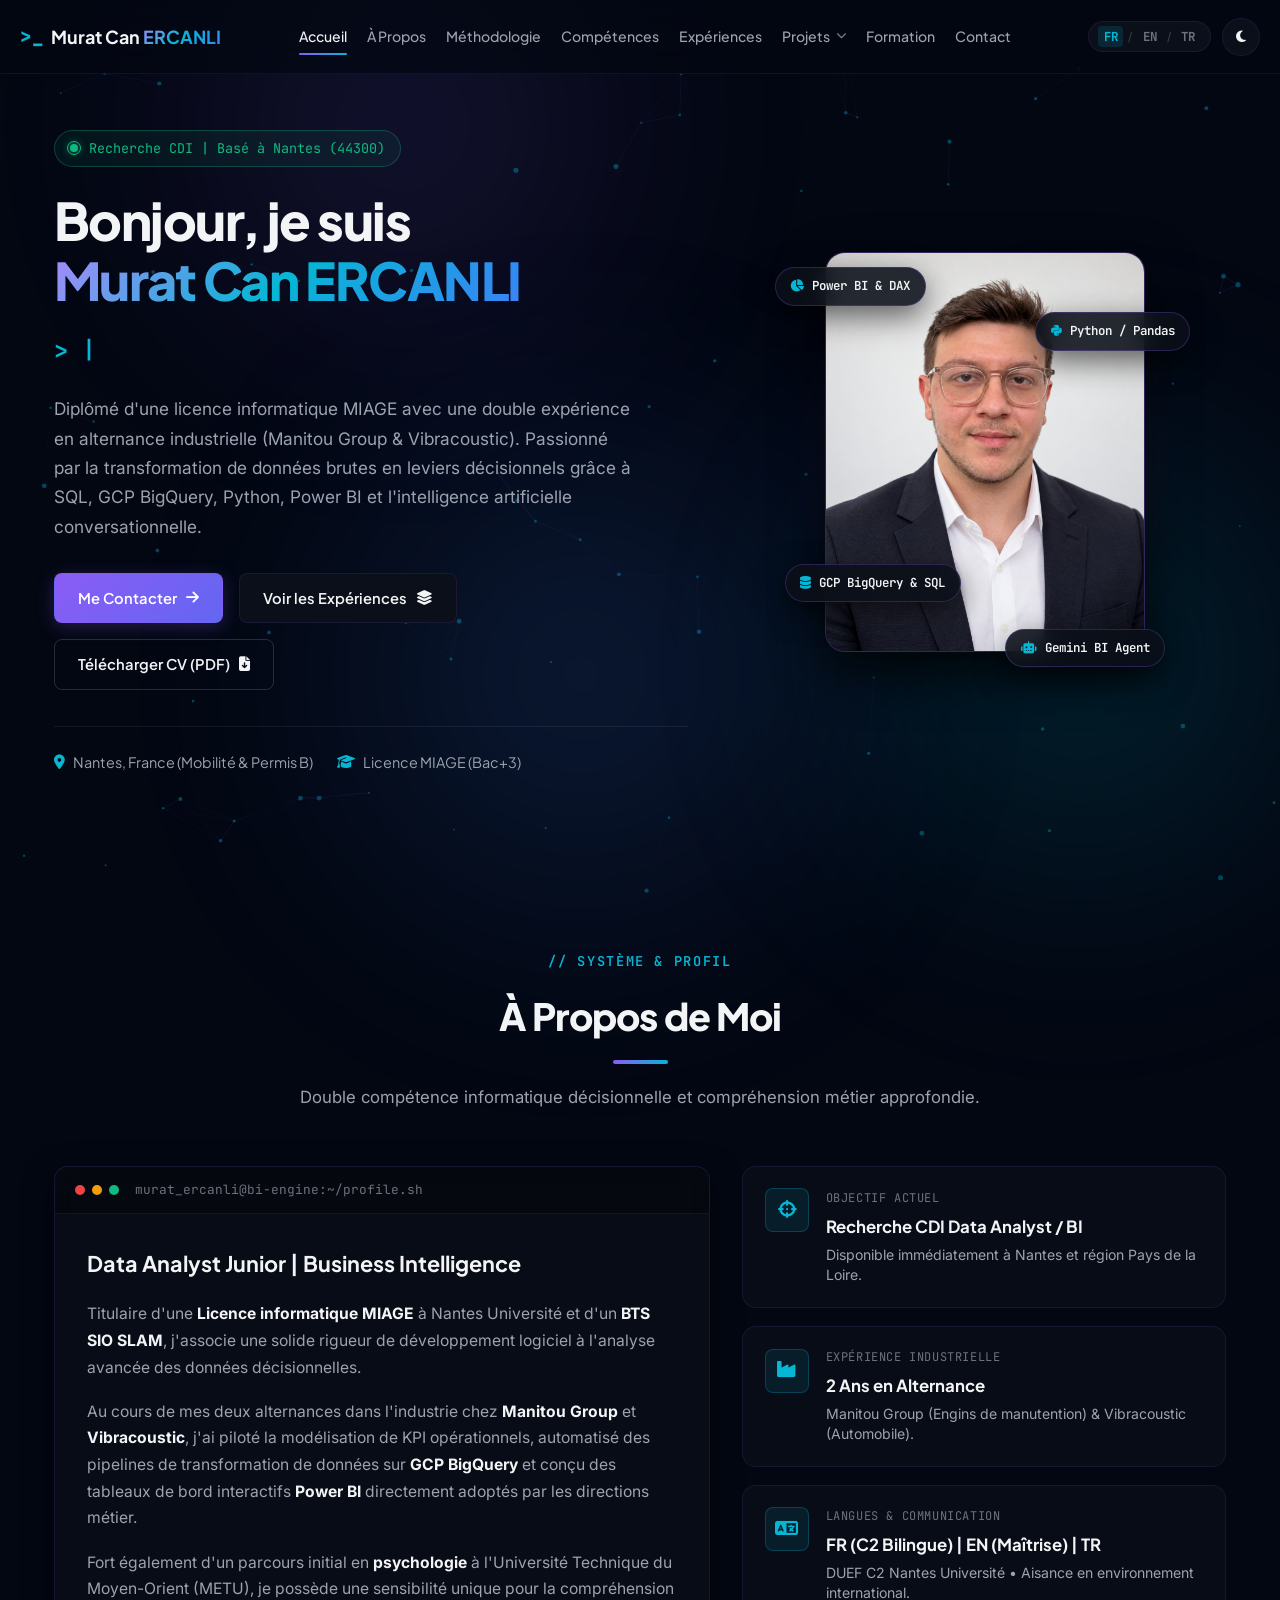
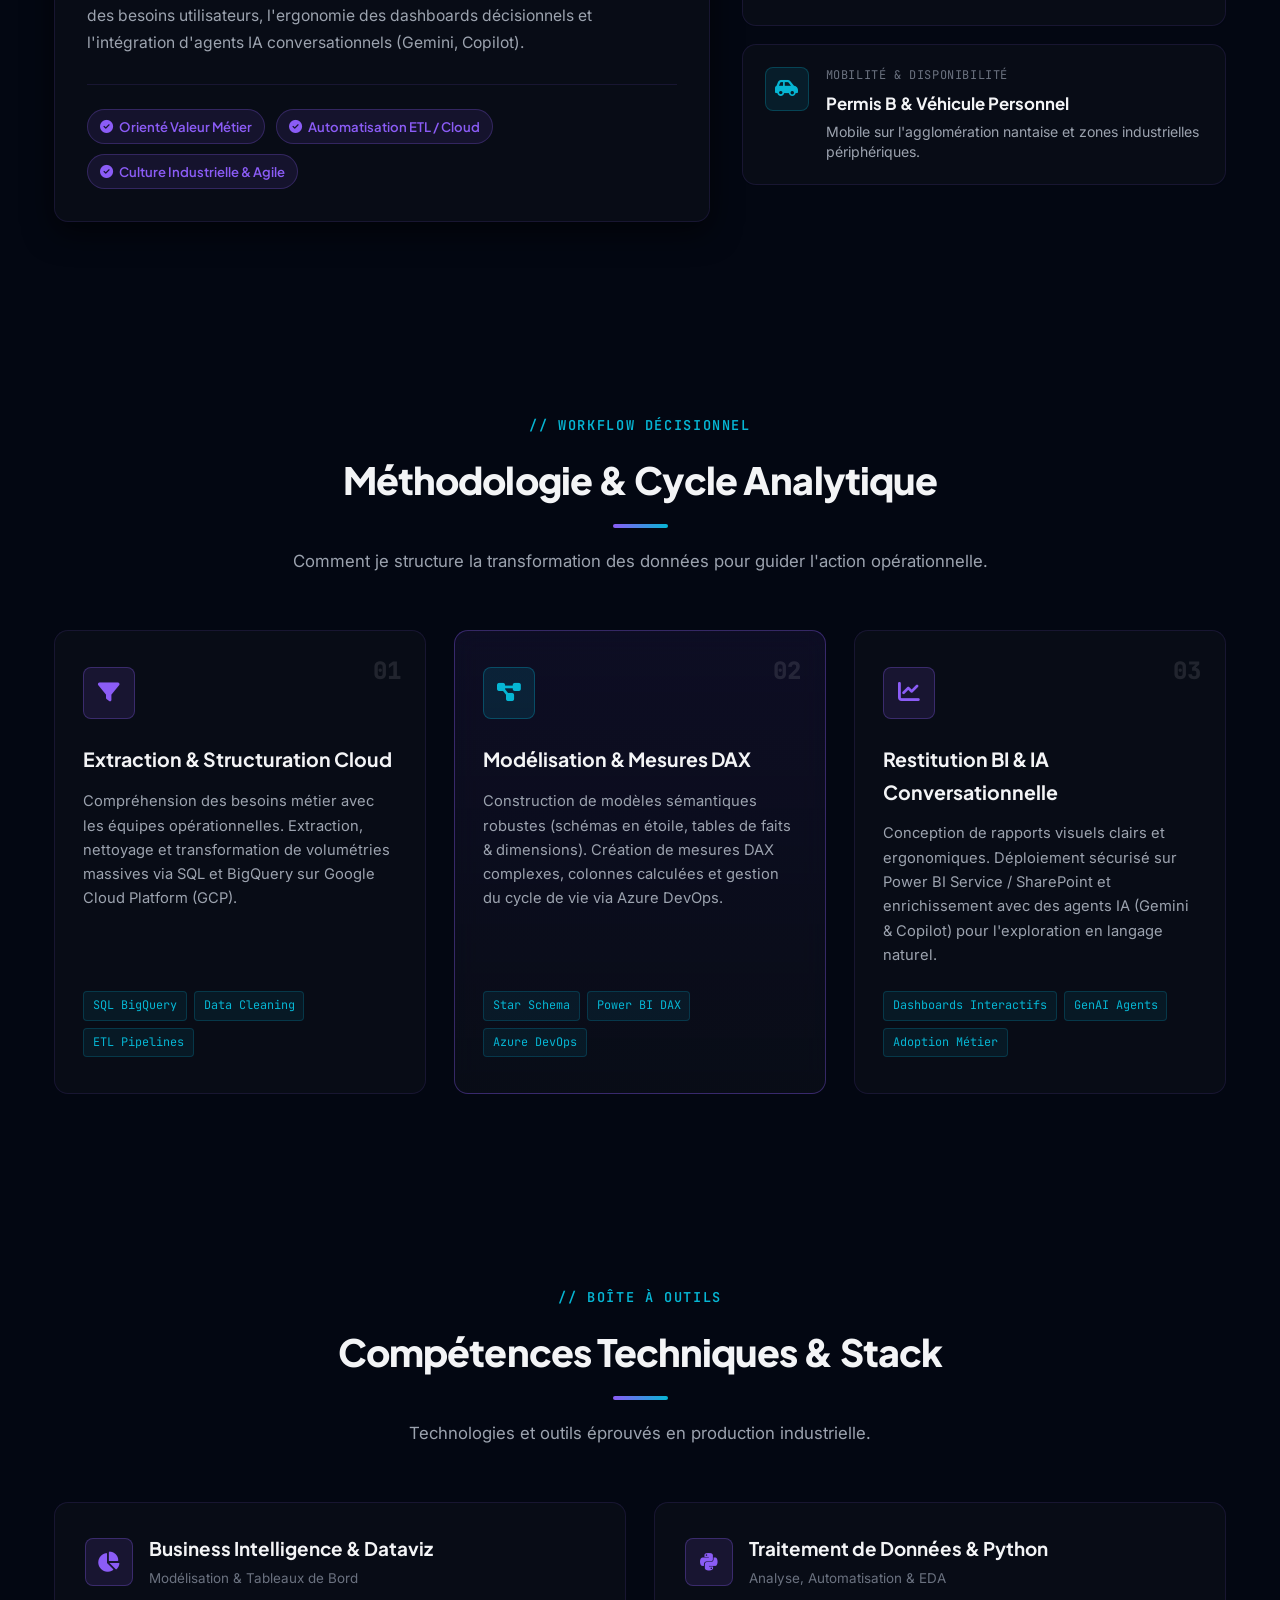
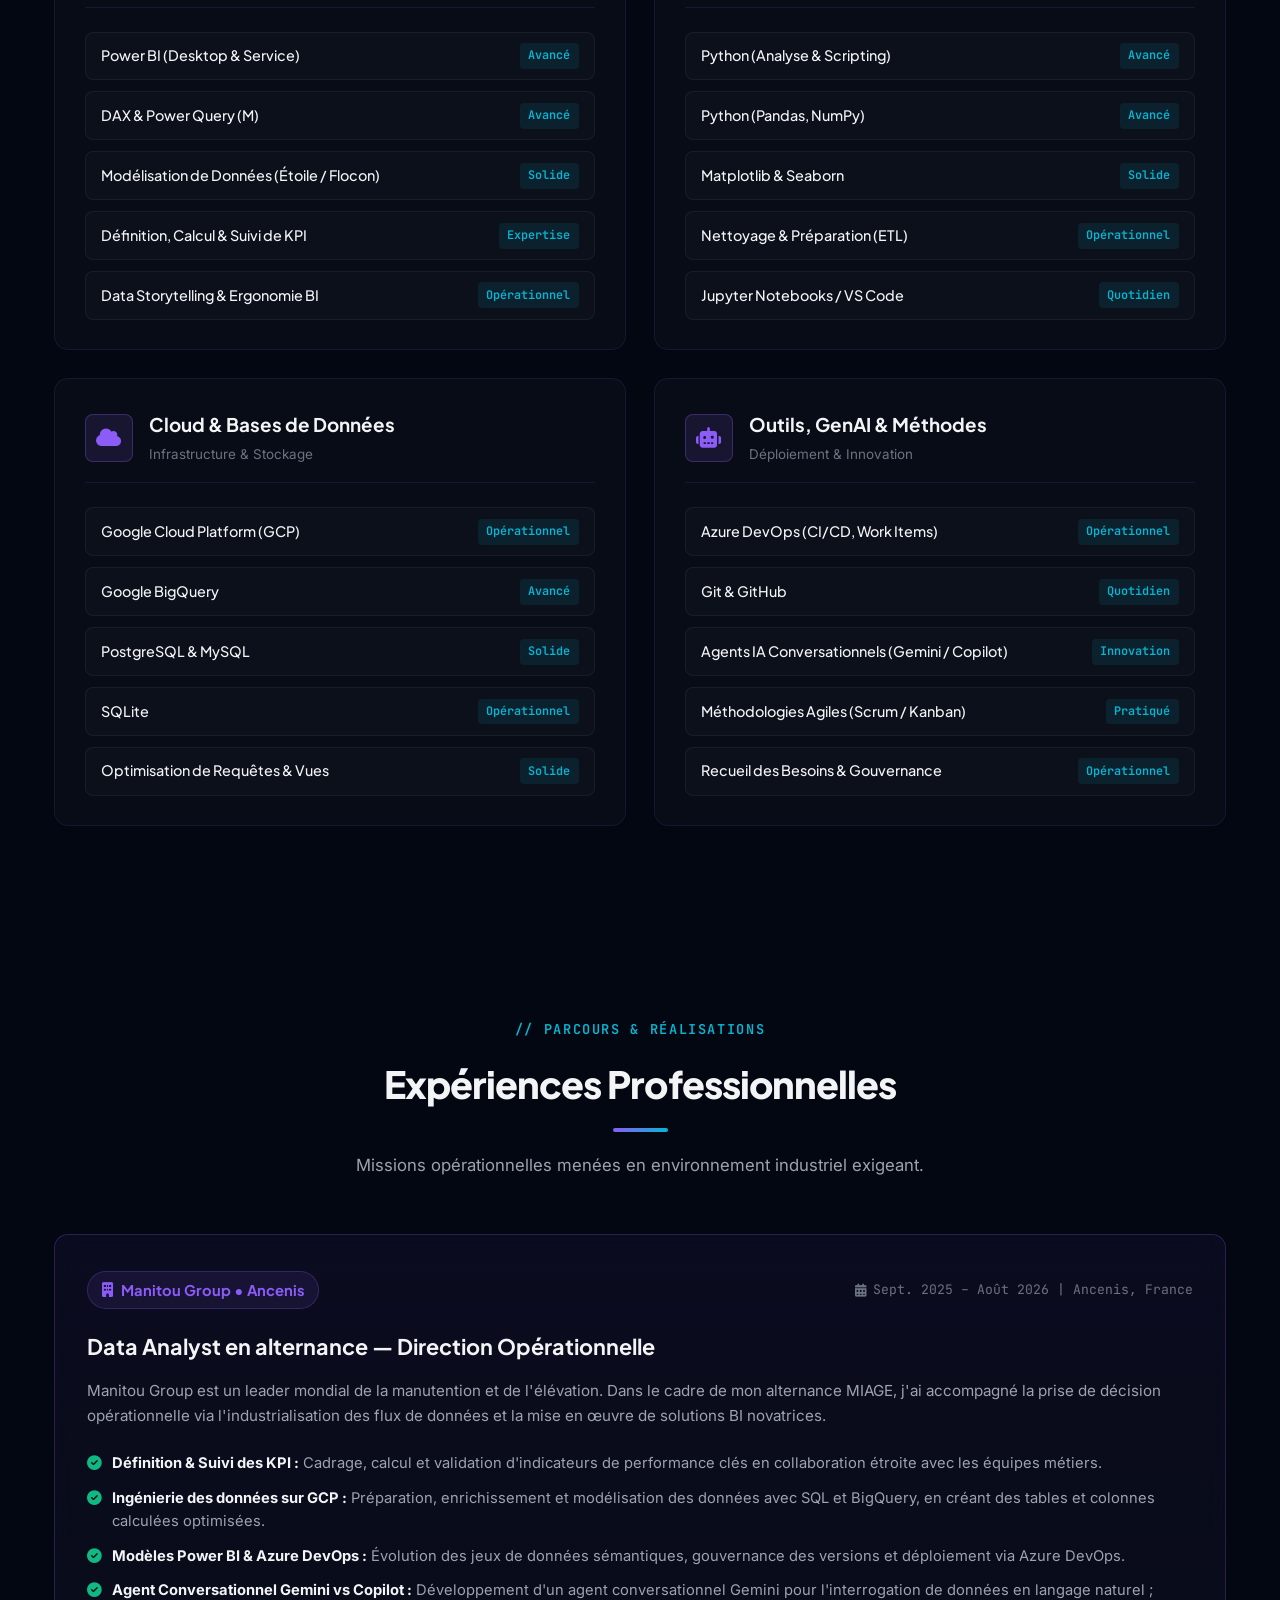
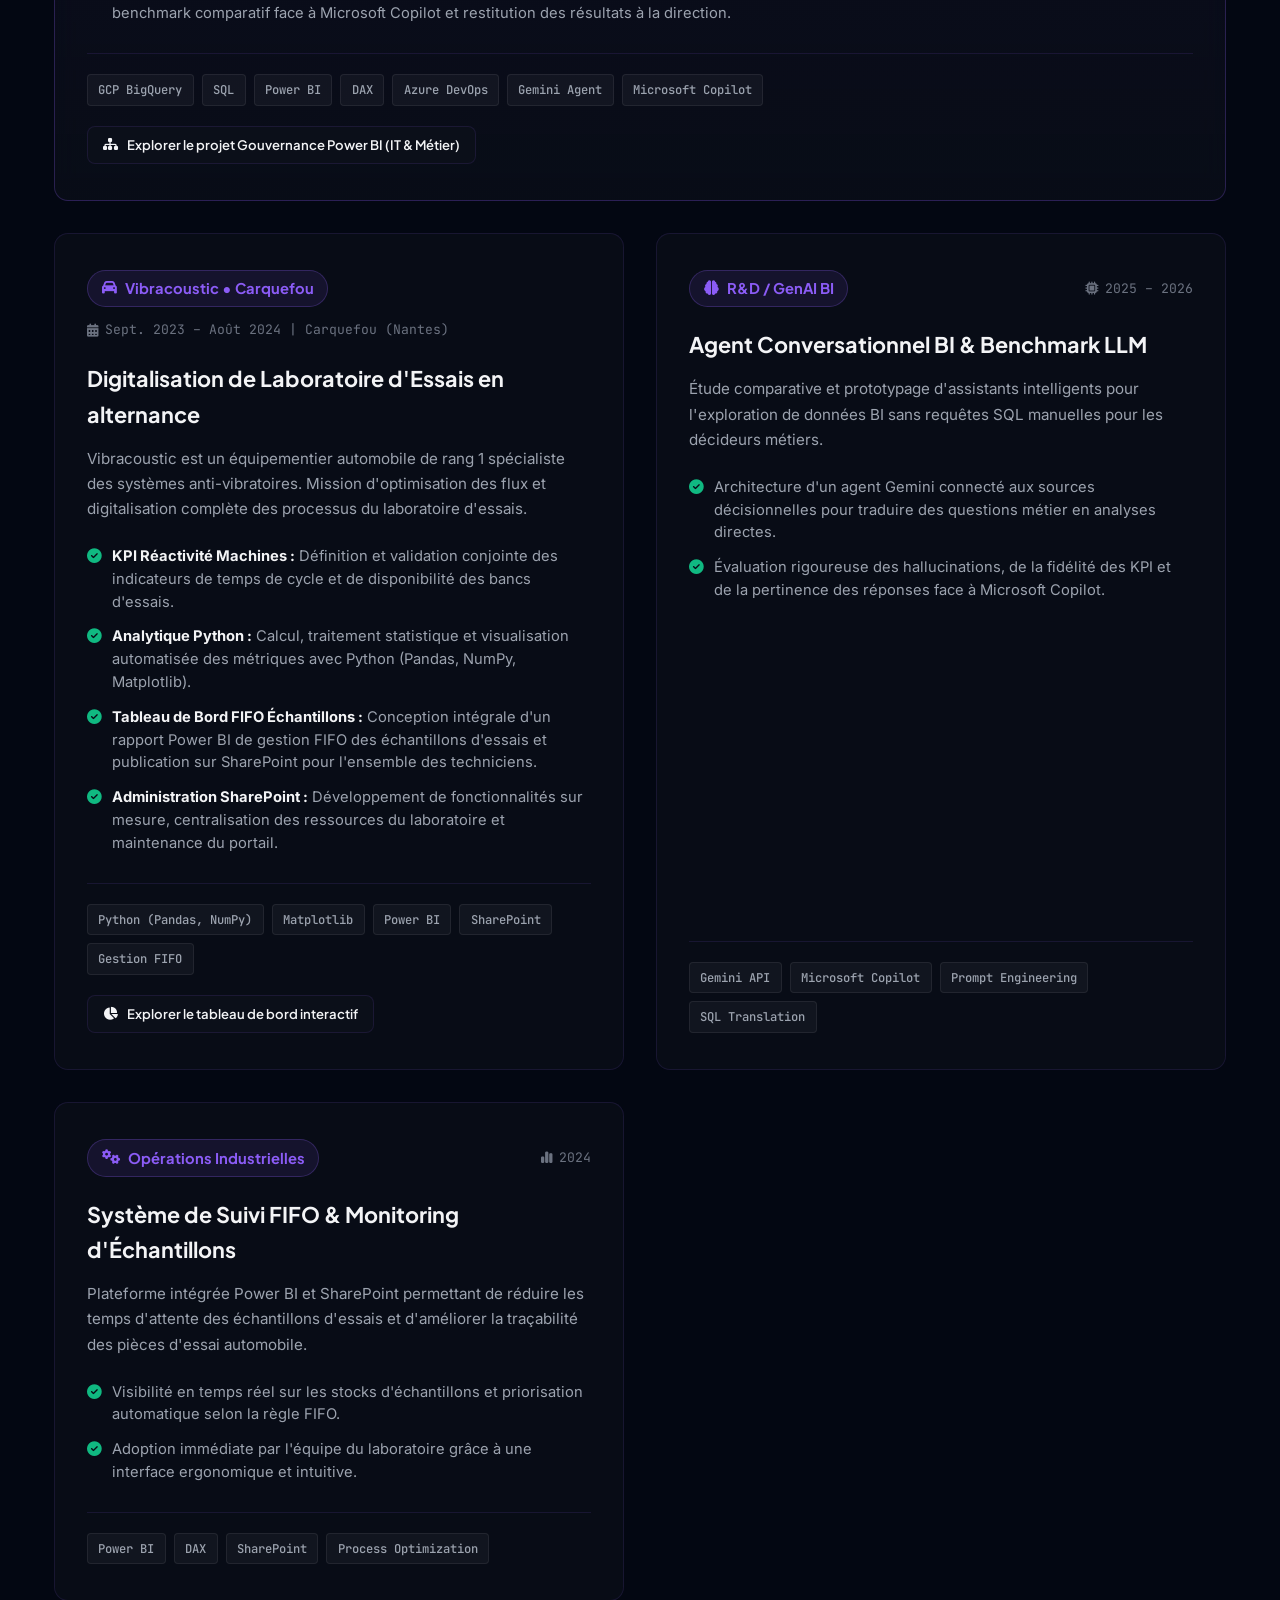
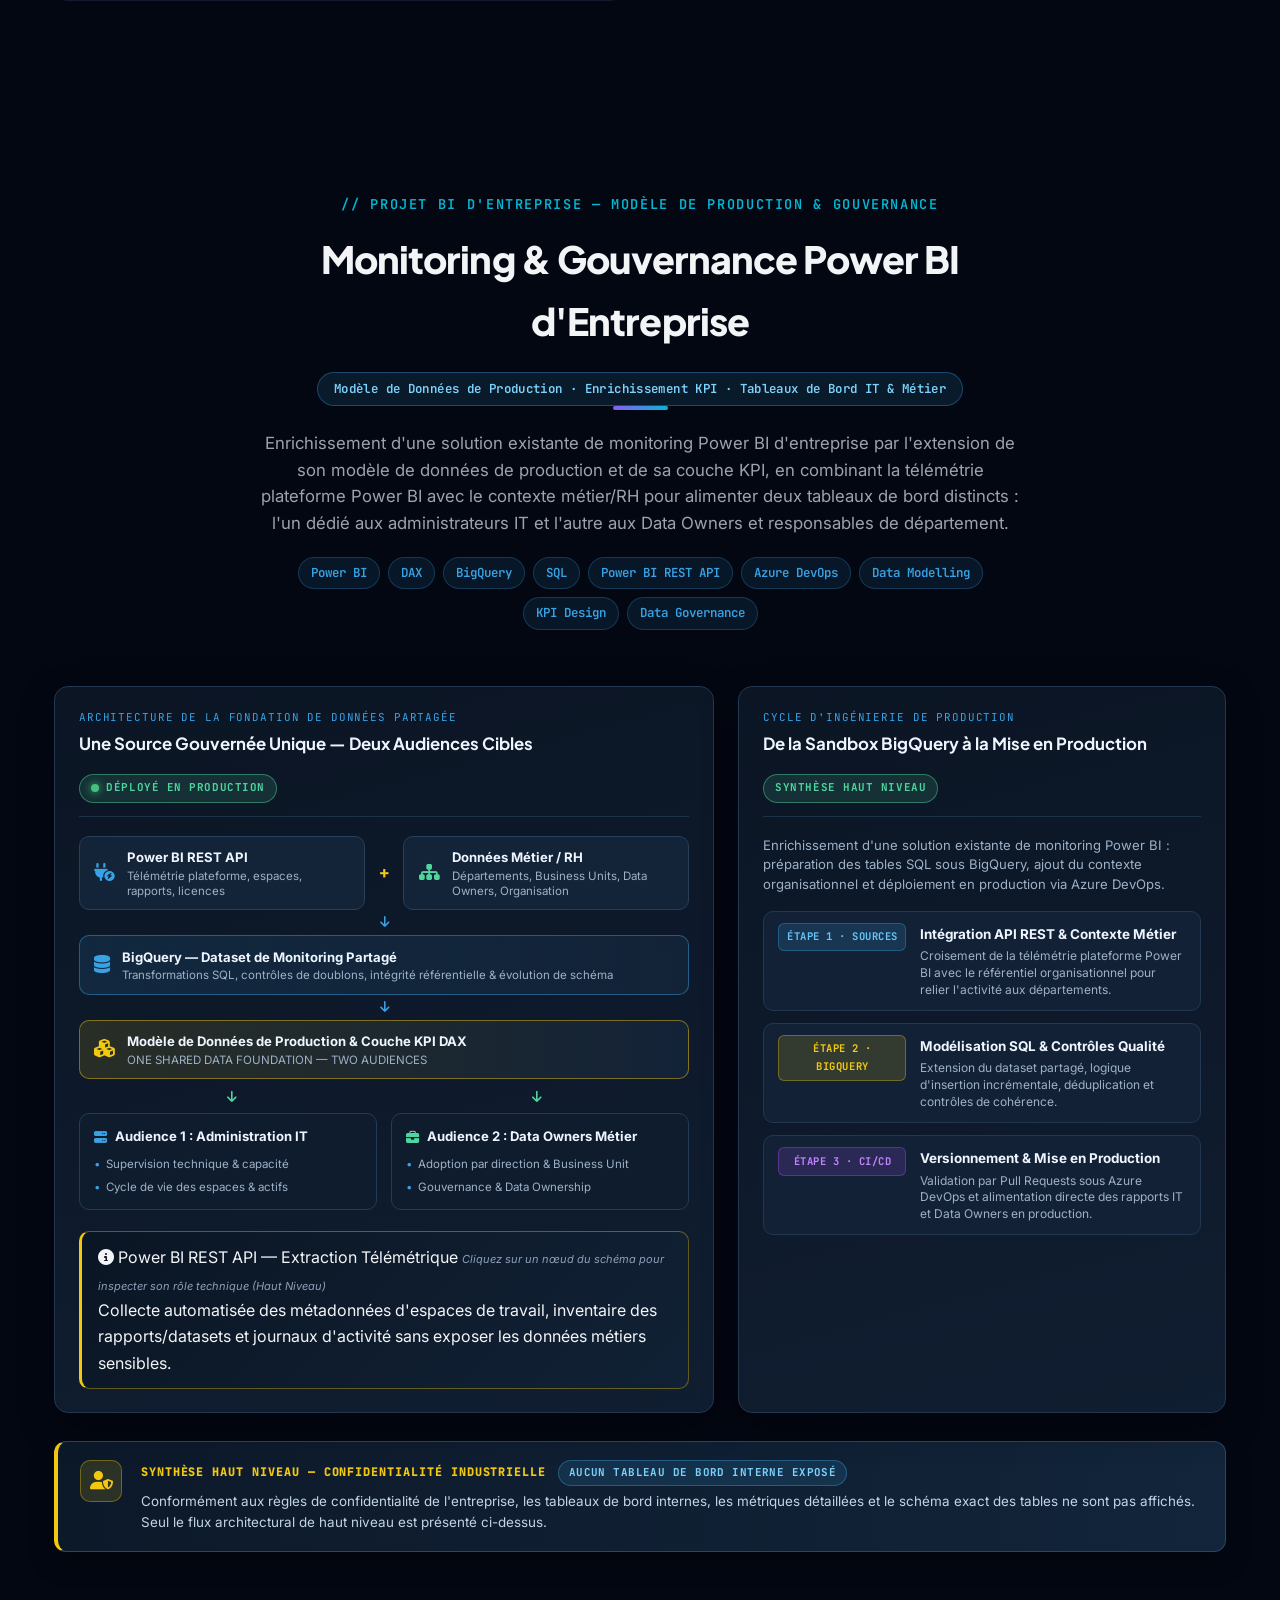
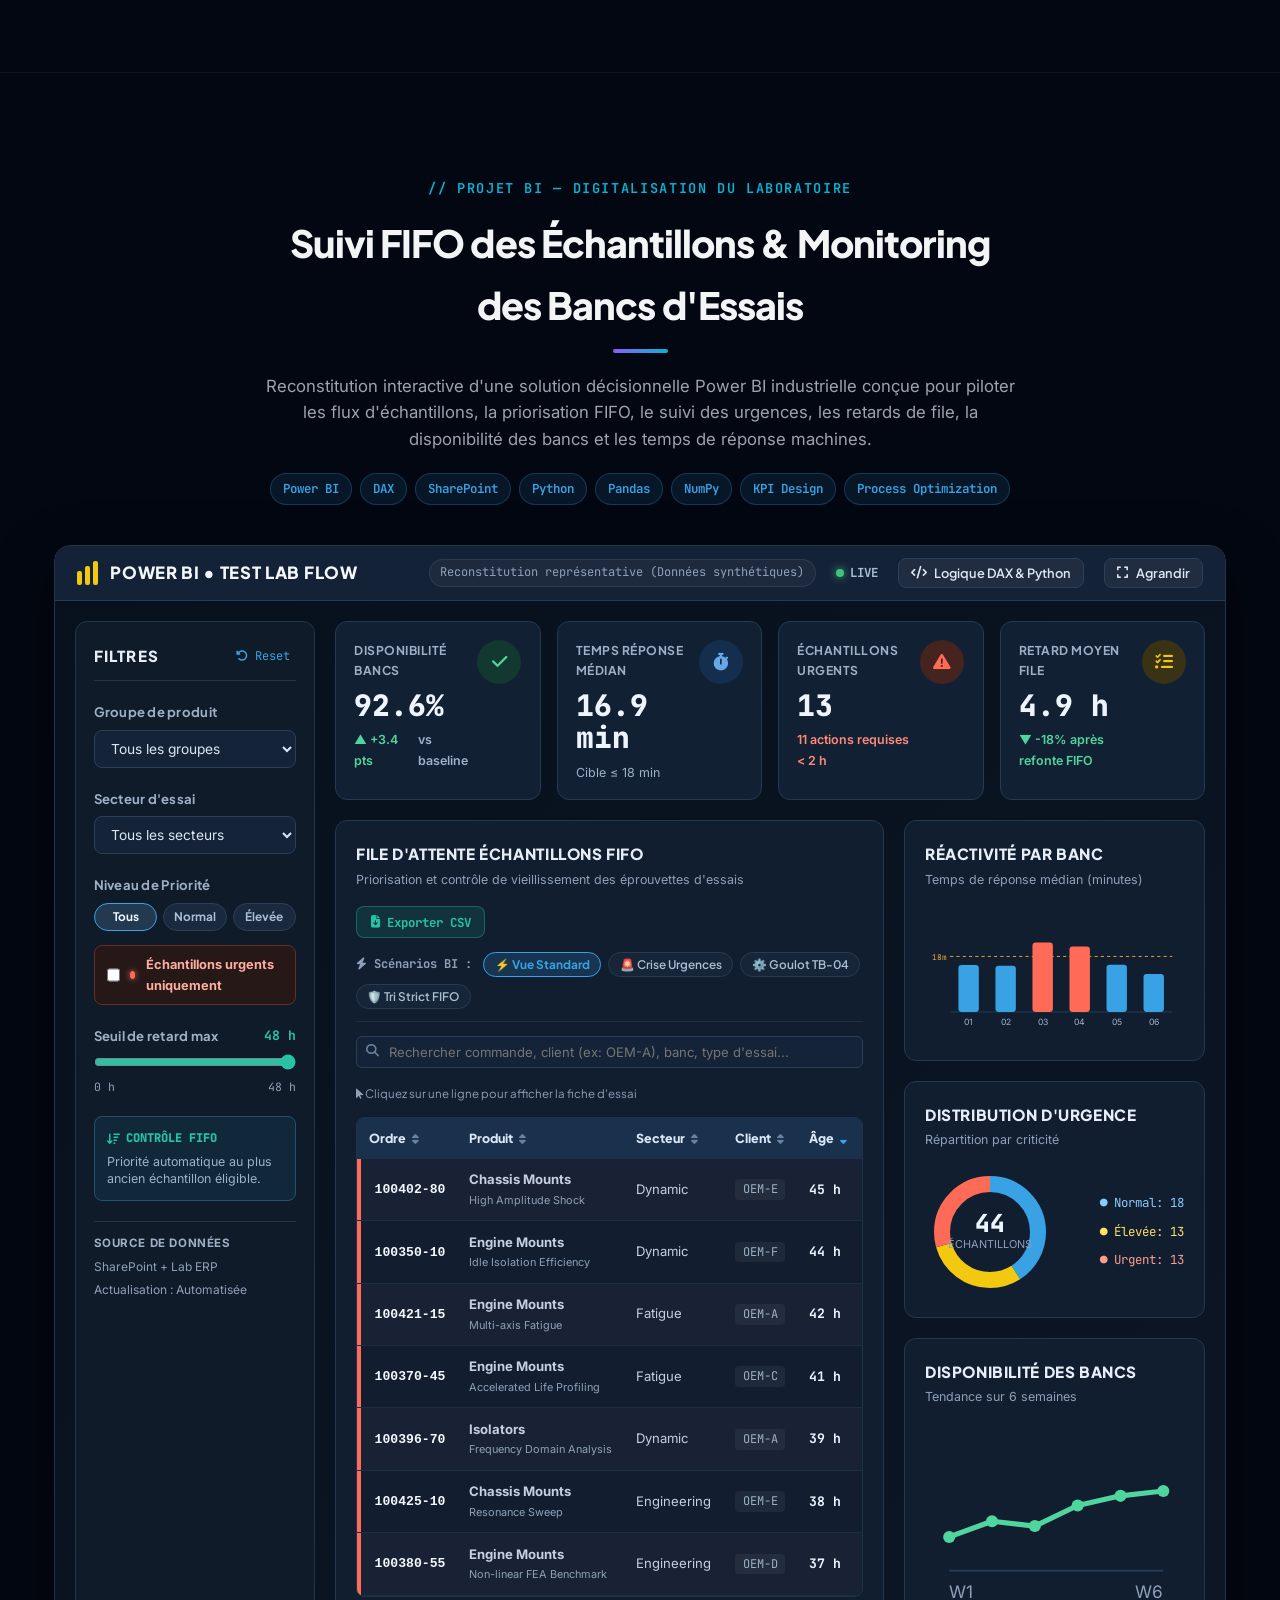
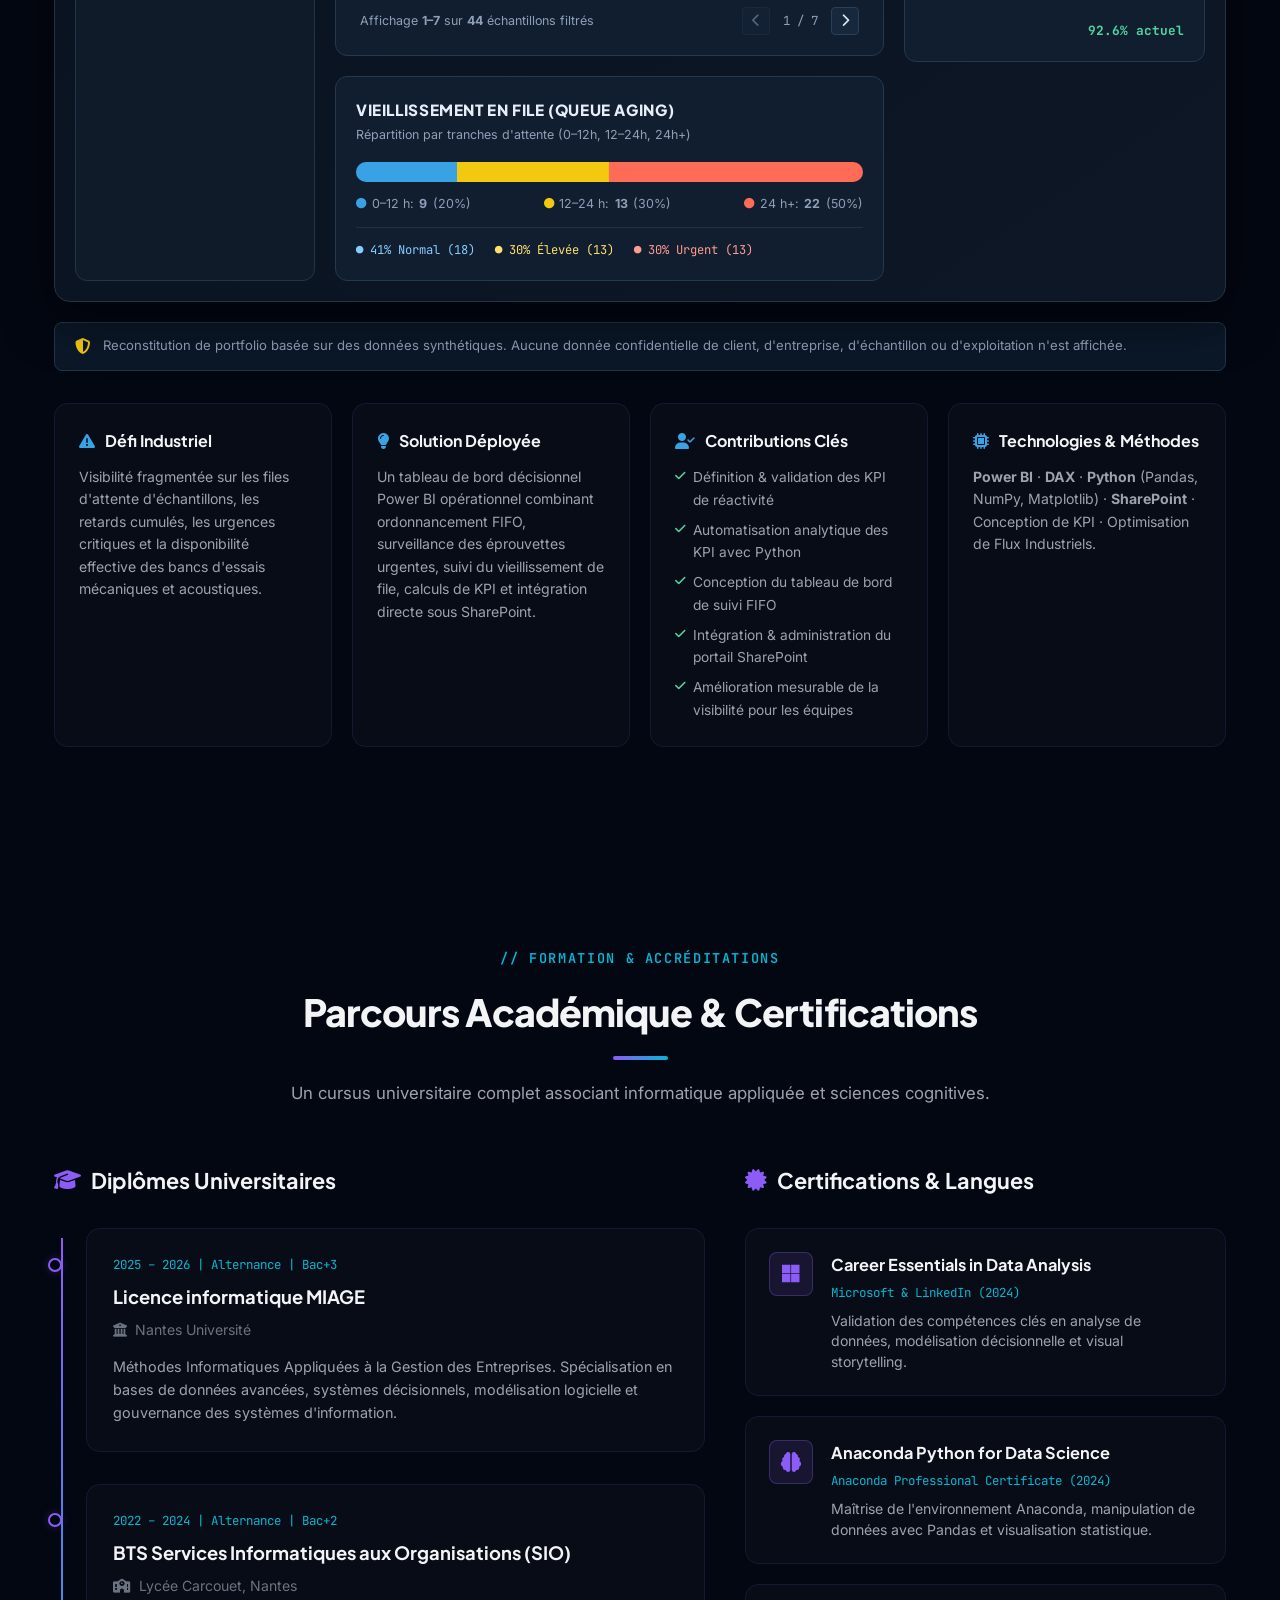
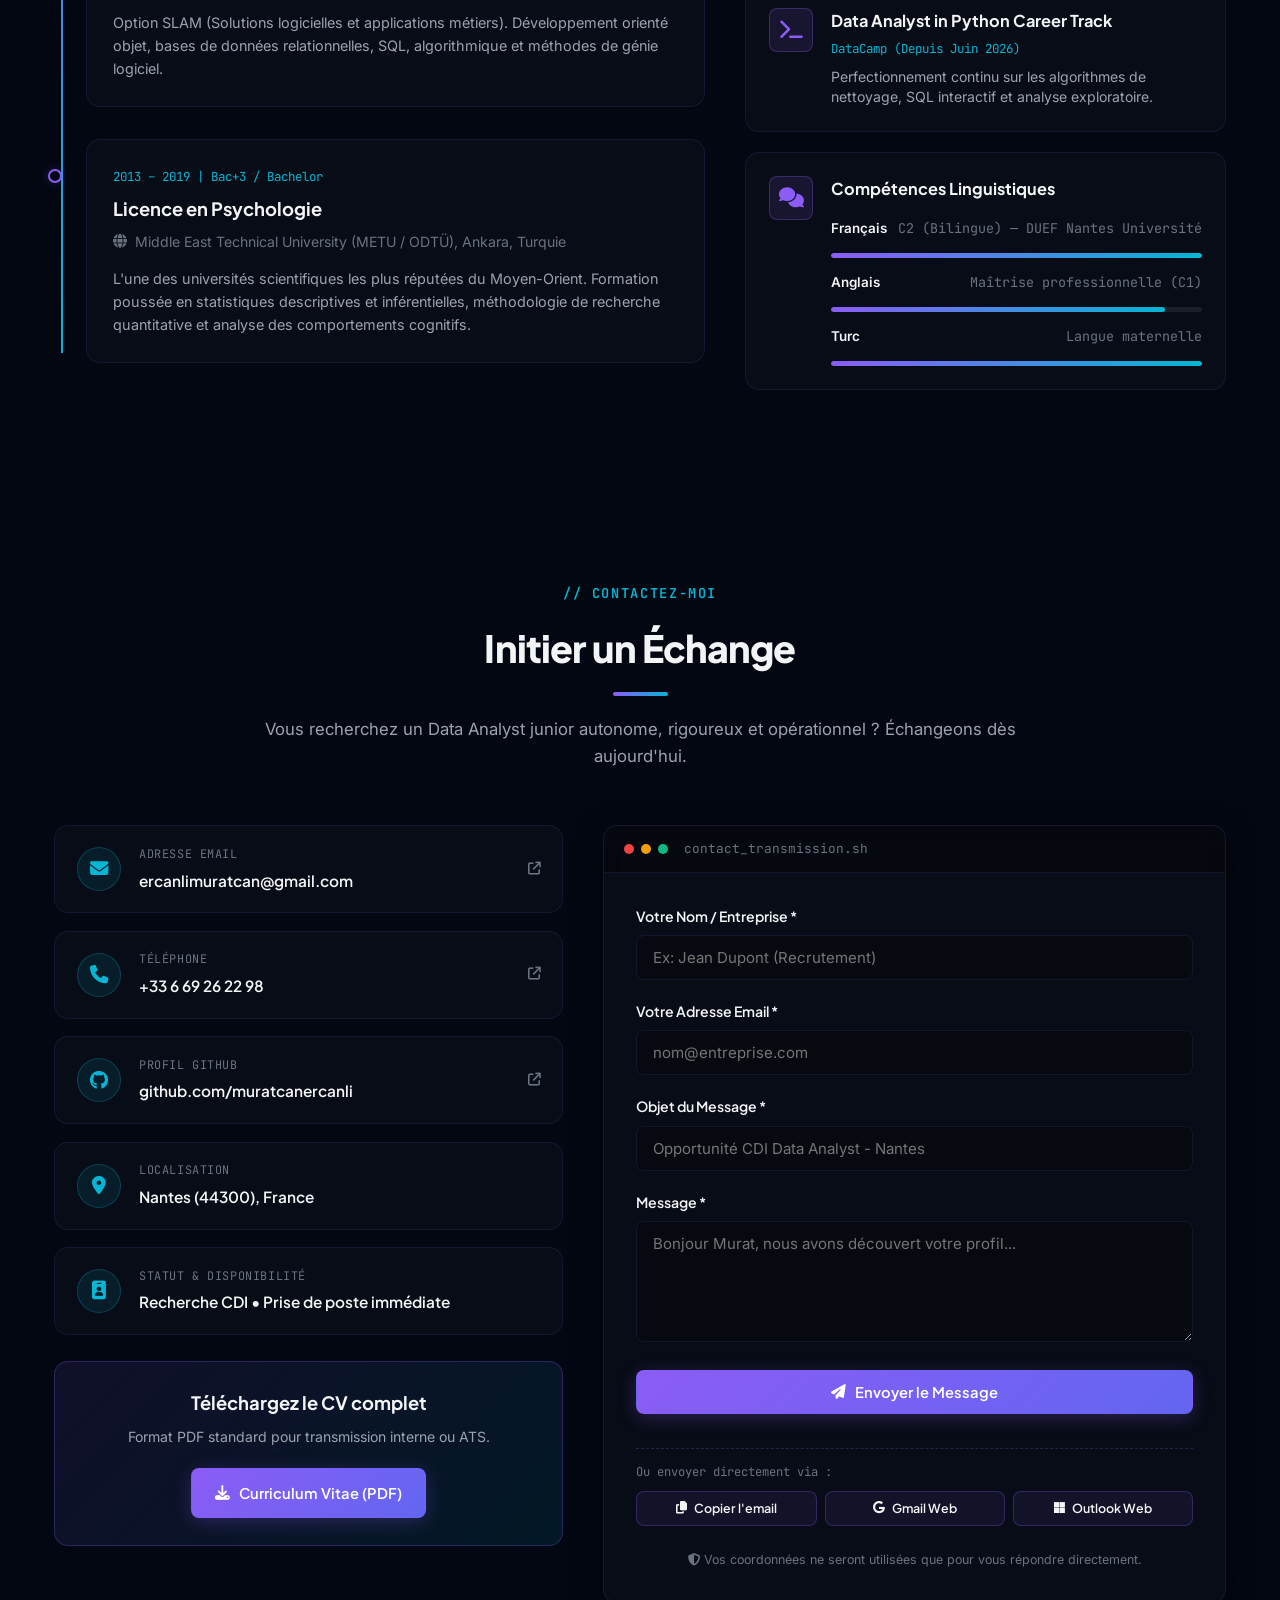
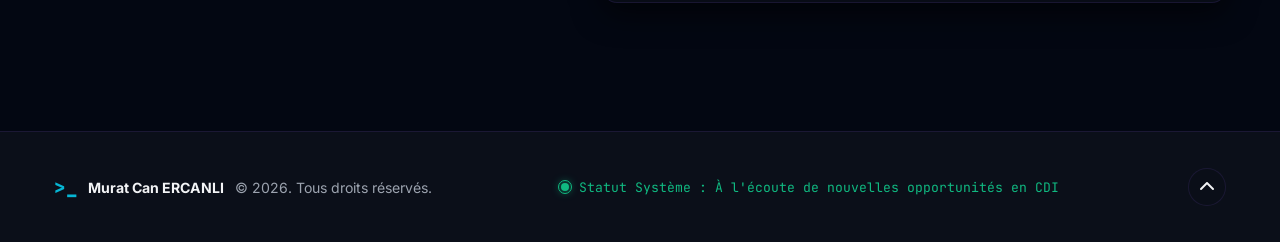
<file: index.html>
<!DOCTYPE html>
<html lang="fr">
<head>
    <meta charset="UTF-8">
    <meta name="viewport" content="width=device-width, initial-scale=1.0">
    <title>Murat Can ERCANLI | Data Analyst & Business Intelligence</title>
    <meta name="description" content="Portfolio de Murat Can ERCANLI - Data Analyst Junior & Business Intelligence spécialisé en Power BI, SQL, Python, GCP BigQuery et solutions décisionnelles.">
    <meta name="keywords" content="Murat Can ERCANLI, Data Analyst, Business Intelligence, Power BI, SQL, Python, BigQuery, GCP, Nantes, Portfolio">
    <meta name="author" content="Murat Can ERCANLI">
    <meta name="robots" content="index, follow">

    <link rel="canonical" href="https://muratcanercanli.github.io/">

    <!-- Open Graph / Social Media -->
    <meta property="og:title" content="Murat Can ERCANLI | Data Analyst & Business Intelligence">
    <meta property="og:description" content="Portfolio de Murat Can ERCANLI - Data Analyst Junior spécialisé en Power BI, BigQuery, SQL et Python.">
    <meta property="og:url" content="https://muratcanercanli.github.io/">
    <meta property="og:type" content="website">
    <meta property="og:image" content="murat_profile.png">

    <!-- Google Fonts: Plus Jakarta Sans for UI, Inter for body, JetBrains Mono for telemetry -->
    <link rel="preconnect" href="https://fonts.googleapis.com">
    <link rel="preconnect" href="https://fonts.gstatic.com" crossorigin>
    <link href="https://fonts.googleapis.com/css2?family=Inter:wght@300;400;500;600;700&family=JetBrains+Mono:wght@400;500;600;700&family=Plus+Jakarta+Sans:wght@400;500;600;700;800&display=swap" rel="stylesheet">
    
    <!-- Font Awesome Icons -->
    <link rel="stylesheet" href="https://cdnjs.cloudflare.com/ajax/libs/font-awesome/6.5.1/css/all.min.css">
    
    <!-- Custom Styles -->
    <link rel="stylesheet" href="styles.css?v=20261108">

    <!-- JSON-LD Structured Data -->
    <script type="application/ld+json">
    {
      "@context": "https://schema.org",
      "@type": "Person",
      "name": "Murat Can ERCANLI",
      "jobTitle": "Data Analyst & Business Intelligence Specialist",
      "url": "https://muratcanercanli.github.io/",
      "sameAs": [
        "https://github.com/muratcanercanli"
      ],
      "address": {
        "@type": "PostalAddress",
        "addressLocality": "Nantes",
        "postalCode": "44300",
        "addressCountry": "FR"
      },
      "email": "ercanlimuratcan@gmail.com",
      "telephone": "+33669262298"
    }
    </script>
</head>
<body>
    <!-- Background Canvas Mesh & Ambient Glow Orbs -->
    <div class="canvas-grid">
        <canvas id="canvas-particles"></canvas>
    </div>
    <div class="glow-orb orb-1"></div>
    <div class="glow-orb orb-2"></div>
    <div class="glow-orb orb-3"></div>

    <!-- Navigation Header -->
    <nav class="navbar" id="navbar">
        <div class="nav-container">
            <div class="nav-logo">
                <a href="#home">
                    <span class="logo-terminal">&gt;_</span>
                    <span class="logo-name">Murat Can <span class="highlight">ERCANLI</span></span>
                </a>
            </div>

            <ul class="nav-menu" id="nav-menu">
                <li class="nav-item"><a href="#home" class="nav-link" data-i18n="nav.home">Accueil</a></li>
                <li class="nav-item"><a href="#about" class="nav-link" data-i18n="nav.about">À Propos</a></li>
                <li class="nav-item"><a href="#frameworks" class="nav-link" data-i18n="nav.workflow">Méthodologie</a></li>
                <li class="nav-item"><a href="#skills" class="nav-link" data-i18n="nav.toolkit">Compétences</a></li>
                <li class="nav-item"><a href="#projects" class="nav-link" data-i18n="nav.experience">Expériences</a></li>
                <li class="nav-item nav-dropdown">
                    <a href="#bi-governance" class="nav-link nav-dropdown-toggle" id="nav-projects-link">
                        <span data-i18n="nav.projectsMenu">Projets</span>
                        <i class="fas fa-chevron-down nav-caret"></i>
                    </a>
                    <ul class="nav-dropdown-menu" aria-label="Projects submenu">
                        <li>
                            <a href="#bi-governance" class="nav-dropdown-item">
                                <i class="fas fa-sitemap"></i>
                                <span data-i18n="nav.bigov">Gouvernance Power BI (IT &amp; Métier)</span>
                            </a>
                        </li>
                        <li>
                            <a href="#bi-project" class="nav-dropdown-item">
                                <i class="fas fa-chart-pie"></i>
                                <span data-i18n="nav.biproject">Laboratoire FIFO &amp; Bancs d'Essais</span>
                            </a>
                        </li>
                    </ul>
                </li>
                <li class="nav-item"><a href="#education" class="nav-link" data-i18n="nav.credentials">Formation</a></li>
                <li class="nav-item"><a href="#contact" class="nav-link" data-i18n="nav.contact">Contact</a></li>
            </ul>

            <div class="nav-actions">
                <!-- Language Switcher Pill (FR / EN / TR) -->
                <div class="lang-switch" id="lang-switch" title="Changer de langue / Switch language / Dili değiştir">
                    <button class="lang-btn active" data-lang="fr">FR</button>
                    <span class="lang-divider">/</span>
                    <button class="lang-btn" data-lang="en">EN</button>
                    <span class="lang-divider">/</span>
                    <button class="lang-btn" data-lang="tr">TR</button>
                </div>

                <!-- Theme Toggle Button -->
                <button class="theme-toggle-btn" id="theme-toggle" aria-label="Toggle Theme" title="Thème clair / sombre">
                    <i class="fas fa-moon"></i>
                </button>

                <!-- Mobile Menu Hamburger -->
                <div class="nav-toggle" id="mobile-menu" aria-label="Open menu">
                    <span class="bar"></span>
                    <span class="bar"></span>
                    <span class="bar"></span>
                </div>
            </div>
        </div>
        <div class="scroll-progress-bar" id="scroll-bar"></div>
    </nav>

    <!-- Hero Section -->
    <section id="home" class="hero">
        <div class="container">
            <div class="hero-content">
                <div class="hero-text">
                    <div class="hero-badge">
                        <span class="pulse-dot"></span>
                        <span data-i18n="hero.badge">Recherche CDI | Basé à Nantes (44300)</span>
                    </div>

                    <h1 class="hero-title">
                        <span data-i18n="hero.greeting">Bonjour, je suis</span> <br>
                        <span class="highlight">Murat Can ERCANLI</span>
                    </h1>

                    <div class="typewriter-container">
                        <span class="code-symbol">&gt;&nbsp;</span>
                        <h2 class="hero-subtitle" id="typewriter-text">Data Analyst Junior</h2>
                    </div>

                    <p class="hero-description" data-i18n="hero.description">
                        Diplômé d'une licence informatique MIAGE avec une double expérience en alternance industrielle (Manitou Group &amp; Vibracoustic). Passionné par la transformation de données brutes en leviers décisionnels grâce à SQL, GCP BigQuery, Python, Power BI et l'intelligence artificielle conversationnelle.
                    </p>

                    <div class="hero-buttons">
                        <a href="#contact" class="btn btn-primary">
                            <span data-i18n="hero.btnContact">Me Contacter</span>
                            <i class="fas fa-arrow-right"></i>
                        </a>
                        <a href="#projects" class="btn btn-secondary">
                            <span data-i18n="hero.btnProjects">Voir les Expériences</span>
                            <i class="fas fa-layer-group"></i>
                        </a>
                        <a href="CV_MuratCanERCANLI.pdf" target="_blank" rel="noopener noreferrer" class="btn btn-outline" download>
                            <span data-i18n="hero.btnResume">Télécharger CV (PDF)</span>
                            <i class="fas fa-file-arrow-down"></i>
                        </a>
                    </div>

                    <div class="hero-quick-meta">
                        <div class="meta-item">
                            <i class="fas fa-location-dot"></i>
                            <span data-i18n="hero.metaLocation">Nantes, France (Mobilité &amp; Permis B)</span>
                        </div>
                        <div class="meta-item">
                            <i class="fas fa-graduation-cap"></i>
                            <span data-i18n="hero.metaDegree">Licence MIAGE (Bac+3)</span>
                        </div>
                    </div>
                </div>

                <div class="hero-image-wrapper">
                    <div class="hero-portrait-card">
                        <div class="portrait-glow"></div>
                        <div class="portrait-frame">
                            <img src="murat_profile.png" alt="Photo de profil Murat Can ERCANLI" class="portrait-img">
                        </div>

                        <!-- Floating Telemetry Nodes -->
                        <div class="telemetry-node node-1">
                            <i class="fas fa-chart-pie"></i>
                            <span>Power BI &amp; DAX</span>
                        </div>
                        <div class="telemetry-node node-2">
                            <i class="fas fa-database"></i>
                            <span>GCP BigQuery &amp; SQL</span>
                        </div>
                        <div class="telemetry-node node-3">
                            <i class="fab fa-python"></i>
                            <span>Python / Pandas</span>
                        </div>
                        <div class="telemetry-node node-4">
                            <i class="fas fa-robot"></i>
                            <span>Gemini BI Agent</span>
                        </div>
                    </div>
                </div>
            </div>
        </div>
    </section>

    <!-- Personal Telemetry (About Me) Section -->
    <section id="about" class="telemetry-section">
        <div class="container">
            <div class="section-header">
                <div class="section-tag" data-i18n="about.tag">// SYSTÈME &amp; PROFIL</div>
                <h2 class="section-title" data-i18n="about.title">À Propos de Moi</h2>
                <div class="section-divider"></div>
                <p class="section-subtitle" data-i18n="about.subtitle">Double compétence informatique décisionnelle et compréhension métier approfondie.</p>
            </div>

            <div class="telemetry-grid">
                <!-- Left Column: Biography Console -->
                <div class="telemetry-bio-card">
                    <div class="bio-card-header">
                        <div class="terminal-dots">
                            <span class="dot red"></span>
                            <span class="dot yellow"></span>
                            <span class="dot green"></span>
                        </div>
                        <span class="terminal-title">murat_ercanli@bi-engine:~/profile.sh</span>
                    </div>
                    <div class="bio-card-body">
                        <h3 class="bio-heading" data-i18n="about.bioHeading">Data Analyst Junior | Business Intelligence</h3>
                        
                        <p class="bio-text" data-i18n="about.bioP1">
                            Titulaire d'une <strong>Licence informatique MIAGE</strong> à Nantes Université et d'un <strong>BTS SIO SLAM</strong>, j'associe une solide rigueur de développement logiciel à l'analyse avancée des données décisionnelles.
                        </p>
                        <p class="bio-text" data-i18n="about.bioP2">
                            Au cours de mes deux alternances dans l'industrie chez <strong>Manitou Group</strong> et <strong>Vibracoustic</strong>, j'ai piloté la modélisation de KPI opérationnels, automatisé des pipelines de transformation de données sur <strong>GCP BigQuery</strong> et conçu des tableaux de bord interactifs <strong>Power BI</strong> directement adoptés par les directions métier.
                        </p>
                        <p class="bio-text" data-i18n="about.bioP3">
                            Fort également d'un parcours initial en <strong>psychologie</strong> à l'Université Technique du Moyen-Orient (METU), je possède une sensibilité unique pour la compréhension des besoins utilisateurs, l'ergonomie des dashboards décisionnels et l'intégration d'agents IA conversationnels (Gemini, Copilot).
                        </p>

                        <div class="bio-badges">
                            <span class="badge"><i class="fas fa-check-circle"></i> <span data-i18n="about.badge1">Orienté Valeur Métier</span></span>
                            <span class="badge"><i class="fas fa-check-circle"></i> <span data-i18n="about.badge2">Automatisation ETL / Cloud</span></span>
                            <span class="badge"><i class="fas fa-check-circle"></i> <span data-i18n="about.badge3">Culture Industrielle &amp; Agile</span></span>
                        </div>
                    </div>
                </div>

                <!-- Right Column: Specs & Highlights Grid -->
                <div class="telemetry-specs-wrapper">
                    <div class="spec-card">
                        <div class="spec-icon"><i class="fas fa-crosshairs"></i></div>
                        <div class="spec-content">
                            <span class="spec-label" data-i18n="about.specGoalLabel">Objectif Actuel</span>
                            <h4 class="spec-value" data-i18n="about.specGoalVal">Recherche CDI Data Analyst / BI</h4>
                            <p class="spec-desc" data-i18n="about.specGoalDesc">Disponible immédiatement à Nantes et région Pays de la Loire.</p>
                        </div>
                    </div>

                    <div class="spec-card">
                        <div class="spec-icon"><i class="fas fa-industry"></i></div>
                        <div class="spec-content">
                            <span class="spec-label" data-i18n="about.specExpLabel">Expérience Industrielle</span>
                            <h4 class="spec-value" data-i18n="about.specExpVal">2 Ans en Alternance</h4>
                            <p class="spec-desc" data-i18n="about.specExpDesc">Manitou Group (Engins de manutention) &amp; Vibracoustic (Automobile).</p>
                        </div>
                    </div>

                    <div class="spec-card">
                        <div class="spec-icon"><i class="fas fa-language"></i></div>
                        <div class="spec-content">
                            <span class="spec-label" data-i18n="about.specLangLabel">Langues &amp; Communication</span>
                            <h4 class="spec-value" data-i18n="about.specLangVal">FR (C2 Bilingue) | EN (Maîtrise) | TR</h4>
                            <p class="spec-desc" data-i18n="about.specLangDesc">DUEF C2 Nantes Université • Aisance en environnement international.</p>
                        </div>
                    </div>

                    <div class="spec-card">
                        <div class="spec-icon"><i class="fas fa-car-side"></i></div>
                        <div class="spec-content">
                            <span class="spec-label" data-i18n="about.specMobLabel">Mobilité &amp; Disponibilité</span>
                            <h4 class="spec-value" data-i18n="about.specMobVal">Permis B &amp; Véhicule Personnel</h4>
                            <p class="spec-desc" data-i18n="about.specMobDesc">Mobile sur l'agglomération nantaise et zones industrielles périphériques.</p>
                        </div>
                    </div>
                </div>
            </div>
        </div>
    </section>

    <!-- Analytics Workflow Section -->
    <section id="frameworks" class="workflow-section">
        <div class="container">
            <div class="section-header">
                <div class="section-tag" data-i18n="workflow.tag">// WORKFLOW DÉCISIONNEL</div>
                <h2 class="section-title" data-i18n="workflow.title">Méthodologie &amp; Cycle Analytique</h2>
                <div class="section-divider"></div>
                <p class="section-subtitle" data-i18n="workflow.subtitle">Comment je structure la transformation des données pour guider l'action opérationnelle.</p>
            </div>

            <div class="workflow-grid">
                <!-- Step 1 -->
                <div class="workflow-card">
                    <div class="workflow-step-num">01</div>
                    <div class="workflow-icon"><i class="fas fa-filter"></i></div>
                    <h3 class="workflow-card-title" data-i18n="workflow.step1Title">Extraction &amp; Structuration Cloud</h3>
                    <p class="workflow-card-desc" data-i18n="workflow.step1Desc">
                        Compréhension des besoins métier avec les équipes opérationnelles. Extraction, nettoyage et transformation de volumétries massives via SQL et BigQuery sur Google Cloud Platform (GCP).
                    </p>
                    <div class="workflow-tags">
                        <span>SQL BigQuery</span>
                        <span>Data Cleaning</span>
                        <span>ETL Pipelines</span>
                    </div>
                </div>

                <!-- Step 2 -->
                <div class="workflow-card highlighted-step">
                    <div class="workflow-step-num">02</div>
                    <div class="workflow-icon"><i class="fas fa-project-diagram"></i></div>
                    <h3 class="workflow-card-title" data-i18n="workflow.step2Title">Modélisation &amp; Mesures DAX</h3>
                    <p class="workflow-card-desc" data-i18n="workflow.step2Desc">
                        Construction de modèles sémantiques robustes (schémas en étoile, tables de faits &amp; dimensions). Création de mesures DAX complexes, colonnes calculées et gestion du cycle de vie via Azure DevOps.
                    </p>
                    <div class="workflow-tags">
                        <span>Star Schema</span>
                        <span>Power BI DAX</span>
                        <span>Azure DevOps</span>
                    </div>
                </div>

                <!-- Step 3 -->
                <div class="workflow-card">
                    <div class="workflow-step-num">03</div>
                    <div class="workflow-icon"><i class="fas fa-chart-line"></i></div>
                    <h3 class="workflow-card-title" data-i18n="workflow.step3Title">Restitution BI &amp; IA Conversationnelle</h3>
                    <p class="workflow-card-desc" data-i18n="workflow.step3Desc">
                        Conception de rapports visuels clairs et ergonomiques. Déploiement sécurisé sur Power BI Service / SharePoint et enrichissement avec des agents IA (Gemini &amp; Copilot) pour l'exploration en langage naturel.
                    </p>
                    <div class="workflow-tags">
                        <span data-i18n="workflow.tagDashboards">Tableaux de Bord</span>
                        <span>GenAI Agents</span>
                        <span data-i18n="workflow.tagAdoption">Adoption Métier</span>
                    </div>
                </div>
            </div>
        </div>
    </section>

    <!-- Skills & Analytical Toolkit Section -->
    <section id="skills" class="skills-section">
        <div class="container">
            <div class="section-header">
                <div class="section-tag" data-i18n="skills.tag">// BOÎTE À OUTILS</div>
                <h2 class="section-title" data-i18n="skills.title">Compétences Techniques &amp; Stack</h2>
                <div class="section-divider"></div>
                <p class="section-subtitle" data-i18n="skills.subtitle">Technologies et outils éprouvés en production industrielle.</p>
            </div>

            <div class="skills-grid">
                <!-- Group 1: Business Intelligence -->
                <div class="skill-category-card">
                    <div class="category-header">
                        <div class="cat-icon"><i class="fas fa-chart-pie"></i></div>
                        <div>
                            <h3 data-i18n="skills.cat1Title">Business Intelligence &amp; Dataviz</h3>
                            <span class="cat-subtitle" data-i18n="skills.cat1Sub">Modélisation &amp; Tableaux de Bord</span>
                        </div>
                    </div>
                    <div class="skill-pill-list">
                        <div class="skill-pill">
                            <span class="skill-name">Power BI (Desktop &amp; Service)</span>
                            <span class="skill-level" data-i18n="skills.lvlAdvanced">Avancé</span>
                        </div>
                        <div class="skill-pill">
                            <span class="skill-name">DAX &amp; Power Query (M)</span>
                            <span class="skill-level" data-i18n="skills.lvlAdvanced">Avancé</span>
                        </div>
                        <div class="skill-pill">
                            <span class="skill-name" data-i18n="skills.s1_3">Modélisation Étoile (Star Schema)</span>
                            <span class="skill-level" data-i18n="skills.lvlSolid">Solide</span>
                        </div>
                        <div class="skill-pill">
                            <span class="skill-name" data-i18n="skills.s1_4">Définition &amp; Suivi de KPI</span>
                            <span class="skill-level" data-i18n="skills.lvlExpertise">Expertise</span>
                        </div>
                        <div class="skill-pill">
                            <span class="skill-name" data-i18n="skills.s1_5">Intégration SharePoint BI</span>
                            <span class="skill-level" data-i18n="skills.lvlOperational">Opérationnel</span>
                        </div>
                    </div>
                </div>

                <!-- Group 2: Data Processing & Python -->
                <div class="skill-category-card">
                    <div class="category-header">
                        <div class="cat-icon"><i class="fab fa-python"></i></div>
                        <div>
                            <h3 data-i18n="skills.cat2Title">Traitement de Données &amp; Python</h3>
                            <span class="cat-subtitle" data-i18n="skills.cat2Sub">Analyse, Automatisation &amp; EDA</span>
                        </div>
                    </div>
                    <div class="skill-pill-list">
                        <div class="skill-pill">
                            <span class="skill-name" data-i18n="skills.s2_1">SQL (Requêtes complexes, CTE, Fenêtres)</span>
                            <span class="skill-level" data-i18n="skills.lvlAdvanced">Avancé</span>
                        </div>
                        <div class="skill-pill">
                            <span class="skill-name">Python (Pandas, NumPy)</span>
                            <span class="skill-level" data-i18n="skills.lvlAdvanced">Avancé</span>
                        </div>
                        <div class="skill-pill">
                            <span class="skill-name">Matplotlib &amp; Seaborn</span>
                            <span class="skill-level" data-i18n="skills.lvlSolid">Solide</span>
                        </div>
                        <div class="skill-pill">
                            <span class="skill-name" data-i18n="skills.s2_4">Scripts d'Automatisation ETL</span>
                            <span class="skill-level" data-i18n="skills.lvlOperational">Opérationnel</span>
                        </div>
                        <div class="skill-pill">
                            <span class="skill-name">Jupyter Notebooks / VS Code</span>
                            <span class="skill-level" data-i18n="skills.lvlDaily">Quotidien</span>
                        </div>
                    </div>
                </div>

                <!-- Group 3: Cloud & Databases -->
                <div class="skill-category-card">
                    <div class="category-header">
                        <div class="cat-icon"><i class="fas fa-cloud"></i></div>
                        <div>
                            <h3 data-i18n="skills.cat3Title">Cloud &amp; Bases de Données</h3>
                            <span class="cat-subtitle" data-i18n="skills.cat3Sub">Infrastructure &amp; Stockage</span>
                        </div>
                    </div>
                    <div class="skill-pill-list">
                        <div class="skill-pill">
                            <span class="skill-name">Google Cloud Platform (GCP)</span>
                            <span class="skill-level" data-i18n="skills.lvlOperational">Opérationnel</span>
                        </div>
                        <div class="skill-pill">
                            <span class="skill-name">Google BigQuery</span>
                            <span class="skill-level" data-i18n="skills.lvlAdvanced">Avancé</span>
                        </div>
                        <div class="skill-pill">
                            <span class="skill-name">PostgreSQL &amp; MySQL</span>
                            <span class="skill-level" data-i18n="skills.lvlSolid">Solide</span>
                        </div>
                        <div class="skill-pill">
                            <span class="skill-name">SQLite</span>
                            <span class="skill-level" data-i18n="skills.lvlOperational">Opérationnel</span>
                        </div>
                        <div class="skill-pill">
                            <span class="skill-name" data-i18n="skills.s3_5">Optimisation de Requêtes</span>
                            <span class="skill-level" data-i18n="skills.lvlSolid">Solide</span>
                        </div>
                    </div>
                </div>

                <!-- Group 4: DevOps, IA & Méthodes -->
                <div class="skill-category-card">
                    <div class="category-header">
                        <div class="cat-icon"><i class="fas fa-robot"></i></div>
                        <div>
                            <h3 data-i18n="skills.cat4Title">Outils, GenAI &amp; Méthodes</h3>
                            <span class="cat-subtitle" data-i18n="skills.cat4Sub">Déploiement &amp; Innovation</span>
                        </div>
                    </div>
                    <div class="skill-pill-list">
                        <div class="skill-pill">
                            <span class="skill-name">Azure DevOps (CI/CD, Work Items)</span>
                            <span class="skill-level" data-i18n="skills.lvlOperational">Opérationnel</span>
                        </div>
                        <div class="skill-pill">
                            <span class="skill-name">Git &amp; GitHub</span>
                            <span class="skill-level" data-i18n="skills.lvlDaily">Quotidien</span>
                        </div>
                        <div class="skill-pill">
                            <span class="skill-name" data-i18n="skills.s4_3">Agent Gemini &amp; Microsoft Copilot</span>
                            <span class="skill-level" data-i18n="skills.lvlInnovation">Innovation BI</span>
                        </div>
                        <div class="skill-pill">
                            <span class="skill-name" data-i18n="skills.s4_4">Méthodologie Agile (Scrum / Kanban)</span>
                            <span class="skill-level" data-i18n="skills.lvlPracticed">Pratiqué</span>
                        </div>
                        <div class="skill-pill">
                            <span class="skill-name" data-i18n="skills.s4_5">SharePoint Administration</span>
                            <span class="skill-level" data-i18n="skills.lvlOperational">Opérationnel</span>
                        </div>
                    </div>
                </div>
            </div>
        </div>
    </section>

    <!-- Experience & Projects Section -->
    <section id="projects" class="projects-section">
        <div class="container">
            <div class="section-header">
                <div class="section-tag" data-i18n="projects.tag">// PARCOURS &amp; RÉALISATIONS</div>
                <h2 class="section-title" data-i18n="projects.title">Expériences Professionnelles</h2>
                <div class="section-divider"></div>
                <p class="section-subtitle" data-i18n="projects.subtitle">Missions opérationnelles menées en environnement industriel exigeant.</p>
            </div>

            <div class="projects-grid">
                <!-- Experience 1: Manitou Group -->
                <div class="project-card featured">
                    <div class="card-glow-accent"></div>
                    <div class="project-header">
                        <div class="company-badge">
                            <i class="fas fa-building"></i> Manitou Group • Ancenis
                        </div>
                        <span class="project-period"><i class="fas fa-calendar-alt"></i> <span data-i18n="projects.manitouPeriod">Septembre 2025 – Juillet 2026</span></span>
                    </div>

                    <h3 class="project-title" data-i18n="projects.manitouTitle">Data Analyst en alternance — Direction Opérationnelle</h3>
                    <p class="project-desc" data-i18n="projects.manitouDesc">
                        Manitou Group est un leader mondial de la manutention et de l'élévation. Dans le cadre de mon alternance MIAGE, j'ai accompagné la prise de décision opérationnelle via l'industrialisation des flux de données et la mise en œuvre de solutions BI novatrices.
                    </p>

                    <div class="project-highlights">
                        <div class="highlight-item">
                            <i class="fas fa-check-circle"></i>
                            <span data-i18n="projects.manitouBullet1"><strong>Définition &amp; Suivi des KPI :</strong> Cadrage, calcul et validation d'indicateurs de performance clés en collaboration étroite avec les équipes métiers.</span>
                        </div>
                        <div class="highlight-item">
                            <i class="fas fa-check-circle"></i>
                            <span data-i18n="projects.manitouBullet2"><strong>Ingénierie des données sur GCP :</strong> Préparation, enrichissement et modélisation des données avec SQL et BigQuery, en créant des tables et colonnes calculées optimisées.</span>
                        </div>
                        <div class="highlight-item">
                            <i class="fas fa-check-circle"></i>
                            <span data-i18n="projects.manitouBullet3"><strong>Modèles Power BI &amp; Azure DevOps :</strong> Évolution des jeux de données sémantiques, gouvernance des versions et déploiement via Azure DevOps.</span>
                        </div>
                        <div class="highlight-item">
                            <i class="fas fa-check-circle"></i>
                            <span data-i18n="projects.manitouBullet4"><strong>Agent Conversationnel Gemini vs Copilot :</strong> Développement d'un agent conversationnel Gemini pour l'interrogation de données en langage naturel ; benchmark comparatif face à Microsoft Copilot et restitution des résultats à la direction.</span>
                        </div>
                    </div>

                    <div class="project-tech-tags">
                        <span>GCP BigQuery</span>
                        <span>SQL</span>
                        <span>Power BI</span>
                        <span>DAX</span>
                        <span>Azure DevOps</span>
                        <span>Gemini Agent</span>
                        <span>Microsoft Copilot</span>
                    </div>

                    <div style="margin-top: 1.25rem;">
                        <a href="#bi-governance" class="btn btn-secondary" style="font-size: 0.82rem; padding: 0.45rem 0.95rem;">
                            <i class="fas fa-sitemap"></i> <span data-i18n="projects.manitouBtn">Explorer le projet Gouvernance Power BI (IT &amp; Métier)</span>
                        </a>
                    </div>
                </div>

                <!-- Experience 2: Vibracoustic -->
                <div class="project-card">
                    <div class="card-glow-accent"></div>
                    <div class="project-header">
                        <div class="company-badge">
                            <i class="fas fa-car"></i> Vibracoustic • Carquefou
                        </div>
                        <span class="project-period"><i class="fas fa-calendar-alt"></i> <span data-i18n="projects.vibraPeriod">Septembre 2023 – Août 2024</span></span>
                    </div>

                    <h3 class="project-title" data-i18n="projects.vibraTitle">Digitalisation de Laboratoire d'Essais en alternance</h3>
                    <p class="project-desc" data-i18n="projects.vibraDesc">
                        Vibracoustic est un équipementier automobile de rang 1 spécialiste des systèmes anti-vibratoires. Mission d'optimisation des flux et digitalisation complète des processus du laboratoire d'essais.
                    </p>

                    <div class="project-highlights">
                        <div class="highlight-item">
                            <i class="fas fa-check-circle"></i>
                            <span data-i18n="projects.vibraBullet1"><strong>KPI Réactivité Machines :</strong> Définition et validation conjointe des indicateurs de temps de cycle et de disponibilité des bancs d'essais.</span>
                        </div>
                        <div class="highlight-item">
                            <i class="fas fa-check-circle"></i>
                            <span data-i18n="projects.vibraBullet2"><strong>Analytique Python :</strong> Calcul, traitement statistique et visualisation automatisée des métriques avec Python (Pandas, NumPy, Matplotlib).</span>
                        </div>
                        <div class="highlight-item">
                            <i class="fas fa-check-circle"></i>
                            <span data-i18n="projects.vibraBullet3"><strong>Tableau de Bord FIFO Échantillons :</strong> Conception intégrale d'un rapport Power BI de gestion FIFO des échantillons d'essais et publication sur SharePoint pour l'ensemble des techniciens.</span>
                        </div>
                        <div class="highlight-item">
                            <i class="fas fa-check-circle"></i>
                            <span data-i18n="projects.vibraBullet4"><strong>Administration SharePoint :</strong> Développement de fonctionnalités sur mesure, centralisation des ressources du laboratoire et maintenance du portail.</span>
                        </div>
                    </div>

                    <div class="project-tech-tags">
                        <span>Python (Pandas, NumPy)</span>
                        <span>Matplotlib</span>
                        <span>Power BI</span>
                        <span>SharePoint</span>
                        <span data-i18n="projects.tagFifo">Gestion FIFO</span>
                    </div>

                    <div style="margin-top: 1.25rem;">
                        <a href="#bi-project" class="btn btn-secondary" style="font-size: 0.82rem; padding: 0.45rem 0.95rem;">
                            <i class="fas fa-chart-pie"></i> <span data-i18n="projects.vibraBtn">Explorer le tableau de bord interactif</span>
                        </a>
                    </div>
                </div>

                <!-- Technical Project 3: GenAI Conversational BI Engine -->
                <div class="project-card">
                    <div class="card-glow-accent"></div>
                    <div class="project-header">
                        <div class="company-badge">
                            <i class="fas fa-brain"></i> <span data-i18n="projects.genaiBadge">Projet d'Innovation BI &amp; GenAI</span>
                        </div>
                        <span class="project-period"><i class="fas fa-microchip"></i> 2025 – 2026</span>
                    </div>

                    <h3 class="project-title" data-i18n="projects.genaiTitle">Agent Conversationnel BI &amp; Benchmark LLM</h3>
                    <p class="project-desc" data-i18n="projects.genaiDesc">
                        Étude comparative et prototypage d'assistants intelligents pour l'exploration de données BI sans requêtes SQL manuelles pour les décideurs métiers.
                    </p>

                    <div class="project-highlights">
                        <div class="highlight-item">
                            <i class="fas fa-check-circle"></i>
                            <span data-i18n="projects.genaiBullet1">Architecture d'un agent Gemini connecté aux sources décisionnelles pour traduire des questions métier en analyses directes.</span>
                        </div>
                        <div class="highlight-item">
                            <i class="fas fa-check-circle"></i>
                            <span data-i18n="projects.genaiBullet2">Évaluation rigoureuse des hallucinations, de la fidélité des KPI et de la pertinence des réponses face à Microsoft Copilot.</span>
                        </div>
                    </div>

                    <div class="project-tech-tags">
                        <span>Gemini API</span>
                        <span>Microsoft Copilot</span>
                        <span>Prompt Engineering</span>
                        <span>SQL Translation</span>
                    </div>
                </div>

                <!-- Technical Project 4: FIFO & Test Bench Optimization -->
                <div class="project-card">
                    <div class="card-glow-accent"></div>
                    <div class="project-header">
                        <div class="company-badge">
                            <i class="fas fa-cogs"></i> <span data-i18n="projects.fifoBadge">Digitalisation Opérationnelle</span>
                        </div>
                        <span class="project-period"><i class="fas fa-chart-simple"></i> 2024</span>
                    </div>

                    <h3 class="project-title" data-i18n="projects.fifoTitle">Système de Suivi FIFO &amp; Monitoring d'Échantillons</h3>
                    <p class="project-desc" data-i18n="projects.fifoDesc">
                        Plateforme intégrée Power BI et SharePoint permettant de réduire les temps d'attente des échantillons d'essais et d'améliorer la traçabilité des pièces d'essai automobile.
                    </p>

                    <div class="project-highlights">
                        <div class="highlight-item">
                            <i class="fas fa-check-circle"></i>
                            <span data-i18n="projects.fifoBullet1">Visibilité en temps réel sur les stocks d'échantillons et priorisation automatique selon la règle FIFO.</span>
                        </div>
                        <div class="highlight-item">
                            <i class="fas fa-check-circle"></i>
                            <span data-i18n="projects.fifoBullet2">Adoption immédiate par l'équipe du laboratoire grâce à une interface ergonomique et intuitive.</span>
                        </div>
                    </div>

                    <div class="project-tech-tags">
                        <span>Power BI</span>
                        <span>DAX</span>
                        <span>SharePoint</span>
                        <span>Process Optimization</span>
                    </div>
                </div>
            </div>
        </div>
    </section>

    <!-- Enterprise Power BI Monitoring & Governance Section -->
    <section id="bi-governance" class="bi-gov-section">
        <div class="container">
            <div class="section-header bi-gov-hero">
                <div class="section-tag" data-i18n="bigov.tag">// PROJET BI D'ENTREPRISE — MODÈLE DE PRODUCTION &amp; GOUVERNANCE</div>
                <h2 class="section-title" data-i18n="bigov.title">Monitoring &amp; Gouvernance Power BI d'Entreprise</h2>
                <div class="gov-subtitle-pill" data-i18n="bigov.subtitlePill">Modèle de Données de Production · Enrichissement KPI · Tableaux de Bord IT &amp; Métier</div>
                <div class="section-divider"></div>
                <p class="section-subtitle" data-i18n="bigov.intro">
                    Enrichissement d'une solution existante de monitoring Power BI d'entreprise par l'extension de son modèle de données de production et de sa couche KPI, en combinant la télémétrie plateforme Power BI avec le contexte métier/RH pour alimenter deux tableaux de bord distincts : l'un dédié aux administrateurs IT et l'autre aux Data Owners et responsables de département.
                </p>
                <div class="tech-tag-row">
                    <span class="tech-tag">Power BI</span>
                    <span class="tech-tag">DAX</span>
                    <span class="tech-tag">BigQuery</span>
                    <span class="tech-tag">SQL</span>
                    <span class="tech-tag">Power BI REST API</span>
                    <span class="tech-tag">Azure DevOps</span>
                    <span class="tech-tag">Data Modelling</span>
                    <span class="tech-tag">KPI Design</span>
                    <span class="tech-tag">Data Governance</span>
                </div>
            </div>

            <!-- Architecture & Production Pipeline Overview Grid -->
            <div class="gov-arch-pipeline-grid">
                
                <!-- Left: Compact Architecture Diagram (Interactive High-Level Nodes) -->
                <div class="gov-arch-card">
                    <div class="gov-arch-header">
                        <div>
                            <span class="gov-arch-eyebrow" data-i18n="bigov.archEyebrow">ARCHITECTURE DE LA FONDATION DE DONNÉES PARTAGÉE</span>
                            <h3 class="gov-arch-title" data-i18n="bigov.archTitle">Une Source Gouvernée Unique — Deux Audiences Cibles</h3>
                        </div>
                        <span class="gov-prod-badge">
                            <span class="pbi-live-dot"></span>
                            <span data-i18n="bigov.prodBadge">DÉPLOYÉ EN PRODUCTION</span>
                        </span>
                    </div>

                    <div class="gov-arch-flow">
                        <!-- Tier 1: Dual Sources -->
                        <div class="gov-arch-sources">
                            <div class="gov-arch-node gov-node-source active" data-gov-node="api" role="button" tabindex="0">
                                <i class="fas fa-plug-circle-bolt"></i>
                                <div>
                                    <strong>Power BI REST API</strong>
                                    <small data-i18n="bigov.srcApiSub">Télémétrie plateforme, espaces, rapports, licences</small>
                                </div>
                            </div>
                            <div class="gov-arch-plus">+</div>
                            <div class="gov-arch-node gov-node-source gov-node-hr" data-gov-node="hr" role="button" tabindex="0">
                                <i class="fas fa-sitemap"></i>
                                <div>
                                    <strong data-i18n="bigov.srcHrTitle">Données Métier / RH</strong>
                                    <small data-i18n="bigov.srcHrSub">Départements, Business Units, Data Owners, Organisation</small>
                                </div>
                            </div>
                        </div>

                        <div class="gov-arch-arrow"><i class="fas fa-arrow-down"></i></div>

                        <!-- Tier 2: BigQuery & SQL -->
                        <div class="gov-arch-node gov-node-bq" data-gov-node="bq" role="button" tabindex="0">
                            <i class="fas fa-database"></i>
                            <div>
                                <strong data-i18n="bigov.nodeBqTitle">BigQuery — Dataset de Monitoring Partagé</strong>
                                <small data-i18n="bigov.nodeBqSub">Transformations SQL, contrôles de doublons, intégrité référentielle &amp; évolution de schéma</small>
                            </div>
                        </div>

                        <div class="gov-arch-arrow"><i class="fas fa-arrow-down"></i></div>

                        <!-- Tier 3: Production Semantic Model -->
                        <div class="gov-arch-node gov-node-model" data-gov-node="model" role="button" tabindex="0">
                            <i class="fas fa-cubes"></i>
                            <div>
                                <strong data-i18n="bigov.nodeModelTitle">Modèle de Données de Production &amp; Couche KPI DAX</strong>
                                <small data-i18n="bigov.nodeModelSub">UNE FONDATION PARTAGÉE — DEUX AUDIENCES</small>
                            </div>
                        </div>

                        <div class="gov-arch-split-arrows">
                            <span><i class="fas fa-arrow-down"></i></span>
                            <span><i class="fas fa-arrow-down"></i></span>
                        </div>

                        <!-- Tier 4: Dual Target Audiences (High-Level) -->
                        <div class="gov-arch-audiences">
                            <div class="gov-arch-target" id="gov-arch-node-admin" data-gov-node="admin" role="button" tabindex="0">
                                <div class="gov-target-head">
                                    <i class="fas fa-server"></i>
                                    <strong data-i18n="bigov.archAdminTitle">Audience 1 : Administration IT</strong>
                                </div>
                                <ul class="gov-target-list">
                                    <li data-i18n="bigov.archAdmin1">Supervision technique &amp; capacité</li>
                                    <li data-i18n="bigov.archAdmin2">Cycle de vie des espaces &amp; actifs</li>
                                </ul>
                            </div>

                            <div class="gov-arch-target" id="gov-arch-node-owner" data-gov-node="owner" role="button" tabindex="0">
                                <div class="gov-target-head">
                                    <i class="fas fa-briefcase"></i>
                                    <strong data-i18n="bigov.archOwnerTitle">Audience 2 : Data Owners Métier</strong>
                                </div>
                                <ul class="gov-target-list">
                                    <li data-i18n="bigov.archOwner1">Adoption par direction &amp; Business Unit</li>
                                    <li data-i18n="bigov.archOwner2">Gouvernance &amp; Data Ownership</li>
                                </ul>
                            </div>
                        </div>

                        <!-- High-Level Interactive Architecture Node Inspector Callout -->
                        <div class="gov-node-inspector" id="gov-node-inspector">
                            <div class="gov-inspector-head">
                                <i class="fas fa-circle-info"></i>
                                <span id="gov-inspector-title" data-i18n="bigov.inspApiTitle">Power BI REST API — Extraction Télémétrie</span>
                                <span class="gov-inspector-hint" data-i18n="bigov.inspHint">Cliquez sur un bloc d'architecture pour afficher son rôle technique</span>
                            </div>
                            <p id="gov-inspector-desc" data-i18n="bigov.inspApiDesc">
                                Collecte automatisée des métadonnées d'espaces de travail, rapports, jeux de données et journaux d'activité pour historiser l'usage au-delà de la rétention native de 30 jours.
                            </p>
                        </div>
                    </div>
                </div>

                <!-- Right: Production Data Engineering Story + Key Contributions -->
                <div class="gov-pipeline-card">
                    <div class="gov-arch-header">
                        <div>
                            <span class="gov-arch-eyebrow" data-i18n="bigov.pipeEyebrow">CYCLE D'INGÉNIERIE DE PRODUCTION</span>
                            <h3 class="gov-arch-title" data-i18n="bigov.pipeTitle">De la Sandbox BigQuery à la Mise en Production</h3>
                        </div>
                        <span class="gov-pipe-tag" data-i18n="bigov.pipeTag">PIPELINE DE PRODUCTION</span>
                    </div>

                    <p class="gov-pipe-intro" data-i18n="bigov.pipeIntro">
                        Enrichissement d'une solution existante de monitoring Power BI : préparation des tables SQL sous BigQuery, ajout du contexte organisationnel et déploiement en production via Azure DevOps.
                    </p>

                    <div class="gov-pipeline-steps">
                        <div class="gov-step-item">
                            <div class="gov-step-badge gov-step-dev" data-i18n="bigov.step1Badge">1. EXTRACTION</div>
                            <div class="gov-step-content">
                                <h4 data-i18n="bigov.step1Title">Intégration API REST &amp; Contexte Métier</h4>
                                <p data-i18n="bigov.step1Desc">Croisement de la télémétrie plateforme Power BI avec le référentiel organisationnel pour relier l'activité aux départements.</p>
                            </div>
                        </div>

                        <div class="gov-step-item">
                            <div class="gov-step-badge gov-step-val" data-i18n="bigov.step2Badge">2. BIGQUERY SQL</div>
                            <div class="gov-step-content">
                                <h4 data-i18n="bigov.step2Title">Modélisation SQL &amp; Contrôles Qualité</h4>
                                <p data-i18n="bigov.step2Desc">Extension du dataset partagé, logique d'insertion incrémentale, déduplication et contrôles de cohérence.</p>
                            </div>
                        </div>

                        <div class="gov-step-item">
                            <div class="gov-step-badge gov-step-vcs" data-i18n="bigov.step3Badge">3. AZURE DEVOPS</div>
                            <div class="gov-step-content">
                                <h4 data-i18n="bigov.step3Title">Versionnement &amp; Mise en Production</h4>
                                <p data-i18n="bigov.step3Desc">Validation par Pull Requests sous Azure DevOps et alimentation directe des rapports IT et Data Owners en production.</p>
                            </div>
                        </div>
                    </div>
                </div>
            </div>

            <!-- High-Level Confidentiality & Governance Notice -->
            <div class="gov-confidential-banner">
                <div class="gov-conf-icon">
                    <i class="fas fa-user-shield"></i>
                </div>
                <div class="gov-conf-body">
                    <div class="gov-conf-header">
                        <span class="gov-foundation-pill" data-i18n="bigov.foundationBanner">SYNTHÈSE HAUT NIVEAU — CONFIDENTIALITÉ INDUSTRIELLE</span>
                        <span class="gov-conf-badge" data-i18n="bigov.confBadge">AUCUN TABLEAU DE BORD INTERNE EXPOSÉ</span>
                    </div>
                    <p class="gov-conf-text" data-i18n="bigov.disclaimer">
                        Conformément aux règles de confidentialité de l'entreprise, les tableaux de bord internes, les métriques détaillées et le schéma exact des tables ne sont pas affichés. Seul le flux architectural de haut niveau est présenté ci-dessus.
                    </p>
                </div>
            </div>
        </div>
    </section>

    <!-- BI Project Section: Laboratory Digitalization & FIFO Tracking -->
    <section id="bi-project" class="bi-project-section">
        <div class="container">
            <div class="section-header bi-project-hero">
                <div class="section-tag" data-i18n="biproject.tag">// PROJET BI — DIGITALISATION DU LABORATOIRE</div>
                <h2 class="section-title" data-i18n="biproject.title">Suivi FIFO des Échantillons &amp; Monitoring des Bancs d'Essais</h2>
                <div class="section-divider"></div>
                <p class="section-subtitle" data-i18n="biproject.subtitle">
                    Reconstitution interactive d'une solution décisionnelle Power BI industrielle conçue pour piloter les flux d'échantillons, la priorisation FIFO, le suivi des urgences, les retards de file, la disponibilité des bancs et les temps de réponse machines.
                </p>
                <div class="tech-tag-row">
                    <span class="tech-tag">Power BI</span>
                    <span class="tech-tag">DAX</span>
                    <span class="tech-tag">SharePoint</span>
                    <span class="tech-tag">Python</span>
                    <span class="tech-tag">Pandas</span>
                    <span class="tech-tag">NumPy</span>
                    <span class="tech-tag">KPI Design</span>
                    <span class="tech-tag">Process Optimization</span>
                </div>
            </div>

            <!-- Power BI Dashboard Reconstruction Frame -->
            <div class="pbi-dashboard-wrapper">
                <div class="pbi-dashboard-frame" id="pbi-dashboard-container">
                    
                    <!-- Power BI Topbar -->
                    <div class="pbi-topbar">
                        <div class="pbi-brand">
                            <div class="pbi-logo-bars">
                                <div class="pbi-bar pbi-bar-1"></div>
                                <div class="pbi-bar pbi-bar-2"></div>
                                <div class="pbi-bar pbi-bar-3"></div>
                            </div>
                            <span class="pbi-title-text">POWER BI • TEST LAB FLOW</span>
                        </div>
                        <div class="pbi-topbar-meta">
                            <span class="pbi-badge-synthetic" data-i18n="biproject.syntheticBadge">Reconstitution représentative (Données synthétiques)</span>
                            <div class="pbi-badge-live">
                                <span class="pbi-live-dot"></span>
                                <span>LIVE</span>
                            </div>
                            <button type="button" class="pbi-btn-expand" id="pbi-btn-formulas" title="Voir la logique DAX & Python" aria-expanded="false">
                                <i class="fas fa-code"></i>
                                <span data-i18n="biproject.btnFormulas">Logique DAX &amp; Python</span>
                            </button>
                            <button class="pbi-btn-expand" id="pbi-btn-fullscreen" title="Agrandir / Plein écran" aria-label="Toggle Fullscreen">
                                <i class="fas fa-expand"></i>
                                <span data-i18n="biproject.btnExpand">Agrandir</span>
                            </button>
                        </div>
                    </div>

                    <!-- Collapsible DAX & Python Logic Drawer -->
                    <div class="pbi-formula-drawer" id="pbi-formula-drawer" hidden>
                        <div class="pbi-formula-grid">
                            <div class="pbi-formula-block">
                                <div class="pbi-formula-header">
                                    <span class="pbi-formula-tag">DAX • Power BI Semantic Model</span>
                                    <span class="pbi-formula-sub" data-i18n="biproject.daxSub">Mesures d'ordonnancement FIFO &amp; SLA</span>
                                </div>
                                <pre class="pbi-formula-code"><code>// Rang FIFO pondéré par criticité et ancienneté
FIFO_Queue_Rank = 
RANKX(
    FILTER(ALLSELECTED('LabQueue'), 'LabQueue'[Status] = "Waiting"),
    'LabQueue'[IsUrgent] * 1000 + 'LabQueue'[AgeHours],
    , DESC, DENSE
)

// Taux de disponibilité effective des bancs d'essais
Bench_Availability_Pct = 
DIVIDE(
    SUM('BenchTelemetry'[ActiveRunHours]),
    SUM('BenchTelemetry'[ScheduledShiftHours]) - SUM('BenchTelemetry'[PlannedMaintHours]),
    0
)</code></pre>
                            </div>
                            <div class="pbi-formula-block">
                                <div class="pbi-formula-header">
                                    <span class="pbi-formula-tag">Python • Pandas / NumPy ETL</span>
                                    <span class="pbi-formula-sub" data-i18n="biproject.pySub">Pré-calcul automatisé des temps de réponse</span>
                                </div>
                                <pre class="pbi-formula-code"><code># Calcul vectorisé du temps de réponse médian & détection des goulots
df["queue_delay_h"] = (df["start_ts"] - df["arrival_ts"]).dt.total_seconds() / 3600.0
df["sla_breach"] = np.where(
    (df["priority"] == "Urgent") & (df["queue_delay_h"] > 2.0), 1, 0
)

bench_kpi = (
    df.groupby("bench_id", as_index=False)
      .agg(median_resp_min=("resp_min", "median"),
           urgent_backlog=("sla_breach", "sum"))
)</code></pre>
                            </div>
                        </div>
                    </div>

                    <!-- Dashboard Body Grid -->
                    <div class="pbi-body-grid">
                        
                        <!-- Left Filter Sidebar / Slicers -->
                        <aside class="pbi-sidebar">
                            <div class="pbi-sidebar-header">
                                <span class="pbi-sidebar-title" data-i18n="biproject.filtersTitle">FILTRES</span>
                                <button class="pbi-btn-reset" id="pbi-btn-reset" title="Réinitialiser tous les filtres">
                                    <i class="fas fa-rotate-left"></i> <span data-i18n="biproject.btnReset">Reset</span>
                                </button>
                            </div>

                            <!-- Product Group Slicer -->
                            <div class="pbi-filter-group">
                                <label class="pbi-filter-label" for="pbi-filter-product" data-i18n="biproject.filterProduct">Groupe de produit</label>
                                <select id="pbi-filter-product" class="pbi-select">
                                    <option value="All" data-i18n="biproject.optAllGroups">Tous les groupes</option>
                                    <option value="Engine Mounts">Engine Mounts</option>
                                    <option value="Chassis Mounts">Chassis Mounts</option>
                                    <option value="Bushings">Bushings</option>
                                    <option value="Isolators">Isolators</option>
                                </select>
                            </div>

                            <!-- Sector Slicer -->
                            <div class="pbi-filter-group">
                                <label class="pbi-filter-label" for="pbi-filter-sector" data-i18n="biproject.filterSector">Secteur d'essai</label>
                                <select id="pbi-filter-sector" class="pbi-select">
                                    <option value="All" data-i18n="biproject.optAllSectors">Tous les secteurs</option>
                                    <option value="Dynamic">Dynamic</option>
                                    <option value="Static">Static</option>
                                    <option value="Fatigue">Fatigue</option>
                                    <option value="Engineering">Engineering</option>
                                    <option value="Creep">Creep</option>
                                </select>
                            </div>

                            <!-- Priority Slicer -->
                            <div class="pbi-filter-group">
                                <label class="pbi-filter-label" data-i18n="biproject.filterPriority">Niveau de Priorité</label>
                                <div class="pbi-chips-row">
                                    <button type="button" class="pbi-chip-priority active" data-priority="All" data-i18n="biproject.chipAll">Tous</button>
                                    <button type="button" class="pbi-chip-priority" data-priority="Normal">Normal</button>
                                    <button type="button" class="pbi-chip-priority" data-priority="High">High</button>
                                </div>
                                <div class="pbi-urgent-switch-box">
                                    <label class="pbi-switch-label">
                                        <input type="checkbox" id="pbi-filter-urgent-only">
                                        <span class="pbi-urgent-dot"></span>
                                        <span data-i18n="biproject.filterUrgentOnly">Échantillons urgents uniquement</span>
                                    </label>
                                </div>
                            </div>

                            <!-- Delay Threshold Slider -->
                            <div class="pbi-filter-group">
                                <div class="pbi-slider-header">
                                    <label class="pbi-filter-label" for="pbi-filter-delay" data-i18n="biproject.filterDelay">Seuil de retard max</label>
                                    <span class="pbi-slider-val" id="pbi-delay-val">48 h</span>
                                </div>
                                <input type="range" id="pbi-filter-delay" class="pbi-range" min="0" max="48" step="2" value="48">
                                <div class="pbi-slider-limits">
                                    <span>0 h</span>
                                    <span>48 h</span>
                                </div>
                            </div>

                            <!-- FIFO Control Card -->
                            <div class="pbi-fifo-control-card">
                                <div class="pbi-fifo-tag">
                                    <i class="fas fa-arrow-down-wide-short"></i>
                                    <span data-i18n="biproject.fifoControlTag">CONTRÔLE FIFO</span>
                                </div>
                                <p class="pbi-fifo-desc" data-i18n="biproject.fifoRule">Priorité automatique au plus ancien échantillon éligible.</p>
                            </div>

                            <!-- Data Source Meta -->
                            <div class="pbi-source-card">
                                <span class="pbi-source-title" data-i18n="biproject.sourceTitle">Source de données</span>
                                <span>SharePoint + Lab ERP</span>
                                <span data-i18n="biproject.sourceRefresh">Actualisation : Automatisée</span>
                            </div>
                        </aside>

                        <!-- Main Reporting Area -->
                        <main class="pbi-main">
                            
                            <!-- 4 Top KPI Cards (Computed from data) -->
                            <div class="pbi-kpi-row">
                                <!-- KPI 1: Availability -->
                                <div class="pbi-kpi-card">
                                    <div class="pbi-kpi-info">
                                        <span class="pbi-kpi-label" data-i18n="biproject.kpiAvail">DISPONIBILITÉ BANCS</span>
                                        <div class="pbi-kpi-value" id="kpi-availability-val">92.6%</div>
                                        <div class="pbi-kpi-delta pbi-delta-pos">
                                            <span data-i18n="biproject.kpiAvailDelta">▲ +3.4 pts</span>
                                            <span class="pbi-delta-muted" data-i18n="biproject.kpiAvailSub">vs baseline</span>
                                        </div>
                                    </div>
                                    <div class="pbi-kpi-icon-bubble pbi-icon-green">
                                        <i class="fas fa-check"></i>
                                    </div>
                                </div>

                                <!-- KPI 2: Median Response Time -->
                                <div class="pbi-kpi-card">
                                    <div class="pbi-kpi-info">
                                        <span class="pbi-kpi-label" data-i18n="biproject.kpiResp">TEMPS RÉPONSE MÉDIAN</span>
                                        <div class="pbi-kpi-value" id="kpi-response-val">14.8 min</div>
                                        <div class="pbi-kpi-delta pbi-delta-muted">
                                            <span data-i18n="biproject.kpiRespTarget">Cible ≤ 18 min</span>
                                        </div>
                                    </div>
                                    <div class="pbi-kpi-icon-bubble pbi-icon-blue">
                                        <i class="fas fa-stopwatch"></i>
                                    </div>
                                </div>

                                <!-- KPI 3: Urgent Samples -->
                                <div class="pbi-kpi-card">
                                    <div class="pbi-kpi-info">
                                        <span class="pbi-kpi-label" data-i18n="biproject.kpiUrgent">ÉCHANTILLONS URGENTS</span>
                                        <div class="pbi-kpi-value" id="kpi-urgent-val">7</div>
                                        <div class="pbi-kpi-delta pbi-delta-warn" id="kpi-urgent-sub">
                                            <span>3 action due &lt; 2 h</span>
                                        </div>
                                    </div>
                                    <div class="pbi-kpi-icon-bubble pbi-icon-red">
                                        <i class="fas fa-triangle-exclamation"></i>
                                    </div>
                                </div>

                                <!-- KPI 4: Average Queue Delay -->
                                <div class="pbi-kpi-card">
                                    <div class="pbi-kpi-info">
                                        <span class="pbi-kpi-label" data-i18n="biproject.kpiDelay">RETARD MOYEN FILE</span>
                                        <div class="pbi-kpi-value" id="kpi-delay-val">22.4 h</div>
                                        <div class="pbi-kpi-delta pbi-delta-pos">
                                            <span data-i18n="biproject.kpiDelayDelta">▼ -18% après refonte FIFO</span>
                                        </div>
                                    </div>
                                    <div class="pbi-kpi-icon-bubble pbi-icon-yellow">
                                        <i class="fas fa-list-check"></i>
                                    </div>
                                </div>
                            </div>

                            <!-- Content Split: Table + Right Visuals -->
                            <div class="pbi-content-split">
                                
                                <!-- Left: FIFO Sample Queue Table + Queue Aging -->
                                <div class="pbi-left-col">
                                    
                                    <!-- Table Card -->
                                    <div class="pbi-card-box">
                                        <div class="pbi-card-header pbi-table-header-flex">
                                            <div>
                                                <h3 class="pbi-card-title" data-i18n="biproject.tableTitle">FILE D'ATTENTE ÉCHANTILLONS FIFO</h3>
                                                <p class="pbi-card-subtitle" data-i18n="biproject.tableSub">Priorisation et contrôle de vieillissement des éprouvettes d'essais</p>
                                            </div>
                                            <div class="pbi-table-actions">
                                                <button class="pbi-btn-csv" id="pbi-btn-export-csv" title="Exporter la sélection filtrée au format CSV">
                                                    <i class="fas fa-file-arrow-down"></i> <span data-i18n="biproject.btnExportCsv">Exporter CSV</span>
                                                </button>
                                            </div>
                                        </div>

                                        <!-- Scenario Quick Presets Row -->
                                        <div class="pbi-scenarios-bar">
                                            <span class="pbi-scenarios-label"><i class="fas fa-bolt"></i> <span data-i18n="biproject.scenariosLabel">Scénarios BI :</span></span>
                                            <button type="button" class="pbi-scenario-btn active" data-scenario="all" data-i18n="biproject.presetAll">⚡ Vue Standard</button>
                                            <button type="button" class="pbi-scenario-btn" data-scenario="urgent_crisis" data-i18n="biproject.presetUrgent">🚨 Crise Urgences</button>
                                            <button type="button" class="pbi-scenario-btn" data-scenario="bottleneck_tb04" data-i18n="biproject.presetBottleneck">⚙️ Goulot TB-04</button>
                                            <button type="button" class="pbi-scenario-btn" data-scenario="fifo_aged" data-i18n="biproject.presetFifo">🛡️ Tri Strict FIFO</button>
                                        </div>

                                        <!-- Live Search Input -->
                                        <div class="pbi-table-search-bar">
                                            <div class="pbi-search-input-wrapper">
                                                <i class="fas fa-magnifying-glass"></i>
                                                <input type="text" id="pbi-search-input" placeholder="Rechercher commande, client (ex: OEM-A), banc, type d'essai..." aria-label="Rechercher échantillon">
                                            </div>
                                            <span class="pbi-click-hint"><i class="fas fa-mouse-pointer"></i> <span data-i18n="biproject.clickHint">Cliquez sur une ligne pour afficher la fiche d'essai</span></span>
                                        </div>

                                        <div class="pbi-table-wrapper">
                                            <table class="pbi-table">
                                                <thead>
                                                    <tr>
                                                        <th class="pbi-th pbi-th-sortable" data-col="order">
                                                            <span data-i18n="biproject.thOrder">Ordre</span> <i class="fas fa-sort pbi-sort-icon"></i>
                                                        </th>
                                                        <th class="pbi-th pbi-th-sortable" data-col="productGroup">
                                                            <span data-i18n="biproject.thProduct">Produit</span> <i class="fas fa-sort pbi-sort-icon"></i>
                                                        </th>
                                                        <th class="pbi-th pbi-th-sortable" data-col="sector">
                                                            <span data-i18n="biproject.thSector">Secteur</span> <i class="fas fa-sort pbi-sort-icon"></i>
                                                        </th>
                                                        <th class="pbi-th pbi-th-sortable" data-col="customer">
                                                            <span data-i18n="biproject.thCustomer">Client</span> <i class="fas fa-sort pbi-sort-icon"></i>
                                                        </th>
                                                        <th class="pbi-th pbi-th-sortable sorted-desc" data-col="ageHours">
                                                            <span data-i18n="biproject.thAge">Âge</span> <i class="fas fa-sort-down pbi-sort-icon"></i>
                                                        </th>
                                                        <th class="pbi-th pbi-th-sortable" data-col="priority">
                                                            <span data-i18n="biproject.thPriority">Priorité</span> <i class="fas fa-sort pbi-sort-icon"></i>
                                                        </th>
                                                        <th class="pbi-th pbi-th-sortable" data-col="bench">
                                                            <span data-i18n="biproject.thBench">Banc</span> <i class="fas fa-sort pbi-sort-icon"></i>
                                                        </th>
                                                        <th class="pbi-th pbi-th-sortable" data-col="delayHours">
                                                            <span data-i18n="biproject.thDelay">Retard</span> <i class="fas fa-sort pbi-sort-icon"></i>
                                                        </th>
                                                    </tr>
                                                </thead>
                                                <tbody id="pbi-table-body">
                                                    <!-- Dynamic rows injected by dashboard.js -->
                                                </tbody>
                                            </table>
                                        </div>

                                        <!-- Table Pagination -->
                                        <div class="pbi-table-footer" id="pbi-table-pagination">
                                            <!-- Pagination injected by dashboard.js -->
                                        </div>
                                    </div>

                                    <!-- Queue Aging Visual Card -->
                                    <div class="pbi-card-box">
                                        <div class="pbi-card-header">
                                            <h3 class="pbi-card-title" data-i18n="biproject.agingTitle">VIEILLISSEMENT EN FILE (QUEUE AGING)</h3>
                                            <p class="pbi-card-subtitle" data-i18n="biproject.agingSub">Répartition par tranches d'attente (0–12h, 12–24h, 24h+)</p>
                                        </div>

                                        <!-- Horizontal Stacked Bar -->
                                        <div class="pbi-aging-bar" id="pbi-aging-bar">
                                            <!-- Dynamically populated -->
                                        </div>

                                        <div class="pbi-aging-counts-row" id="pbi-aging-counts">
                                            <!-- Dynamically populated -->
                                        </div>

                                        <div class="pbi-aging-priorities-summary">
                                            <span class="summary-normal">● <span id="pbi-aging-normal-pct">58% Normal</span></span>
                                            <span class="summary-high">● <span id="pbi-aging-high-pct">27% High</span></span>
                                            <span class="summary-urgent">● <span id="pbi-aging-urgent-pct">15% Urgent</span></span>
                                        </div>
                                    </div>
                                </div>

                                <!-- Right: Reactivity, Urgency & Trend Charts -->
                                <div class="pbi-right-col">
                                    
                                    <!-- Chart 1: Bench Reactivity Bar Chart -->
                                    <div class="pbi-card-box">
                                        <div class="pbi-card-header">
                                            <h3 class="pbi-card-title" data-i18n="biproject.chartBenchTitle">RÉACTIVITÉ PAR BANC</h3>
                                            <p class="pbi-card-subtitle" data-i18n="biproject.chartBenchSub">Temps de réponse médian (minutes)</p>
                                        </div>
                                        <svg id="pbi-bench-chart" viewBox="0 0 330 170" class="pbi-chart-svg" aria-label="Bench Reactivity Chart"></svg>
                                    </div>

                                    <!-- Chart 2: Urgency Donut Chart -->
                                    <div class="pbi-card-box">
                                        <div class="pbi-card-header">
                                            <h3 class="pbi-card-title" data-i18n="biproject.chartUrgencyTitle">DISTRIBUTION D'URGENCE</h3>
                                            <p class="pbi-card-subtitle" data-i18n="biproject.chartUrgencySub">Répartition par criticité</p>
                                        </div>
                                        <div class="pbi-donut-container">
                                            <div class="pbi-donut-graphic-wrapper">
                                                <svg id="pbi-donut-chart" viewBox="0 0 130 130" class="pbi-chart-svg" aria-label="Urgency Distribution Chart"></svg>
                                                <div class="pbi-donut-center">
                                                    <div class="donut-total-num" id="pbi-donut-total">28</div>
                                                    <div class="donut-total-label" data-i18n="biproject.donutSamplesLabel">échantillons</div>
                                                </div>
                                            </div>
                                            <div class="pbi-donut-legend">
                                                <span class="donut-leg-item normal" id="pbi-donut-leg-normal">● Normal: 14</span>
                                                <span class="donut-leg-item high" id="pbi-donut-leg-high">● High: 8</span>
                                                <span class="donut-leg-item urgent" id="pbi-donut-leg-urgent">● Urgent: 6</span>
                                            </div>
                                        </div>
                                    </div>

                                    <!-- Chart 3: Availability 6-Week Trend -->
                                    <div class="pbi-card-box">
                                        <div class="pbi-card-header">
                                            <h3 class="pbi-card-title" data-i18n="biproject.chartTrendTitle">DISPONIBILITÉ DES BANCS</h3>
                                            <p class="pbi-card-subtitle" data-i18n="biproject.chartTrendSub">Tendance sur 6 semaines</p>
                                        </div>
                                        <svg id="pbi-trend-chart" viewBox="0 0 150 110" class="pbi-chart-svg" aria-label="Bench Availability 6-Week Trend"></svg>
                                        <div class="pbi-trend-footer">
                                            <span class="pbi-trend-current" id="pbi-trend-current-val">92.6% actuel</span>
                                        </div>
                                    </div>

                                </div>
                            </div>
                        </main>
                    </div>
                </div>

                <!-- Confidentiality Disclaimer Banner -->
                <div class="pbi-disclaimer-banner">
                    <i class="fas fa-shield-halved"></i>
                    <span data-i18n="biproject.disclaimer">
                        Reconstitution de portfolio basée sur des données synthétiques. Aucune donnée confidentielle de client, d'entreprise, d'échantillon ou d'exploitation n'est affichée.
                    </span>
                </div>
            </div>

            <!-- Case Study Structured Breakdown -->
            <div class="pbi-case-study">
                <!-- Challenge -->
                <div class="pbi-study-card">
                    <div class="pbi-study-header">
                        <i class="fas fa-triangle-exclamation"></i>
                        <h4 data-i18n="biproject.challengeTitle">Défi Industriel</h4>
                    </div>
                    <p class="pbi-study-desc" data-i18n="biproject.challengeDesc">
                        Visibilité fragmentée sur les files d'attente d'échantillons, les retards cumulés, les urgences critiques et la disponibilité effective des bancs d'essais mécaniques et acoustiques.
                    </p>
                </div>

                <!-- Solution -->
                <div class="pbi-study-card">
                    <div class="pbi-study-header">
                        <i class="fas fa-lightbulb"></i>
                        <h4 data-i18n="biproject.solutionTitle">Solution Déployée</h4>
                    </div>
                    <p class="pbi-study-desc" data-i18n="biproject.solutionDesc">
                        Un tableau de bord décisionnel Power BI opérationnel combinant ordonnancement FIFO, surveillance des éprouvettes urgentes, suivi du vieillissement de file, calculs de KPI et intégration directe sous SharePoint.
                    </p>
                </div>

                <!-- Contribution -->
                <div class="pbi-study-card">
                    <div class="pbi-study-header">
                        <i class="fas fa-user-check"></i>
                        <h4 data-i18n="biproject.contributionTitle">Contributions Clés</h4>
                    </div>
                    <ul class="pbi-study-list">
                        <li><i class="fas fa-check"></i> <span data-i18n="biproject.contrib1">Définition &amp; validation des KPI de réactivité</span></li>
                        <li><i class="fas fa-check"></i> <span data-i18n="biproject.contrib2">Automatisation analytique des KPI avec Python</span></li>
                        <li><i class="fas fa-check"></i> <span data-i18n="biproject.contrib3">Conception du tableau de bord de suivi FIFO</span></li>
                        <li><i class="fas fa-check"></i> <span data-i18n="biproject.contrib4">Intégration &amp; administration du portail SharePoint</span></li>
                        <li><i class="fas fa-check"></i> <span data-i18n="biproject.contrib5">Amélioration mesurable de la visibilité pour les équipes</span></li>
                    </ul>
                </div>

                <!-- Technologies -->
                <div class="pbi-study-card">
                    <div class="pbi-study-header">
                        <i class="fas fa-microchip"></i>
                        <h4 data-i18n="biproject.techTitle">Technologies &amp; Méthodes</h4>
                    </div>
                    <p class="pbi-study-desc">
                        <strong>Power BI</strong> · <strong>DAX</strong> · <strong>Python</strong> (Pandas, NumPy, Matplotlib) · <strong>SharePoint</strong> · <span data-i18n="biproject.techStackDesc">Conception de KPI · Optimisation de Flux Industriels.</span>
                    </p>
                </div>
            </div>

        </div>
    </section>

    <!-- Education & Certifications Section -->
    <section id="education" class="credentials-section">
        <div class="container">
            <div class="section-header">
                <div class="section-tag" data-i18n="edu.tag">// FORMATION &amp; ACCRÉDITATIONS</div>
                <h2 class="section-title" data-i18n="edu.title">Parcours Académique &amp; Certifications</h2>
                <div class="section-divider"></div>
                <p class="section-subtitle" data-i18n="edu.subtitle">Un cursus universitaire complet associant informatique appliquée et sciences cognitives.</p>
            </div>

            <div class="credentials-grid">
                <!-- Left: Academic Degrees -->
                <div class="timeline-column">
                    <h3 class="column-title"><i class="fas fa-graduation-cap"></i> <span data-i18n="edu.degreesTitle">Diplômes Universitaires</span></h3>

                    <div class="timeline-stream">
                        <!-- Degree 1 -->
                        <div class="timeline-card">
                            <div class="timeline-dot"></div>
                            <div class="timeline-period" data-i18n="edu.miagePeriod">2025 – 2026 | Alternance | Bac+3</div>
                            <h4 class="timeline-title" data-i18n="edu.miageTitle">Licence informatique MIAGE</h4>
                            <div class="timeline-place"><i class="fas fa-university"></i> Nantes Université</div>
                            <p class="timeline-desc" data-i18n="edu.miageDesc">
                                Méthodes Informatiques Appliquées à la Gestion des Entreprises. Spécialisation en bases de données avancées, systèmes décisionnels, modélisation logicielle et gouvernance des systèmes d'information.
                            </p>
                        </div>

                        <!-- Degree 2 -->
                        <div class="timeline-card">
                            <div class="timeline-dot"></div>
                            <div class="timeline-period" data-i18n="edu.btsPeriod">2022 – 2024 | Alternance | Bac+2</div>
                            <h4 class="timeline-title" data-i18n="edu.btsTitle">BTS Services Informatiques aux Organisations (SIO)</h4>
                            <div class="timeline-place"><i class="fas fa-school"></i> Lycée Carcouet, Nantes</div>
                            <p class="timeline-desc" data-i18n="edu.btsDesc">
                                Option SLAM (Solutions logicielles et applications métiers). Développement orienté objet, bases de données relationnelles, SQL, algorithmique et méthodes de génie logiciel.
                            </p>
                        </div>

                        <!-- Degree 3 -->
                        <div class="timeline-card">
                            <div class="timeline-dot"></div>
                            <div class="timeline-period" data-i18n="edu.psyPeriod">2013 – 2019 | Bac+3 / Bachelor</div>
                            <h4 class="timeline-title" data-i18n="edu.psyTitle">Licence en Psychologie</h4>
                            <div class="timeline-place"><i class="fas fa-globe"></i> <span data-i18n="edu.psyPlace">Middle East Technical University (METU / ODTÜ), Ankara, Turquie</span></div>
                            <p class="timeline-desc" data-i18n="edu.psyDesc">
                                L'une des universités scientifiques les plus réputées du Moyen-Orient. Formation poussée en statistiques descriptives et inférentielles, méthodologie de recherche quantitative et analyse des comportements cognitifs.
                            </p>
                        </div>
                    </div>
                </div>

                <!-- Right: Certifications & Languages -->
                <div class="certs-column">
                    <h3 class="column-title"><i class="fas fa-certificate"></i> <span data-i18n="edu.certsTitle">Certifications &amp; Langues</span></h3>

                    <div class="certs-list">
                        <!-- Cert 1 -->
                        <div class="cert-card">
                            <div class="cert-icon"><i class="fab fa-microsoft"></i></div>
                            <div class="cert-content">
                                <h4 class="cert-name">Career Essentials in Data Analysis</h4>
                                <span class="cert-issuer">Microsoft &amp; LinkedIn (2024)</span>
                                <p class="cert-desc" data-i18n="edu.cert1Desc">Validation des compétences clés en analyse de données, modélisation décisionnelle et visual storytelling.</p>
                            </div>
                        </div>

                        <!-- Cert 2 -->
                        <div class="cert-card">
                            <div class="cert-icon"><i class="fas fa-brain"></i></div>
                            <div class="cert-content">
                                <h4 class="cert-name">Anaconda Python for Data Science</h4>
                                <span class="cert-issuer">Anaconda Professional Certificate (2024)</span>
                                <p class="cert-desc" data-i18n="edu.cert2Desc">Maîtrise de l'environnement Anaconda, manipulation de données avec Pandas et visualisation statistique.</p>
                            </div>
                        </div>

                        <!-- Cert 3 -->
                        <div class="cert-card">
                            <div class="cert-icon"><i class="fas fa-terminal"></i></div>
                            <div class="cert-content">
                                <h4 class="cert-name">Data Analyst in Python Career Track</h4>
                                <span class="cert-issuer" data-i18n="edu.cert3Issuer">DataCamp (Depuis Juin 2026)</span>
                                <p class="cert-desc" data-i18n="edu.cert3Desc">Perfectionnement continu sur les algorithmes de nettoyage, SQL interactif et analyse exploratoire.</p>
                            </div>
                        </div>

                        <!-- Languages Card -->
                        <div class="cert-card lang-card">
                            <div class="cert-icon"><i class="fas fa-comments"></i></div>
                            <div class="cert-content">
                                <h4 class="cert-name" data-i18n="edu.langHeader">Compétences Linguistiques</h4>
                                <div class="lang-meters">
                                    <div class="lang-row">
                                        <span class="lang-name" data-i18n="edu.langFr">Français</span>
                                        <span class="lang-level" data-i18n="edu.langFrLevel">C2 (Bilingue) — DUEF Nantes Université</span>
                                    </div>
                                    <div class="lang-progress"><div class="lang-fill" style="width: 100%;"></div></div>

                                    <div class="lang-row">
                                        <span class="lang-name" data-i18n="edu.langEn">Anglais</span>
                                        <span class="lang-level" data-i18n="edu.langEnLevel">Maîtrise professionnelle (C1)</span>
                                    </div>
                                    <div class="lang-progress"><div class="lang-fill" style="width: 90%;"></div></div>

                                    <div class="lang-row">
                                        <span class="lang-name" data-i18n="edu.langTr">Turc</span>
                                        <span class="lang-level" data-i18n="edu.langTrLevel">Langue maternelle</span>
                                    </div>
                                    <div class="lang-progress"><div class="lang-fill" style="width: 100%;"></div></div>
                                </div>
                            </div>
                        </div>
                    </div>
                </div>
            </div>
        </div>
    </section>

    <!-- Contact & Query Intake Section -->
    <section id="contact" class="contact-section">
        <div class="container">
            <div class="section-header">
                <div class="section-tag" data-i18n="contact.tag">// CONTACTEZ-MOI</div>
                <h2 class="section-title" data-i18n="contact.title">Initier un Échange</h2>
                <div class="section-divider"></div>
                <p class="section-subtitle" data-i18n="contact.subtitle">Vous recherchez un Data Analyst junior autonome, rigoureux et opérationnel ? Échangeons dès aujourd'hui.</p>
            </div>

            <div class="contact-grid">
                <!-- Left: Telemetry Contact Cards -->
                <div class="contact-info-cards">
                    <a href="mailto:ercanlimuratcan@gmail.com" class="contact-pill-card">
                        <div class="pill-icon"><i class="fas fa-envelope"></i></div>
                        <div class="pill-details">
                            <span class="pill-label" data-i18n="contact.emailLabel">Adresse Email</span>
                            <span class="pill-value">ercanlimuratcan@gmail.com</span>
                        </div>
                        <i class="fas fa-arrow-up-right-from-square external-indicator"></i>
                    </a>

                    <a href="tel:+33669262298" class="contact-pill-card">
                        <div class="pill-icon"><i class="fas fa-phone"></i></div>
                        <div class="pill-details">
                            <span class="pill-label" data-i18n="contact.phoneLabel">Téléphone</span>
                            <span class="pill-value">+33 6 69 26 22 98</span>
                        </div>
                        <i class="fas fa-arrow-up-right-from-square external-indicator"></i>
                    </a>

                    <a href="https://github.com/muratcanercanli" target="_blank" rel="noopener noreferrer" class="contact-pill-card">
                        <div class="pill-icon"><i class="fab fa-github"></i></div>
                        <div class="pill-details">
                            <span class="pill-label" data-i18n="contact.githubLabel">Profil GitHub</span>
                            <span class="pill-value">github.com/muratcanercanli</span>
                        </div>
                        <i class="fas fa-arrow-up-right-from-square external-indicator"></i>
                    </a>

                    <div class="contact-pill-card non-clickable">
                        <div class="pill-icon"><i class="fas fa-location-dot"></i></div>
                        <div class="pill-details">
                            <span class="pill-label" data-i18n="contact.locLabel">Localisation</span>
                            <span class="pill-value" data-i18n="contact.locVal">Nantes (44300), France</span>
                        </div>
                    </div>

                    <div class="contact-pill-card non-clickable">
                        <div class="pill-icon"><i class="fas fa-id-badge"></i></div>
                        <div class="pill-details">
                            <span class="pill-label" data-i18n="contact.availLabel">Statut &amp; Disponibilité</span>
                            <span class="pill-value" data-i18n="contact.availVal">Recherche CDI • Prise de poste immédiate</span>
                        </div>
                    </div>

                    <div class="contact-cta-box">
                        <h4 data-i18n="contact.ctaTitle">Téléchargez le CV complet</h4>
                        <p data-i18n="contact.ctaDesc">Format PDF standard pour transmission interne ou ATS.</p>
                        <a href="CV_MuratCanERCANLI.pdf" target="_blank" rel="noopener noreferrer" class="btn btn-primary" download>
                            <i class="fas fa-download"></i> <span data-i18n="contact.ctaBtn">Curriculum Vitae (PDF)</span>
                        </a>
                    </div>
                </div>

                <!-- Right: Direct Message Form Console -->
                <div class="contact-form-card">
                    <div class="bio-card-header">
                        <div class="terminal-dots">
                            <span class="dot red"></span>
                            <span class="dot yellow"></span>
                            <span class="dot green"></span>
                        </div>
                        <span class="terminal-title">contact_transmission.sh</span>
                    </div>

                    <form class="contact-form" id="contact-form">
                        <div class="form-group">
                            <label for="contact-name" data-i18n="contact.formName">Votre Nom / Entreprise *</label>
                            <input type="text" id="contact-name" name="name" required placeholder="Ex: Jean Dupont (Recrutement)">
                        </div>

                        <div class="form-group">
                            <label for="contact-email" data-i18n="contact.formEmail">Votre Adresse Email *</label>
                            <input type="email" id="contact-email" name="email" required placeholder="nom@entreprise.com">
                        </div>

                        <div class="form-group">
                            <label for="contact-subject" data-i18n="contact.formSubject">Objet du Message *</label>
                            <input type="text" id="contact-subject" name="subject" required placeholder="Opportunité CDI Data Analyst - Nantes">
                        </div>

                        <div class="form-group">
                            <label for="contact-message" data-i18n="contact.formMessage">Message *</label>
                            <textarea id="contact-message" name="message" rows="5" required placeholder="Bonjour Murat, nous avons découvert votre profil..."></textarea>
                        </div>

                        <button type="submit" class="btn btn-primary btn-submit">
                            <i class="fas fa-paper-plane"></i>
                            <span data-i18n="contact.formSubmit">Envoyer le Message</span>
                        </button>

                        <div class="contact-quick-actions" id="contact-quick-actions">
                            <span class="contact-quick-label" data-i18n="contact.quickLabel">Ou envoyer directement via :</span>
                            <div class="contact-quick-btns">
                                <button type="button" class="contact-quick-btn" id="btn-copy-email" title="ercanlimuratcan@gmail.com">
                                    <i class="fas fa-copy"></i>
                                    <span data-i18n="contact.btnCopyEmail">Copier l'email</span>
                                </button>
                                <button type="button" class="contact-quick-btn" id="btn-gmail-web">
                                    <i class="fab fa-google"></i>
                                    <span>Gmail Web</span>
                                </button>
                                <button type="button" class="contact-quick-btn" id="btn-outlook-web">
                                    <i class="fab fa-microsoft"></i>
                                    <span>Outlook Web</span>
                                </button>
                            </div>
                        </div>

                        <p class="form-notice">
                            <i class="fas fa-shield-alt"></i> <span data-i18n="contact.formNotice">Vos coordonnées ne seront utilisées que pour vous répondre directement.</span>
                        </p>
                    </form>
                </div>
            </div>
        </div>
    </section>

    <!-- Footer -->
    <footer class="footer">
        <div class="container footer-content">
            <div class="footer-left">
                <span class="logo-terminal">&gt;_</span>
                <span class="footer-name">Murat Can ERCANLI</span>
                <span class="footer-copy">© 2026. <span data-i18n="footer.rights">Tous droits réservés.</span></span>
            </div>

            <div class="footer-status">
                <span class="pulse-dot"></span>
                <span data-i18n="footer.status">Statut Système : À l'écoute de nouvelles opportunités en CDI</span>
            </div>

            <div class="footer-right">
                <a href="#home" class="back-to-top" aria-label="Retour en haut" title="Haut de page">
                    <i class="fas fa-chevron-up"></i>
                </a>
            </div>
        </div>
    </footer>

    <!-- Scripts -->
    <script src="script.js?v=20261108"></script>
    <script src="dashboard.js?v=20261108"></script>
</body>
</html>
</file>
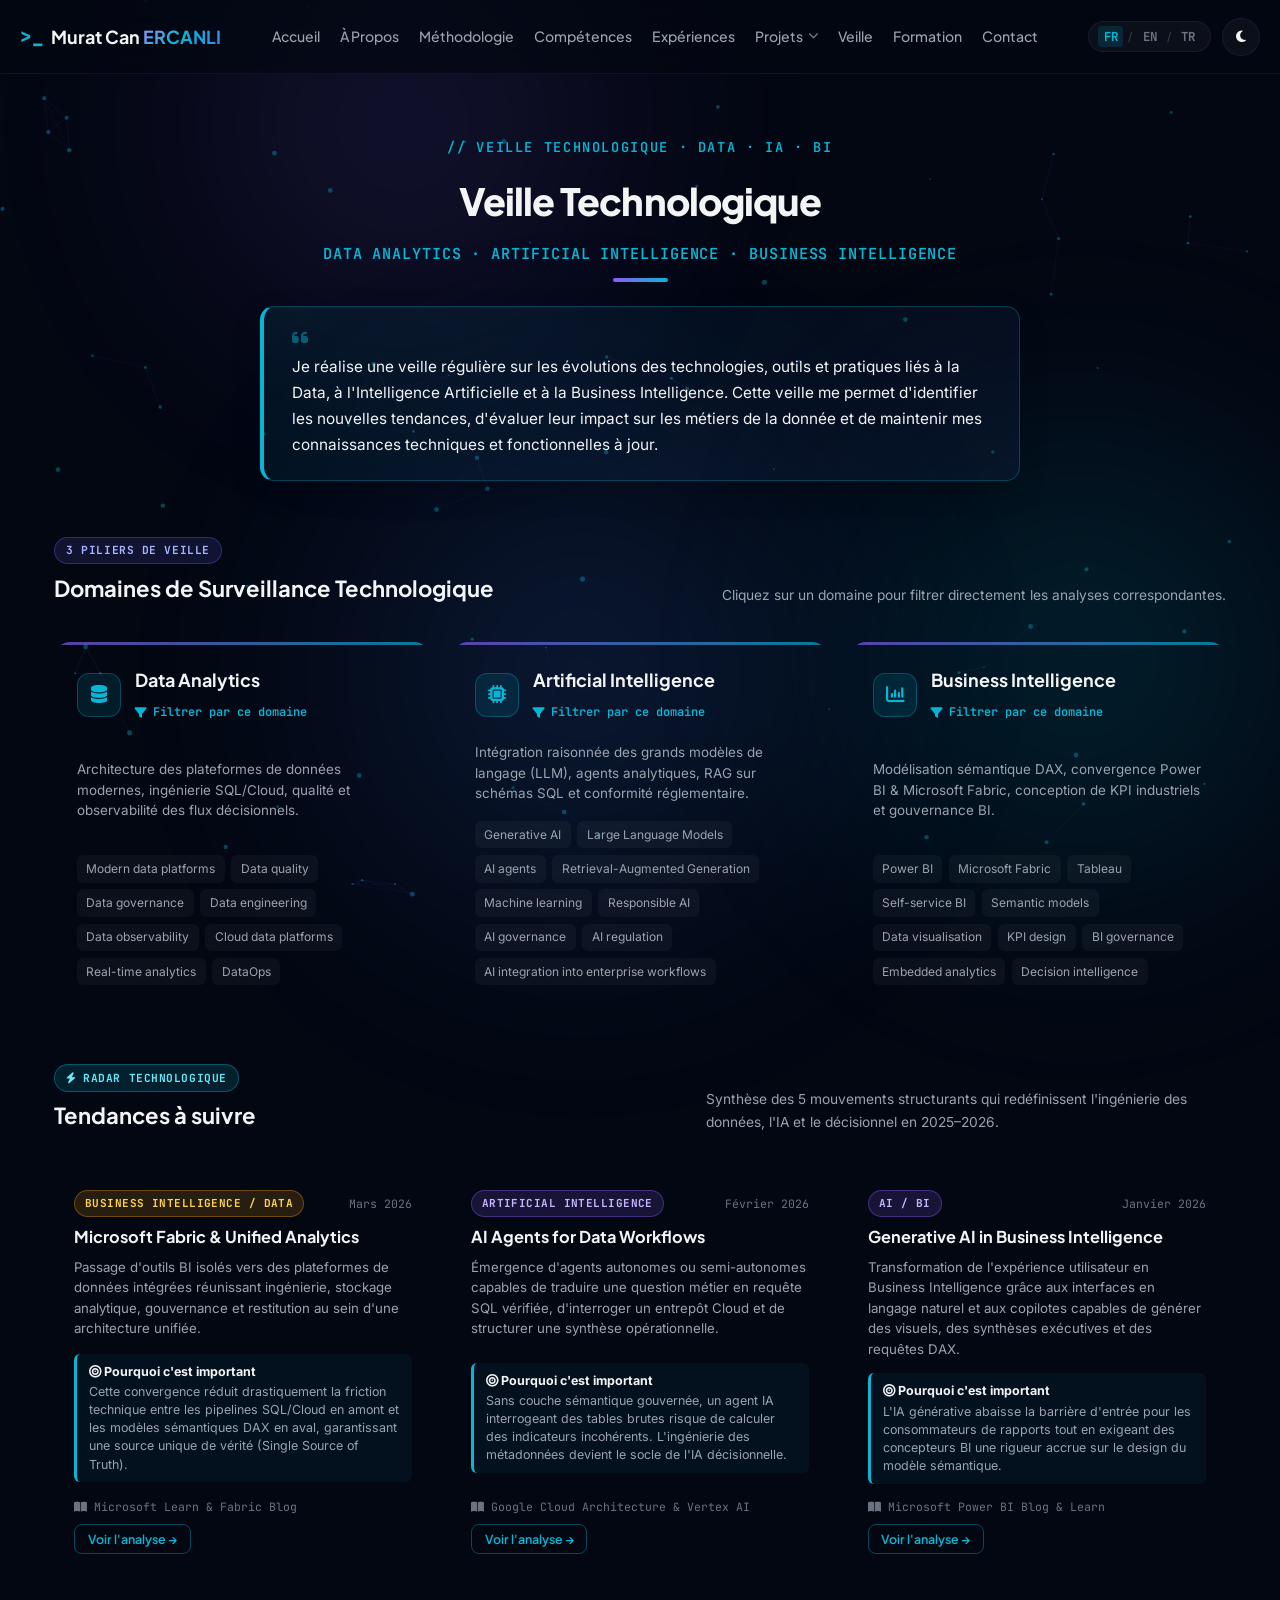
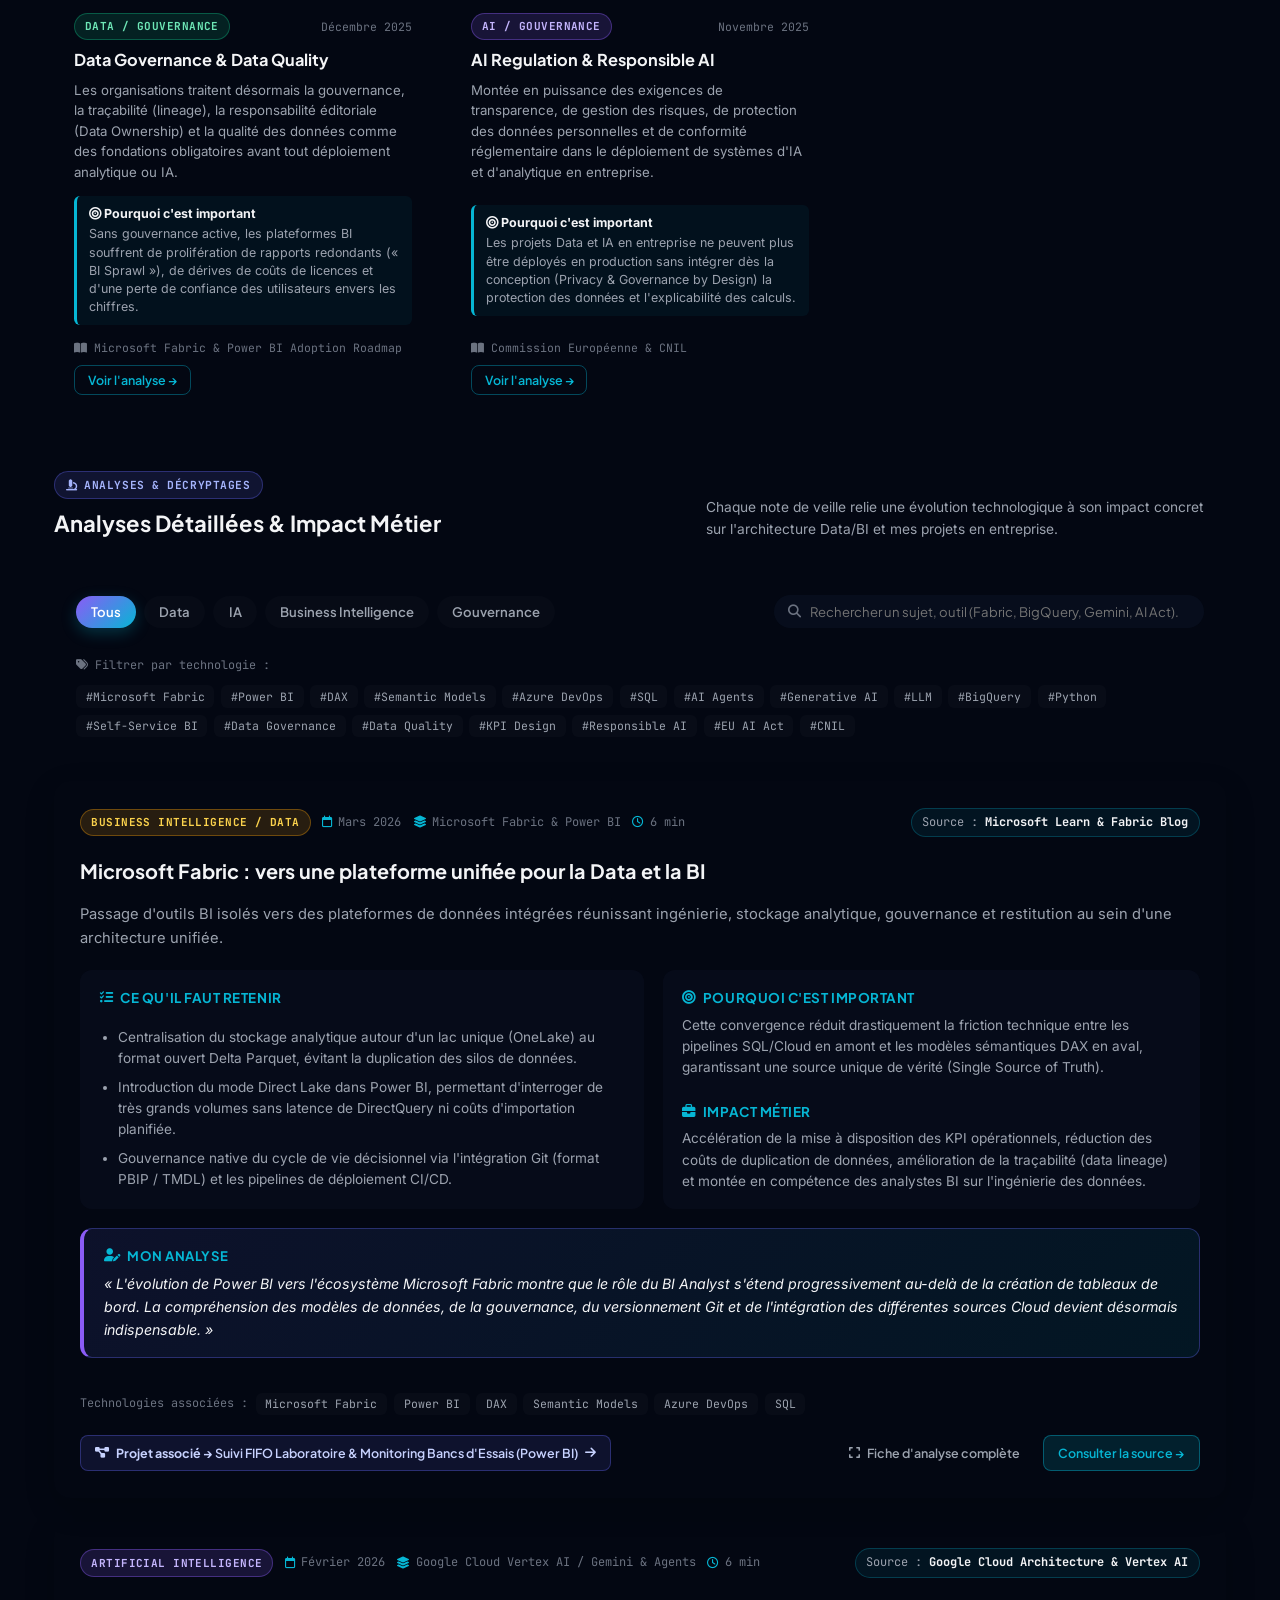
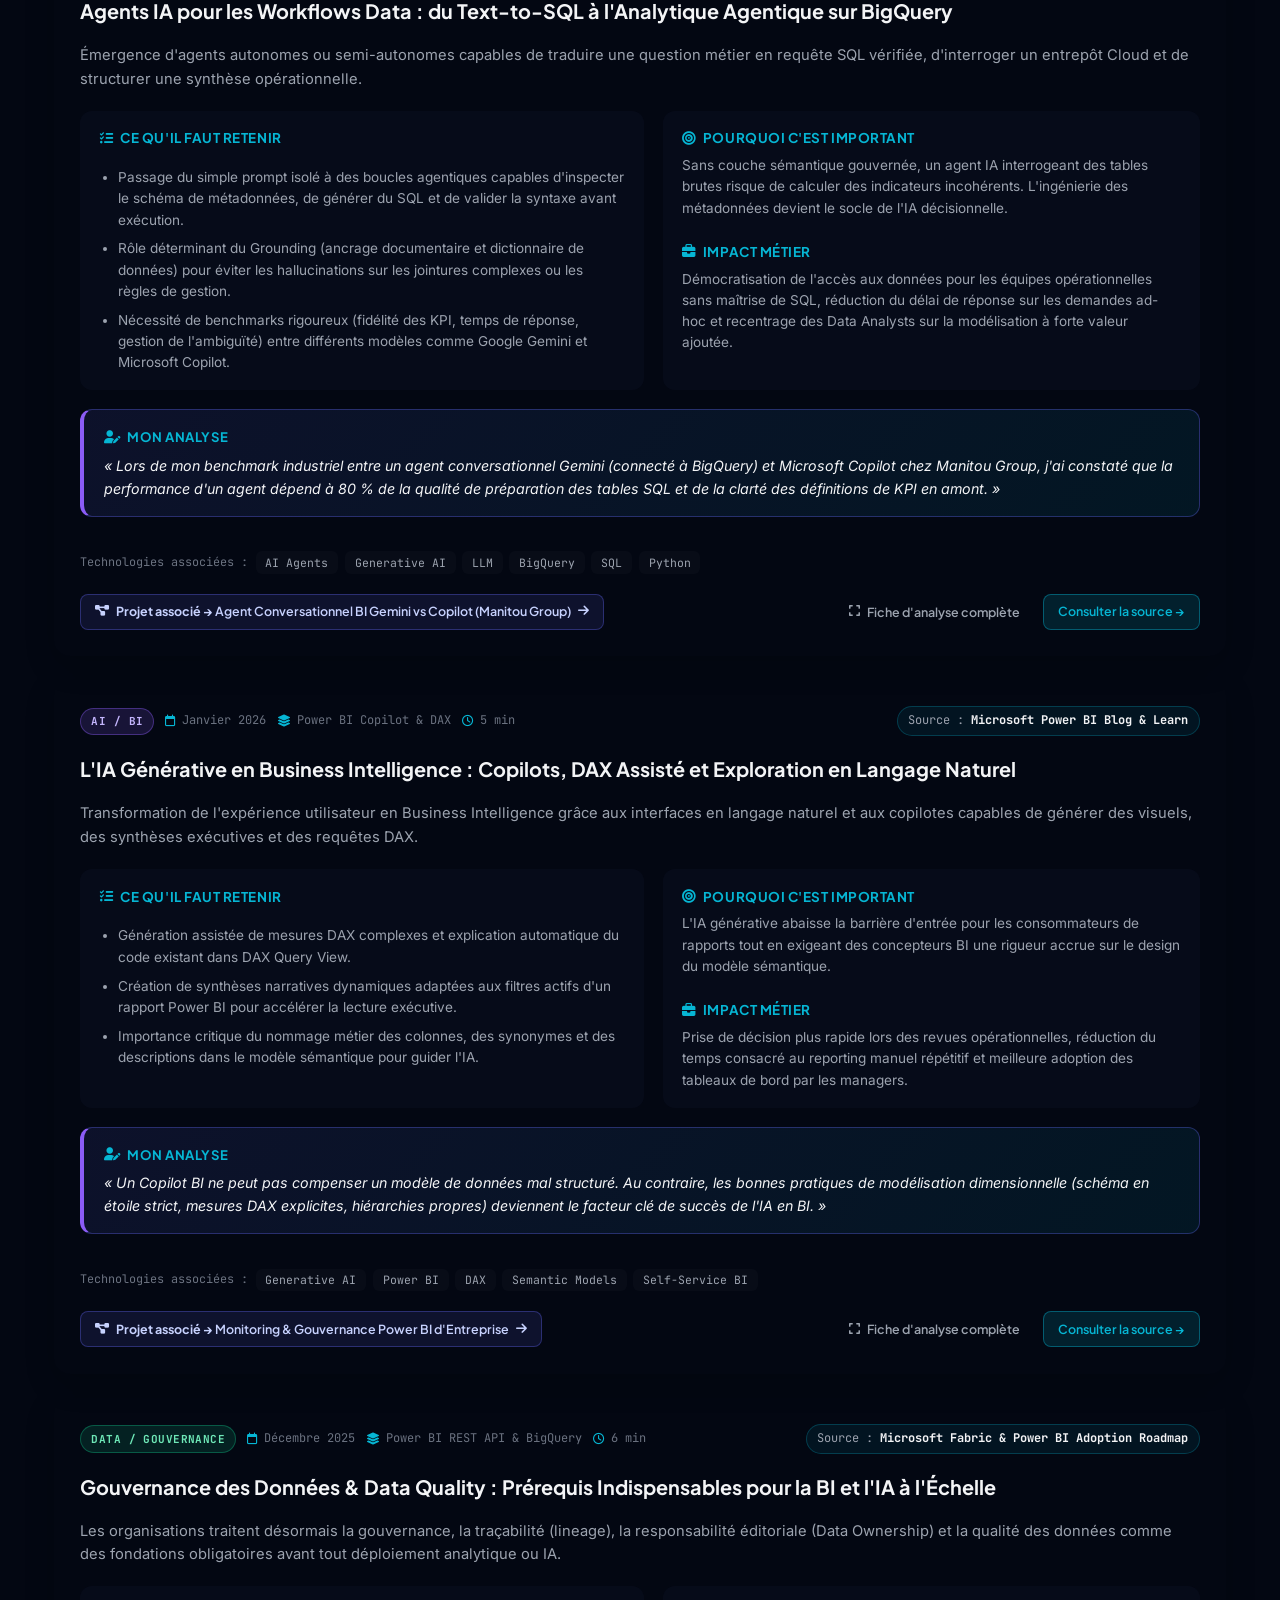
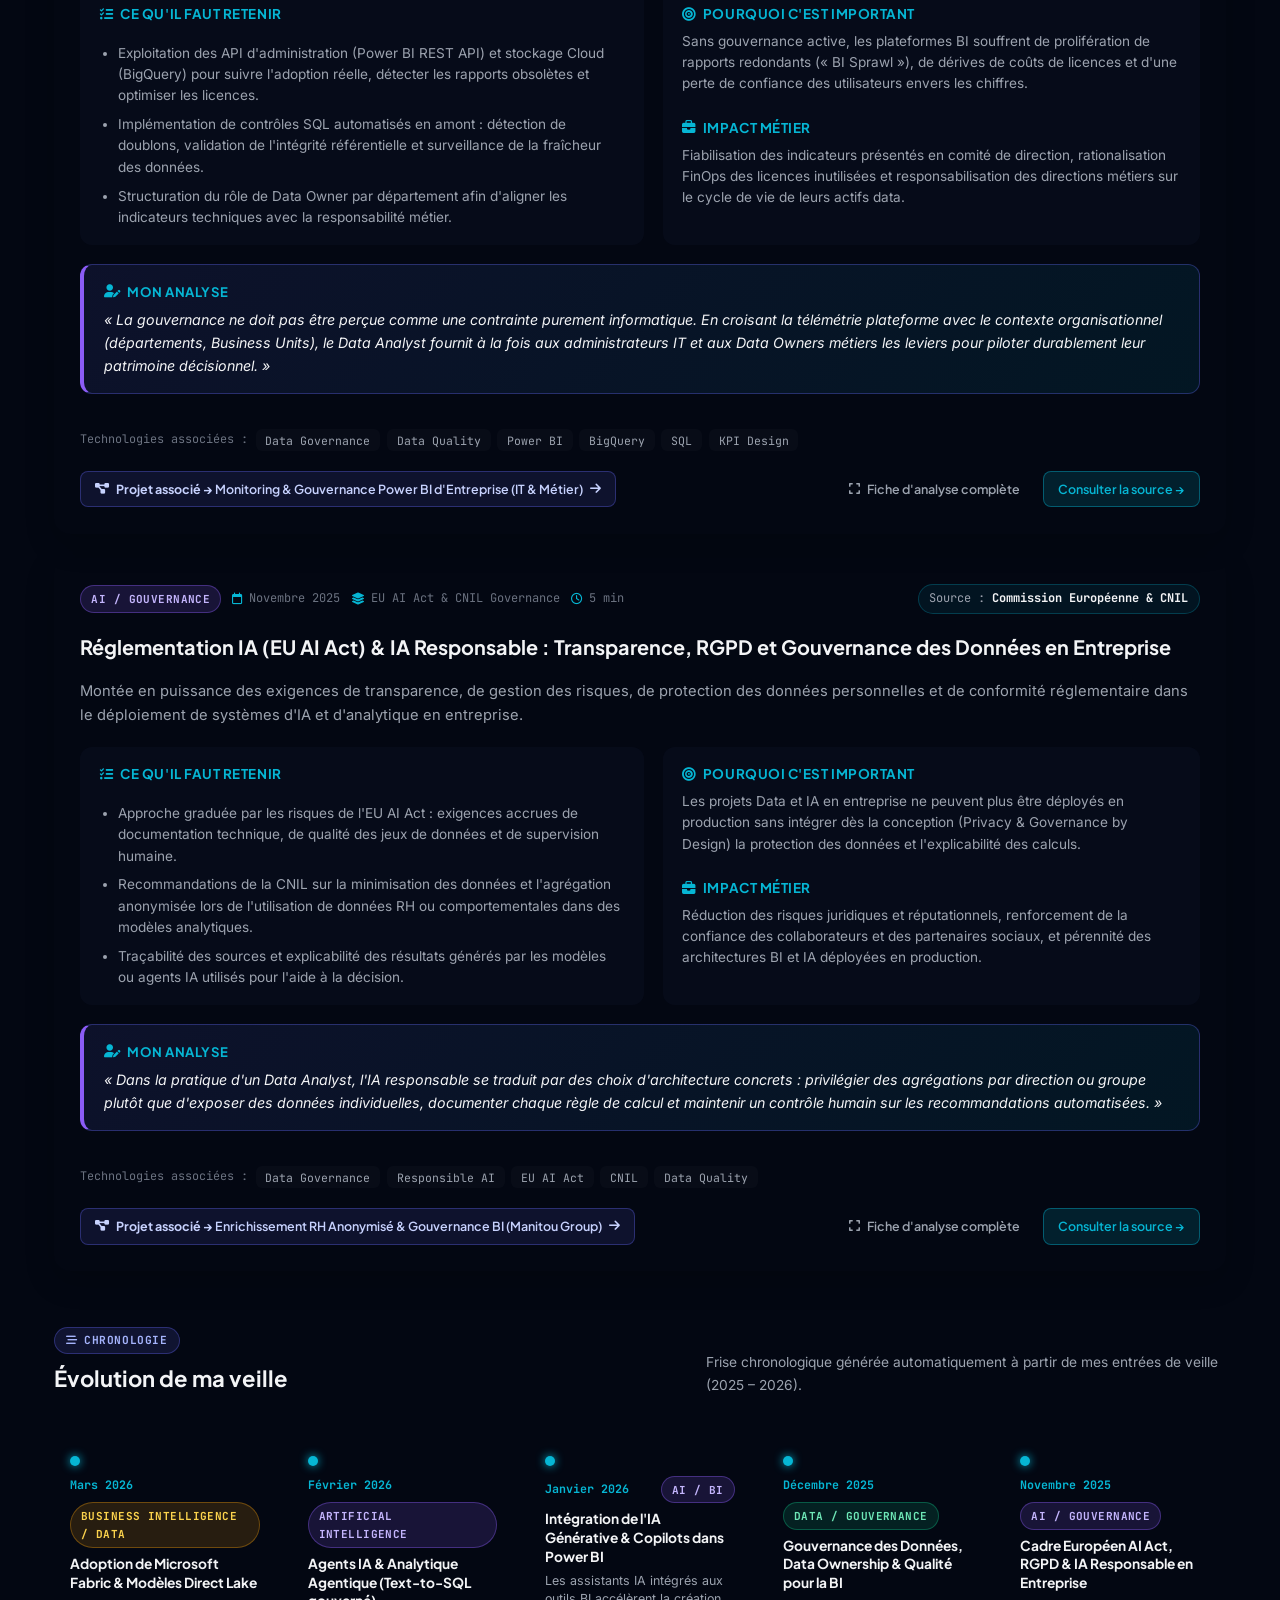
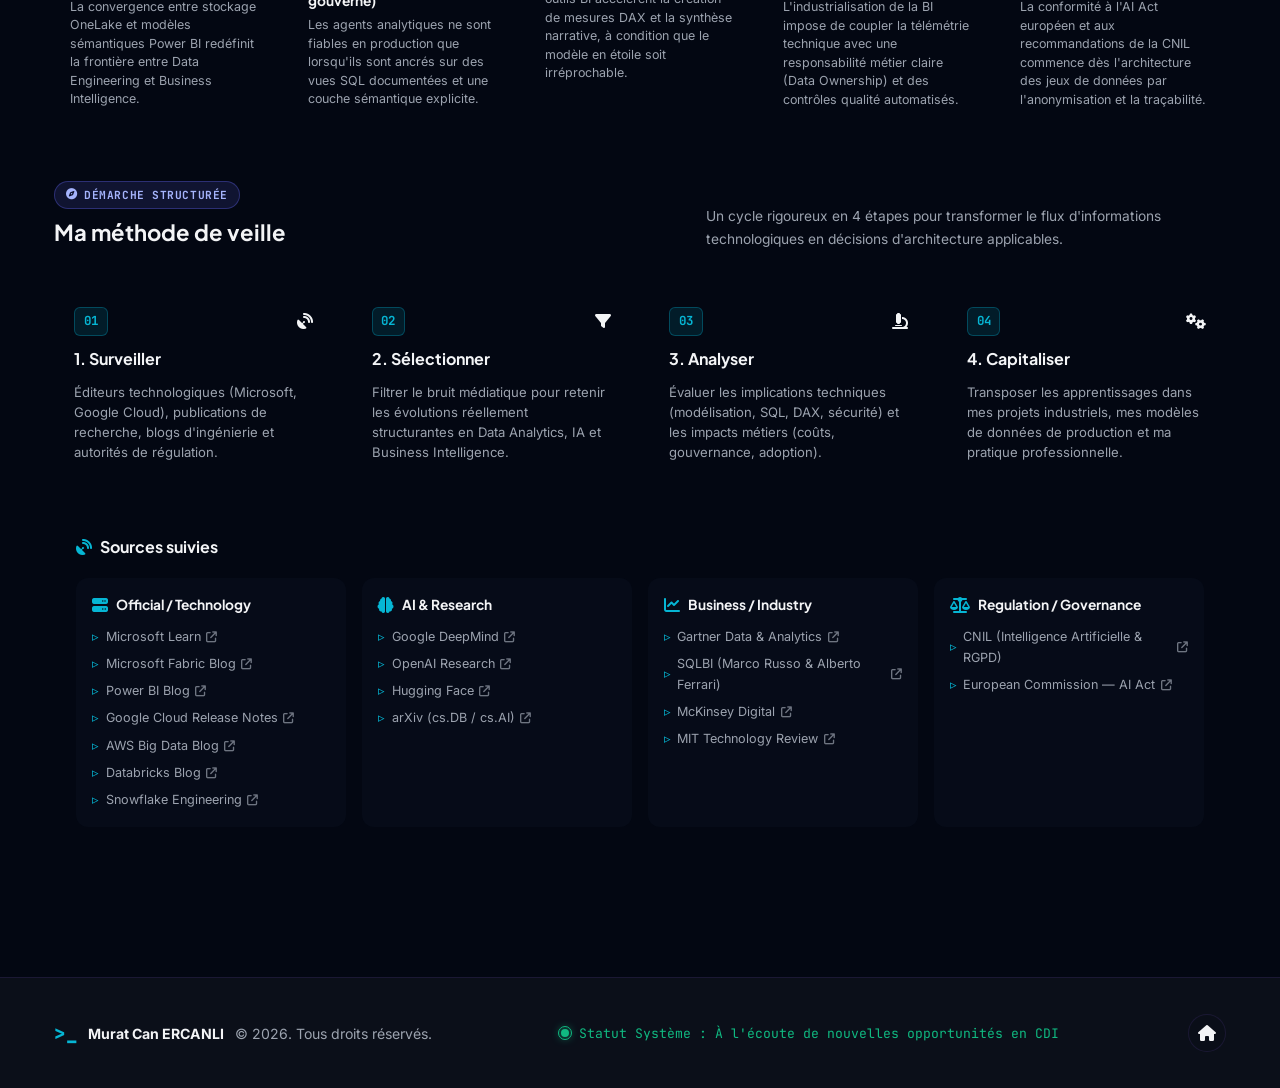
<file: veille.html>
<!DOCTYPE html>
<html lang="fr">
<head>
    <meta charset="UTF-8">
    <meta name="viewport" content="width=device-width, initial-scale=1.0">
    <title>Veille Technologique | Murat Can ERCANLI — Data, IA &amp; Business Intelligence</title>
    <meta name="description" content="Veille Technologique de Murat Can ERCANLI : Data Analytics, Artificial Intelligence, Business Intelligence, Microsoft Fabric, Gouvernance Power BI et EU AI Act.">
    <meta name="author" content="Murat Can ERCANLI">
    <meta name="robots" content="noindex, nofollow">

    <link rel="canonical" href="https://muratcanercanli.github.io/veille.html">

    <!-- Google Fonts: Plus Jakarta Sans for UI, Inter for body, JetBrains Mono for telemetry -->
    <link rel="preconnect" href="https://fonts.googleapis.com">
    <link rel="preconnect" href="https://fonts.gstatic.com" crossorigin>
    <link href="https://fonts.googleapis.com/css2?family=Inter:wght@300;400;500;600;700&family=JetBrains+Mono:wght@400;500;600;700&family=Plus+Jakarta+Sans:wght@400;500;600;700;800&display=swap" rel="stylesheet">

    <!-- Font Awesome Icons -->
    <link rel="stylesheet" href="https://cdnjs.cloudflare.com/ajax/libs/font-awesome/6.5.1/css/all.min.css">

    <!-- Custom Styles -->
    <link rel="stylesheet" href="styles.css">
</head>
<body>
    <!-- Background Canvas Mesh & Ambient Glow Orbs -->
    <div class="canvas-grid">
        <canvas id="canvas-particles"></canvas>
    </div>
    <div class="glow-orb orb-1"></div>
    <div class="glow-orb orb-2"></div>
    <div class="glow-orb orb-3"></div>

    <!-- Navigation Header -->
    <nav class="navbar" id="navbar">
        <div class="nav-container">
            <div class="nav-logo">
                <a href="index.html#home">
                    <span class="logo-terminal">&gt;_</span>
                    <span class="logo-name">Murat Can <span class="highlight">ERCANLI</span></span>
                </a>
            </div>

            <ul class="nav-menu" id="nav-menu">
                <li class="nav-item"><a href="index.html#home" class="nav-link" data-i18n="nav.home">Accueil</a></li>
                <li class="nav-item"><a href="index.html#about" class="nav-link" data-i18n="nav.about">À Propos</a></li>
                <li class="nav-item"><a href="index.html#frameworks" class="nav-link" data-i18n="nav.workflow">Méthodologie</a></li>
                <li class="nav-item"><a href="index.html#skills" class="nav-link" data-i18n="nav.toolkit">Compétences</a></li>
                <li class="nav-item"><a href="index.html#projects" class="nav-link" data-i18n="nav.experience">Expériences</a></li>
                <li class="nav-item nav-dropdown">
                    <a href="index.html#bi-governance" class="nav-link nav-dropdown-toggle" id="nav-projects-link">
                        <span data-i18n="nav.projectsMenu">Projets</span>
                        <i class="fas fa-chevron-down nav-caret"></i>
                    </a>
                    <ul class="nav-dropdown-menu" aria-label="Projects submenu">
                        <li>
                            <a href="index.html#bi-governance" class="nav-dropdown-item">
                                <i class="fas fa-sitemap"></i>
                                <span data-i18n="nav.bigov">Gouvernance Power BI (IT &amp; Métier)</span>
                            </a>
                        </li>
                        <li>
                            <a href="index.html#bi-project" class="nav-dropdown-item">
                                <i class="fas fa-chart-pie"></i>
                                <span data-i18n="nav.biproject">Laboratoire FIFO &amp; Bancs d'Essais</span>
                            </a>
                        </li>
                    </ul>
                </li>
                <li class="nav-item"><a href="veille.html" class="nav-link active" data-i18n="nav.veille">Veille</a></li>
                <li class="nav-item"><a href="index.html#education" class="nav-link" data-i18n="nav.credentials">Formation</a></li>
                <li class="nav-item"><a href="index.html#contact" class="nav-link" data-i18n="nav.contact">Contact</a></li>
            </ul>

            <div class="nav-actions">
                <!-- Language Switcher Pill -->
                <div class="lang-switch" id="lang-switch" title="Changer de langue / Switch language / Dili değiştir">
                    <button class="lang-btn active" data-lang="fr">FR</button>
                    <span class="lang-divider">/</span>
                    <button class="lang-btn" data-lang="en">EN</button>
                    <span class="lang-divider">/</span>
                    <button class="lang-btn" data-lang="tr">TR</button>
                </div>

                <!-- Theme Toggle Button -->
                <button class="theme-toggle-btn" id="theme-toggle" aria-label="Toggle Theme" title="Thème clair / sombre">
                    <i class="fas fa-moon"></i>
                </button>

                <!-- Mobile Menu Hamburger -->
                <div class="nav-toggle" id="mobile-menu" aria-label="Open menu">
                    <span class="bar"></span>
                    <span class="bar"></span>
                    <span class="bar"></span>
                </div>
            </div>
        </div>
        <div class="scroll-progress-bar" id="scroll-bar"></div>
    </nav>

    <!-- Veille Technologique (Structured Technology Watch) Section -->
    <main style="padding-top: 2.5rem;">
        <section id="veille" class="veille-section">
            <div class="container">
                <!-- 1. Page Introduction -->
                <div class="section-header">
                    <div class="section-tag" data-i18n="veille.tag">// VEILLE TECHNOLOGIQUE · DATA · IA · BI</div>
                    <h1 class="section-title" data-i18n="veille.title">Veille Technologique</h1>
                    <p class="veille-hero-subtitle" data-i18n="veille.subtitle">Data Analytics · Artificial Intelligence · Business Intelligence</p>
                    <div class="section-divider"></div>
                    <blockquote class="veille-intro-quote">
                        <i class="fas fa-quote-left veille-quote-icon" aria-hidden="true"></i>
                        <p data-i18n="veille.introQuote">
                            Je réalise une veille régulière sur les évolutions des technologies, outils et pratiques liés à la Data, à l'Intelligence Artificielle et à la Business Intelligence. Cette veille me permet d'identifier les nouvelles tendances, d'évaluer leur impact sur les métiers de la donnée et de maintenir mes connaissances techniques et fonctionnelles à jour.
                        </p>
                    </blockquote>
                </div>

                <!-- 3 Main Monitoring Domains (Interactive Filter Cards) -->
                <div class="veille-subblock">
                    <div class="veille-subblock-header">
                        <div class="veille-subblock-title-wrap">
                            <span class="veille-step-pill" data-i18n="veille.domainsBadge">3 Piliers de Veille</span>
                            <h2 class="veille-subblock-title" data-i18n="veille.domainsTitle">Domaines de Surveillance Technologique</h2>
                        </div>
                        <p class="veille-subblock-desc" data-i18n="veille.domainsDesc">Cliquez sur un domaine pour filtrer directement les analyses correspondantes.</p>
                    </div>
                    <div class="v-domains-grid" id="veille-domains-grid" aria-label="Domaines de veille technologique">
                        <!-- Populated dynamically by veille.js -->
                    </div>
                </div>

                <!-- 2. Featured Trend Section: Tendances à suivre -->
                <div class="veille-subblock">
                    <div class="veille-subblock-header">
                        <div class="veille-subblock-title-wrap">
                            <span class="veille-step-pill veille-pill-accent"><i class="fas fa-bolt"></i> <span data-i18n="veille.trendsBadge">Radar Technologique</span></span>
                            <h2 class="veille-subblock-title" data-i18n="veille.trendsTitle">Tendances à suivre</h2>
                        </div>
                        <p class="veille-subblock-desc" data-i18n="veille.trendsDesc">Synthèse des 5 mouvements structurants qui redéfinissent l'ingénierie des données, l'IA et le décisionnel en 2025–2026.</p>
                    </div>
                    <div class="v-trends-grid" id="veille-trends-grid">
                        <!-- Populated dynamically by veille.js -->
                    </div>
                </div>

                <!-- 3 & 6. Filter Toolbar, Search, Tags & Structured Veille Entries -->
                <div class="veille-subblock" id="veille-controls-anchor">
                    <div class="veille-subblock-header">
                        <div class="veille-subblock-title-wrap">
                            <span class="veille-step-pill"><i class="fas fa-microscope"></i> <span data-i18n="veille.entriesBadge">Analyses &amp; Décryptages</span></span>
                            <h2 class="veille-subblock-title" data-i18n="veille.entriesTitle">Analyses Détaillées &amp; Impact Métier</h2>
                        </div>
                        <p class="veille-subblock-desc" data-i18n="veille.entriesDesc">Chaque note de veille relie une évolution technologique à son impact concret sur l'architecture Data/BI et mes projets en entreprise.</p>
                    </div>

                    <!-- Interactive Filter & Search Bar -->
                    <div class="v-filter-toolbar">
                        <div class="v-filter-top-row">
                            <div class="v-cat-buttons" role="tablist" aria-label="Catégories de veille">
                                <button type="button" class="v-cat-filter-btn active" data-v-cat="Tous" data-i18n="veille.filterAll">Tous</button>
                                <button type="button" class="v-cat-filter-btn" data-v-cat="Data" data-i18n="veille.filterData">Data</button>
                                <button type="button" class="v-cat-filter-btn" data-v-cat="IA" data-i18n="veille.filterAI">IA</button>
                                <button type="button" class="v-cat-filter-btn" data-v-cat="Business Intelligence" data-i18n="veille.filterBI">Business Intelligence</button>
                                <button type="button" class="v-cat-filter-btn" data-v-cat="Gouvernance" data-i18n="veille.filterGov">Gouvernance</button>
                            </div>

                            <div class="v-search-wrap">
                                <i class="fas fa-search v-search-icon" aria-hidden="true"></i>
                                <input
                                    type="search"
                                    id="veille-search-input"
                                    class="v-search-input"
                                    placeholder="Rechercher (Fabric, Copilot, Agent, Gouvernance, AI Act...)"
                                    data-i18n-placeholder="veille.searchPlaceholder"
                                    aria-label="Rechercher dans la veille technologique"
                                >
                                <button type="button" id="veille-reset-filters" class="v-reset-btn" style="display: none;">
                                    <i class="fas fa-rotate-left"></i> <span data-i18n="veille.resetBtn">Réinitialiser</span>
                                </button>
                            </div>
                        </div>

                        <div class="v-tags-bar">
                            <span class="v-tags-label"><i class="fas fa-tags"></i> <span data-i18n="veille.tagsFilterLabel">Filtrer par technologie :</span></span>
                            <div class="v-tag-cloud" id="veille-tag-cloud">
                                <!-- Populated dynamically by veille.js -->
                            </div>
                        </div>
                    </div>

                    <!-- Structured Technology-Watch Entries List -->
                    <div class="v-entries-list" id="veille-entries-list">
                        <!-- Populated dynamically by veille.js -->
                    </div>
                </div>

                <!-- 4. Visual Timeline: Évolution de ma veille -->
                <div class="veille-subblock">
                    <div class="veille-subblock-header">
                        <div class="veille-subblock-title-wrap">
                            <span class="veille-step-pill"><i class="fas fa-stream"></i> <span data-i18n="veille.timelineBadge">Chronologie</span></span>
                            <h2 class="veille-subblock-title" data-i18n="veille.timelineTitle">Évolution de ma veille</h2>
                        </div>
                        <p class="veille-subblock-desc" data-i18n="veille.timelineDesc">Frise chronologique générée automatiquement à partir de mes entrées de veille (2025 – 2026).</p>
                    </div>
                    <div class="v-timeline-track" id="veille-timeline-track">
                        <!-- Populated dynamically by veille.js -->
                    </div>
                </div>

                <!-- 5. Monitoring Methodology & Categorized Sources -->
                <div class="veille-subblock veille-methodology-subblock">
                    <div class="veille-subblock-header">
                        <div class="veille-subblock-title-wrap">
                            <span class="veille-step-pill"><i class="fas fa-compass"></i> <span data-i18n="veille.methodBadge">Démarche Structurée</span></span>
                            <h2 class="veille-subblock-title" data-i18n="veille.methodTitle">Ma méthode de veille</h2>
                        </div>
                        <p class="veille-subblock-desc" data-i18n="veille.methodDesc">Un cycle rigoureux en 4 étapes pour transformer le flux d'informations technologiques en décisions d'architecture applicables.</p>
                    </div>

                    <!-- 4-Step Visual Process -->
                    <div class="v-method-steps-grid" id="veille-method-steps">
                        <!-- Populated dynamically by veille.js -->
                    </div>

                    <!-- Categorized Sources Suivies -->
                    <div class="v-sources-block">
                        <h3 class="v-sources-heading">
                            <i class="fas fa-satellite-dish"></i>
                            <span data-i18n="veille.sourcesTitle">Sources suivies</span>
                        </h3>
                        <div class="v-sources-grid" id="veille-sources-grid">
                            <!-- Populated dynamically by veille.js -->
                        </div>
                    </div>
                </div>
            </div>
        </section>
    </main>

    <!-- Footer -->
    <footer class="footer">
        <div class="container footer-content">
            <div class="footer-left">
                <span class="logo-terminal">&gt;_</span>
                <span class="footer-name">Murat Can ERCANLI</span>
                <span class="footer-copy">© 2026. <span data-i18n="footer.rights">Tous droits réservés.</span></span>
            </div>

            <div class="footer-status">
                <span class="pulse-dot"></span>
                <span data-i18n="footer.status">Statut Système : À l'écoute de nouvelles opportunités en CDI</span>
            </div>

            <div class="footer-right">
                <a href="index.html#home" class="back-to-top" aria-label="Retour à l'accueil" title="Retour au portfolio">
                    <i class="fas fa-house"></i>
                </a>
            </div>
        </div>
    </footer>

    <!-- Full Veille Analysis Modal -->
    <div class="v-modal-backdrop" id="veille-modal-backdrop" hidden>
        <div class="v-modal-dialog" role="dialog" aria-modal="true" aria-labelledby="veille-modal-title">
            <div id="veille-modal-content"></div>
        </div>
    </div>

    <!-- Scripts -->
    <script src="script.js"></script>
    <script src="veille.js"></script>
</body>
</html>
</file>
<file: styles.css>
/* ==========================================================================
   Murat Can ERCANLI - Data Analyst & Business Intelligence Portfolio
   Theme: Obsidian Amethyst / Cyber Intelligence Lab
   ========================================================================== */

:root {
    /* Fonts */
    --font-ui: 'Plus Jakarta Sans', -apple-system, BlinkMacSystemFont, 'Segoe UI', Roboto, sans-serif;
    --font-body: 'Inter', -apple-system, BlinkMacSystemFont, sans-serif;
    --font-data: 'JetBrains Mono', monospace;

    /* Dark Theme Colors (Default) */
    --bg-primary: #030712;
    --bg-secondary: #0b0f19;
    --bg-tertiary: #111827;
    --card-bg: rgba(11, 15, 25, 0.75);
    --card-border: rgba(139, 92, 246, 0.12);
    --card-border-hover: rgba(6, 182, 212, 0.5);

    --text-primary: #f3f4f6;
    --text-secondary: #9ca3af;
    --text-muted: #6b7280;

    --accent-indigo: #8b5cf6;
    --accent-indigo-glow: rgba(139, 92, 246, 0.25);
    --accent-cyan: #06b6d4;
    --accent-cyan-glow: rgba(6, 182, 212, 0.25);
    --accent-emerald: #10b981;
    --accent-emerald-glow: rgba(16, 185, 129, 0.2);
    --accent-orange: #f97316;
    --accent-amber: #f59e0b;

    --gradient-hero: linear-gradient(135deg, #a78bfa 0%, #06b6d4 50%, #3b82f6 100%);
    --gradient-card-border: linear-gradient(135deg, rgba(139, 92, 246, 0.3), rgba(6, 182, 212, 0.2));

    --shadow-sm: 0 2px 10px rgba(0, 0, 0, 0.4);
    --shadow-md: 0 10px 30px rgba(0, 0, 0, 0.6);
    --shadow-lg: 0 20px 50px rgba(0, 0, 0, 0.8);
    --shadow-glow: 0 0 35px rgba(139, 92, 246, 0.15);

    --radius-sm: 8px;
    --radius-md: 14px;
    --radius-lg: 20px;
    --radius-pill: 9999px;

    --nav-height: 74px;
    --transition: all 0.28s cubic-bezier(0.16, 1, 0.3, 1);
}

/* Light Theme Overrides */
body.light-theme {
    --bg-primary: #f8fafc;
    --bg-secondary: #ffffff;
    --bg-tertiary: #f1f5f9;
    --card-bg: rgba(255, 255, 255, 0.85);
    --card-border: rgba(99, 102, 241, 0.15);
    --card-border-hover: rgba(6, 182, 212, 0.6);

    --text-primary: #0f172a;
    --text-secondary: #475569;
    --text-muted: #64748b;

    --accent-indigo: #6366f1;
    --accent-indigo-glow: rgba(99, 102, 241, 0.18);
    --accent-cyan: #0891b2;
    --accent-cyan-glow: rgba(8, 145, 178, 0.2);

    --gradient-hero: linear-gradient(135deg, #4f46e5 0%, #0891b2 60%, #2563eb 100%);

    --shadow-sm: 0 2px 10px rgba(0, 0, 0, 0.05);
    --shadow-md: 0 10px 30px rgba(0, 0, 0, 0.08);
    --shadow-lg: 0 20px 40px rgba(0, 0, 0, 0.12);
    --shadow-glow: 0 0 30px rgba(99, 102, 241, 0.12);
}

/* Base Reset */
*, *::before, *::after {
    box-sizing: border-box;
    margin: 0;
    padding: 0;
}

html {
    scroll-behavior: smooth;
    font-size: 16px;
    scroll-padding-top: calc(var(--nav-height) + 20px);
}

body {
    font-family: var(--font-body);
    background-color: var(--bg-primary);
    color: var(--text-primary);
    line-height: 1.65;
    overflow-x: hidden;
    position: relative;
    transition: background-color 0.3s ease, color 0.3s ease;
}

/* Canvas Mesh & Glow Orbs */
.canvas-grid {
    position: fixed;
    top: 0;
    left: 0;
    width: 100%;
    height: 100%;
    z-index: -2;
    pointer-events: none;
    opacity: 0.65;
}

#canvas-particles {
    display: block;
    width: 100%;
    height: 100%;
}

.glow-orb {
    position: fixed;
    border-radius: 50%;
    filter: blur(120px);
    z-index: -1;
    pointer-events: none;
    opacity: 0.22;
    transition: opacity 0.5s ease;
}

body.light-theme .glow-orb {
    opacity: 0.12;
}

.orb-1 {
    top: -150px;
    left: 10%;
    width: 550px;
    height: 550px;
    background: radial-gradient(circle, #8b5cf6, transparent 70%);
}

.orb-2 {
    top: 40%;
    right: -100px;
    width: 600px;
    height: 600px;
    background: radial-gradient(circle, #06b6d4, transparent 70%);
}

.orb-3 {
    bottom: -100px;
    left: 20%;
    width: 650px;
    height: 650px;
    background: radial-gradient(circle, #3b82f6, transparent 70%);
}

/* Container & Typography Helpers */
.container {
    width: 100%;
    max-width: 1220px;
    margin: 0 auto;
    padding: 0 1.5rem;
}

a {
    color: inherit;
    text-decoration: none;
    transition: var(--transition);
}

.highlight {
    background: var(--gradient-hero);
    -webkit-background-clip: text;
    -webkit-text-fill-color: transparent;
    display: inline-block;
}

/* Section Common Headers */
.section-header {
    text-align: center;
    max-width: 760px;
    margin: 0 auto 3.5rem auto;
}

.section-tag {
    font-family: var(--font-data);
    font-size: 0.85rem;
    font-weight: 600;
    color: var(--accent-cyan);
    letter-spacing: 0.12em;
    margin-bottom: 0.75rem;
    text-transform: uppercase;
}

.section-title {
    font-family: var(--font-ui);
    font-size: 2.35rem;
    font-weight: 800;
    letter-spacing: -0.025em;
    color: var(--text-primary);
    margin-bottom: 0.8rem;
}

.section-divider {
    width: 55px;
    height: 4px;
    background: linear-gradient(90deg, var(--accent-indigo), var(--accent-cyan));
    margin: 0 auto 1.25rem auto;
    border-radius: 4px;
}

.section-subtitle {
    font-size: 1.05rem;
    color: var(--text-secondary);
    line-height: 1.6;
}

/* Navbar */
.navbar {
    position: fixed;
    top: 0;
    left: 0;
    width: 100%;
    height: var(--nav-height);
    background: rgba(3, 7, 18, 0.75);
    backdrop-filter: blur(16px);
    -webkit-backdrop-filter: blur(16px);
    border-bottom: 1px solid rgba(255, 255, 255, 0.05);
    z-index: 1000;
    transition: var(--transition);
}

body.light-theme .navbar {
    background: rgba(248, 250, 252, 0.82);
    border-bottom: 1px solid rgba(0, 0, 0, 0.06);
}

.nav-container {
    max-width: 1280px;
    height: 100%;
    margin: 0 auto;
    padding: 0 1.25rem;
    display: flex;
    align-items: center;
    justify-content: space-between;
    gap: 1rem;
    flex-wrap: nowrap;
}

.nav-logo {
    flex-shrink: 0;
}

.nav-logo a {
    display: flex;
    align-items: center;
    gap: 0.45rem;
    font-family: var(--font-ui);
    font-weight: 700;
    font-size: 1.12rem;
    color: var(--text-primary);
    white-space: nowrap;
}

.logo-terminal {
    font-family: var(--font-data);
    color: var(--accent-cyan);
    font-weight: 800;
    font-size: 1.2rem;
}

.nav-menu {
    display: flex;
    list-style: none;
    align-items: center;
    gap: 1.25rem;
    flex-wrap: nowrap;
    white-space: nowrap;
}

.nav-item {
    white-space: nowrap;
    flex-shrink: 0;
}

.nav-link {
    font-family: var(--font-ui);
    font-size: 0.88rem;
    font-weight: 500;
    color: var(--text-secondary);
    position: relative;
    padding: 0.4rem 0;
    white-space: nowrap;
    display: inline-flex;
    align-items: center;
}

.nav-link:hover,
.nav-link.active {
    color: var(--text-primary);
}

.nav-link::after {
    content: '';
    position: absolute;
    bottom: 0;
    left: 0;
    width: 0;
    height: 2px;
    background: linear-gradient(90deg, var(--accent-indigo), var(--accent-cyan));
    transition: width 0.25s ease;
    border-radius: 2px;
}

.nav-link:hover::after,
.nav-link.active::after {
    width: 100%;
}

.nav-actions {
    display: flex;
    align-items: center;
    gap: 0.7rem;
    flex-shrink: 0;
}

@media (max-width: 1200px) and (min-width: 769px) {
    .nav-menu {
        gap: 0.75rem;
    }
    .nav-link {
        font-size: 0.8rem;
        white-space: nowrap !important;
    }
    .nav-logo a,
    .logo-name {
        font-size: 0.96rem;
        white-space: nowrap !important;
    }
}

/* Language Switcher Pill */
.lang-switch {
    display: flex;
    align-items: center;
    background: var(--bg-secondary);
    border: 1px solid var(--card-border);
    border-radius: var(--radius-pill);
    padding: 0.25rem 0.55rem;
    gap: 0.3rem;
}

.lang-btn {
    background: none;
    border: none;
    font-family: var(--font-data);
    font-size: 0.78rem;
    font-weight: 700;
    color: var(--text-muted);
    cursor: pointer;
    padding: 0.15rem 0.35rem;
    border-radius: 4px;
    transition: var(--transition);
}

.lang-btn:hover {
    color: var(--text-primary);
}

.lang-btn.active {
    color: var(--accent-cyan);
    background: rgba(6, 182, 212, 0.15);
}

.lang-divider {
    color: var(--text-muted);
    font-size: 0.75rem;
    opacity: 0.5;
}

/* Theme Toggle */
.theme-toggle-btn {
    background: var(--bg-secondary);
    border: 1px solid var(--card-border);
    color: var(--text-primary);
    width: 38px;
    height: 38px;
    border-radius: 50%;
    display: flex;
    align-items: center;
    justify-content: center;
    cursor: pointer;
    transition: var(--transition);
}

.theme-toggle-btn:hover {
    border-color: var(--accent-cyan);
    color: var(--accent-cyan);
    transform: rotate(15deg);
}

.nav-toggle {
    display: none;
    flex-direction: column;
    justify-content: space-between;
    width: 24px;
    height: 18px;
    cursor: pointer;
}

.nav-toggle .bar {
    width: 100%;
    height: 2px;
    background: var(--text-primary);
    border-radius: 2px;
    transition: var(--transition);
}

.scroll-progress-bar {
    position: absolute;
    bottom: 0;
    left: 0;
    height: 2.5px;
    width: 0%;
    background: linear-gradient(90deg, var(--accent-indigo), var(--accent-cyan));
    transition: width 0.1s ease-out;
}

/* Buttons */
.btn {
    display: inline-flex;
    align-items: center;
    gap: 0.55rem;
    padding: 0.75rem 1.45rem;
    border-radius: var(--radius-sm);
    font-family: var(--font-ui);
    font-size: 0.92rem;
    font-weight: 600;
    cursor: pointer;
    transition: var(--transition);
    border: 1px solid transparent;
}

.btn-primary {
    background: linear-gradient(135deg, var(--accent-indigo) 0%, #6366f1 100%);
    color: #ffffff;
    box-shadow: 0 4px 18px var(--accent-indigo-glow);
}

.btn-primary:hover {
    transform: translateY(-2px);
    box-shadow: 0 8px 24px rgba(139, 92, 246, 0.4);
    background: linear-gradient(135deg, #9333ea 0%, #4f46e5 100%);
}

.btn-secondary {
    background: var(--bg-secondary);
    color: var(--text-primary);
    border: 1px solid var(--card-border);
}

.btn-secondary:hover {
    border-color: var(--accent-cyan);
    color: var(--accent-cyan);
    transform: translateY(-2px);
    box-shadow: 0 4px 16px var(--accent-cyan-glow);
}

.btn-outline {
    background: transparent;
    color: var(--text-primary);
    border: 1px solid rgba(255, 255, 255, 0.15);
}

body.light-theme .btn-outline {
    border-color: rgba(0, 0, 0, 0.15);
}

.btn-outline:hover {
    border-color: var(--text-primary);
    transform: translateY(-2px);
}

/* Pulse Beacon Dot */
.pulse-dot {
    width: 8px;
    height: 8px;
    background: var(--accent-emerald);
    border-radius: 50%;
    position: relative;
    display: inline-block;
    box-shadow: 0 0 10px var(--accent-emerald);
}

.pulse-dot::after {
    content: '';
    position: absolute;
    inset: -3px;
    border-radius: 50%;
    border: 1px solid var(--accent-emerald);
    animation: pulseRing 1.8s infinite cubic-bezier(0.25, 1, 0.5, 1);
}

@keyframes pulseRing {
    0% { transform: scale(0.8); opacity: 1; }
    100% { transform: scale(2.2); opacity: 0; }
}

/* Hero Section */
.hero {
    min-height: 90vh;
    padding-top: calc(var(--nav-height) + 3.5rem);
    padding-bottom: 5rem;
    display: flex;
    align-items: center;
    position: relative;
}

.hero-content {
    display: grid;
    grid-template-columns: 1.25fr 0.95fr;
    gap: 3.5rem;
    align-items: center;
}

.hero-badge {
    display: inline-flex;
    align-items: center;
    gap: 0.65rem;
    padding: 0.4rem 0.95rem;
    background: rgba(16, 185, 129, 0.08);
    border: 1px solid rgba(16, 185, 129, 0.3);
    border-radius: var(--radius-pill);
    font-family: var(--font-data);
    font-size: 0.84rem;
    color: var(--accent-emerald);
    margin-bottom: 1.5rem;
}

.hero-title {
    font-family: var(--font-ui);
    font-size: 3.25rem;
    font-weight: 800;
    line-height: 1.15;
    letter-spacing: -0.03em;
    margin-bottom: 1.25rem;
}

.typewriter-container {
    display: flex;
    align-items: center;
    margin-bottom: 1.5rem;
}

.code-symbol {
    font-family: var(--font-data);
    font-size: 1.5rem;
    font-weight: 700;
    color: var(--accent-cyan);
}

.hero-subtitle {
    font-family: var(--font-data);
    font-size: 1.45rem;
    font-weight: 600;
    color: var(--text-primary);
    min-height: 1.8rem;
    position: relative;
}

.hero-subtitle::after {
    content: '|';
    color: var(--accent-cyan);
    animation: blink 0.9s infinite;
}

@keyframes blink {
    0%, 100% { opacity: 1; }
    50% { opacity: 0; }
}

.hero-description {
    font-size: 1.08rem;
    color: var(--text-secondary);
    line-height: 1.7;
    margin-bottom: 2rem;
    max-width: 580px;
}

.hero-buttons {
    display: flex;
    flex-wrap: wrap;
    gap: 1rem;
    margin-bottom: 2.25rem;
}

.hero-quick-meta {
    display: flex;
    flex-wrap: wrap;
    gap: 1.5rem;
    padding-top: 1.5rem;
    border-top: 1px solid rgba(255, 255, 255, 0.07);
}

body.light-theme .hero-quick-meta {
    border-top: 1px solid rgba(0, 0, 0, 0.07);
}

.meta-item {
    display: flex;
    align-items: center;
    gap: 0.5rem;
    font-size: 0.9rem;
    color: var(--text-secondary);
    font-family: var(--font-ui);
}

.meta-item i {
    color: var(--accent-cyan);
}

/* Hero Portrait & Telemetry Nodes */
.hero-image-wrapper {
    display: flex;
    justify-content: center;
    position: relative;
}

.hero-portrait-card {
    position: relative;
    width: 320px;
    height: 400px;
}

.portrait-glow {
    position: absolute;
    inset: -15px;
    background: radial-gradient(circle, var(--accent-indigo) 0%, transparent 70%);
    opacity: 0.35;
    filter: blur(25px);
    border-radius: var(--radius-lg);
    z-index: 1;
}

.portrait-frame {
    position: relative;
    width: 100%;
    height: 100%;
    border-radius: var(--radius-lg);
    overflow: hidden;
    border: 1px solid rgba(139, 92, 246, 0.3);
    background: var(--bg-secondary);
    box-shadow: var(--shadow-lg);
    z-index: 2;
}

.portrait-img {
    width: 100%;
    height: 100%;
    object-fit: cover;
    object-position: center top;
    display: block;
    transition: transform 0.5s ease;
}

.hero-portrait-card:hover .portrait-img {
    transform: scale(1.03);
}

/* Floating Telemetry Nodes */
.telemetry-node {
    position: absolute;
    background: rgba(11, 15, 25, 0.88);
    backdrop-filter: blur(12px);
    border: 1px solid rgba(139, 92, 246, 0.25);
    border-radius: var(--radius-pill);
    padding: 0.5rem 0.9rem;
    display: flex;
    align-items: center;
    gap: 0.5rem;
    font-family: var(--font-data);
    font-size: 0.78rem;
    font-weight: 600;
    color: var(--text-primary);
    box-shadow: var(--shadow-md);
    z-index: 3;
    animation: floatNode 4s ease-in-out infinite;
    pointer-events: none;
}

body.light-theme .telemetry-node {
    background: rgba(255, 255, 255, 0.9);
    border-color: rgba(99, 102, 241, 0.25);
}

.telemetry-node i {
    color: var(--accent-cyan);
}

.node-1 {
    top: 15px;
    left: -50px;
    animation-delay: 0s;
}

.node-2 {
    bottom: 50px;
    left: -40px;
    animation-delay: 1.2s;
}

.node-3 {
    top: 60px;
    right: -45px;
    animation-delay: 2.2s;
}

.node-4 {
    bottom: -15px;
    right: -20px;
    animation-delay: 3s;
}

@keyframes floatNode {
    0%, 100% { transform: translateY(0); }
    50% { transform: translateY(-7px); }
}

/* Section Shared Padding */
section {
    padding: 6rem 0;
    position: relative;
}

/* About / Telemetry Section */
.telemetry-grid {
    display: grid;
    grid-template-columns: 1.15fr 0.85fr;
    gap: 2rem;
}

.telemetry-bio-card {
    background: var(--card-bg);
    border: 1px solid var(--card-border);
    border-radius: var(--radius-md);
    backdrop-filter: blur(12px);
    box-shadow: var(--shadow-md);
    overflow: hidden;
}

.bio-card-header {
    background: rgba(0, 0, 0, 0.35);
    border-bottom: 1px solid var(--card-border);
    padding: 0.75rem 1.25rem;
    display: flex;
    align-items: center;
    gap: 1rem;
}

body.light-theme .bio-card-header {
    background: rgba(0, 0, 0, 0.04);
}

.terminal-dots {
    display: flex;
    gap: 0.45rem;
}

.terminal-dots .dot {
    width: 10px;
    height: 10px;
    border-radius: 50%;
}

.dot.red { background: #ef4444; }
.dot.yellow { background: #f59e0b; }
.dot.green { background: #10b981; }

.terminal-title {
    font-family: var(--font-data);
    font-size: 0.8rem;
    color: var(--text-muted);
}

.bio-card-body {
    padding: 2rem;
}

.bio-heading {
    font-family: var(--font-ui);
    font-size: 1.35rem;
    font-weight: 700;
    color: var(--text-primary);
    margin-bottom: 1.25rem;
}

.bio-text {
    font-size: 0.98rem;
    color: var(--text-secondary);
    line-height: 1.7;
    margin-bottom: 1.1rem;
}

.bio-text strong {
    color: var(--text-primary);
}

.bio-badges {
    display: flex;
    flex-wrap: wrap;
    gap: 0.65rem;
    margin-top: 1.75rem;
    padding-top: 1.5rem;
    border-top: 1px solid var(--card-border);
}

.bio-badges .badge {
    background: rgba(139, 92, 246, 0.1);
    color: var(--accent-indigo);
    border: 1px solid rgba(139, 92, 246, 0.25);
    padding: 0.35rem 0.75rem;
    border-radius: var(--radius-pill);
    font-size: 0.82rem;
    font-family: var(--font-ui);
    font-weight: 600;
    display: inline-flex;
    align-items: center;
    gap: 0.4rem;
}

body.light-theme .bio-badges .badge {
    background: rgba(99, 102, 241, 0.08);
}

/* Specs Column */
.telemetry-specs-wrapper {
    display: flex;
    flex-direction: column;
    gap: 1.1rem;
}

.spec-card {
    background: var(--card-bg);
    border: 1px solid var(--card-border);
    border-radius: var(--radius-md);
    padding: 1.35rem;
    display: flex;
    align-items: flex-start;
    gap: 1.1rem;
    backdrop-filter: blur(12px);
    transition: var(--transition);
}

.spec-card:hover {
    border-color: var(--accent-cyan);
    transform: translateY(-2px);
    box-shadow: 0 6px 20px rgba(6, 182, 212, 0.12);
}

.spec-icon {
    width: 44px;
    height: 44px;
    background: rgba(6, 182, 212, 0.1);
    border: 1px solid rgba(6, 182, 212, 0.25);
    border-radius: var(--radius-sm);
    display: flex;
    align-items: center;
    justify-content: center;
    color: var(--accent-cyan);
    font-size: 1.15rem;
    flex-shrink: 0;
}

.spec-content {
    flex: 1;
}

.spec-label {
    font-family: var(--font-data);
    font-size: 0.75rem;
    color: var(--text-muted);
    text-transform: uppercase;
    letter-spacing: 0.05em;
    display: block;
    margin-bottom: 0.25rem;
}

.spec-value {
    font-family: var(--font-ui);
    font-size: 1.05rem;
    font-weight: 700;
    color: var(--text-primary);
    margin-bottom: 0.25rem;
}

.spec-desc {
    font-size: 0.88rem;
    color: var(--text-secondary);
    line-height: 1.45;
}

/* Workflow Section */
.workflow-grid {
    display: grid;
    grid-template-columns: repeat(3, 1fr);
    gap: 1.75rem;
}

.workflow-card {
    background: var(--card-bg);
    border: 1px solid var(--card-border);
    border-radius: var(--radius-md);
    padding: 2.25rem 1.75rem;
    position: relative;
    backdrop-filter: blur(12px);
    transition: var(--transition);
    display: flex;
    flex-direction: column;
}

.workflow-card:hover {
    border-color: var(--accent-cyan);
    transform: translateY(-5px);
    box-shadow: 0 12px 35px rgba(6, 182, 212, 0.15);
}

.workflow-card.highlighted-step {
    border-color: rgba(139, 92, 246, 0.35);
    background: linear-gradient(180deg, rgba(139, 92, 246, 0.08) 0%, var(--card-bg) 100%);
}

.workflow-step-num {
    position: absolute;
    top: 1.25rem;
    right: 1.5rem;
    font-family: var(--font-data);
    font-size: 1.5rem;
    font-weight: 800;
    color: rgba(255, 255, 255, 0.1);
}

body.light-theme .workflow-step-num {
    color: rgba(0, 0, 0, 0.08);
}

.workflow-icon {
    width: 52px;
    height: 52px;
    background: rgba(139, 92, 246, 0.12);
    border: 1px solid rgba(139, 92, 246, 0.3);
    border-radius: var(--radius-sm);
    display: flex;
    align-items: center;
    justify-content: center;
    color: var(--accent-indigo);
    font-size: 1.35rem;
    margin-bottom: 1.5rem;
}

.workflow-card.highlighted-step .workflow-icon {
    background: rgba(6, 182, 212, 0.12);
    border-color: rgba(6, 182, 212, 0.3);
    color: var(--accent-cyan);
}

.workflow-card-title {
    font-family: var(--font-ui);
    font-size: 1.22rem;
    font-weight: 700;
    color: var(--text-primary);
    margin-bottom: 0.85rem;
}

.workflow-card-desc {
    font-size: 0.92rem;
    color: var(--text-secondary);
    line-height: 1.65;
    margin-bottom: 1.5rem;
    flex-grow: 1;
}

.workflow-tags {
    display: flex;
    flex-wrap: wrap;
    gap: 0.45rem;
}

.workflow-tags span {
    font-family: var(--font-data);
    font-size: 0.74rem;
    color: var(--accent-cyan);
    background: rgba(6, 182, 212, 0.08);
    border: 1px solid rgba(6, 182, 212, 0.2);
    padding: 0.25rem 0.55rem;
    border-radius: 4px;
}

/* Skills / Toolkit Section */
.skills-grid {
    display: grid;
    grid-template-columns: repeat(2, 1fr);
    gap: 1.75rem;
}

.skill-category-card {
    background: var(--card-bg);
    border: 1px solid var(--card-border);
    border-radius: var(--radius-md);
    padding: 1.85rem;
    backdrop-filter: blur(12px);
    transition: var(--transition);
}

.skill-category-card:hover {
    border-color: var(--card-border-hover);
    box-shadow: var(--shadow-glow);
}

.category-header {
    display: flex;
    align-items: center;
    gap: 1rem;
    margin-bottom: 1.5rem;
    padding-bottom: 1rem;
    border-bottom: 1px solid var(--card-border);
}

.cat-icon {
    width: 48px;
    height: 48px;
    background: rgba(139, 92, 246, 0.12);
    border: 1px solid rgba(139, 92, 246, 0.3);
    border-radius: var(--radius-sm);
    display: flex;
    align-items: center;
    justify-content: center;
    color: var(--accent-indigo);
    font-size: 1.25rem;
}

.category-header h3 {
    font-family: var(--font-ui);
    font-size: 1.18rem;
    font-weight: 700;
    color: var(--text-primary);
}

.cat-subtitle {
    font-size: 0.84rem;
    color: var(--text-muted);
}

.skill-pill-list {
    display: flex;
    flex-direction: column;
    gap: 0.7rem;
}

.skill-pill {
    display: flex;
    align-items: center;
    justify-content: space-between;
    padding: 0.65rem 0.95rem;
    background: rgba(255, 255, 255, 0.02);
    border: 1px solid rgba(255, 255, 255, 0.05);
    border-radius: var(--radius-sm);
    transition: var(--transition);
}

body.light-theme .skill-pill {
    background: rgba(0, 0, 0, 0.02);
    border-color: rgba(0, 0, 0, 0.05);
}

.skill-pill:hover {
    background: rgba(139, 92, 246, 0.08);
    border-color: rgba(139, 92, 246, 0.25);
    transform: translateX(4px);
}

.skill-name {
    font-family: var(--font-ui);
    font-size: 0.9rem;
    font-weight: 500;
    color: var(--text-primary);
}

.skill-level {
    font-family: var(--font-data);
    font-size: 0.74rem;
    font-weight: 600;
    color: var(--accent-cyan);
    background: rgba(6, 182, 212, 0.1);
    padding: 0.2rem 0.55rem;
    border-radius: 4px;
}

/* Projects & Experience Section */
.projects-grid {
    display: grid;
    grid-template-columns: repeat(2, 1fr);
    gap: 2rem;
}

.project-card {
    background: var(--card-bg);
    border: 1px solid var(--card-border);
    border-radius: var(--radius-md);
    padding: 2.25rem 2rem;
    backdrop-filter: blur(12px);
    transition: var(--transition);
    display: flex;
    flex-direction: column;
    position: relative;
    overflow: hidden;
}

.project-card:hover {
    border-color: var(--card-border-hover);
    transform: translateY(-4px);
    box-shadow: 0 15px 40px rgba(0, 0, 0, 0.4);
}

.project-card.featured {
    grid-column: span 2;
    background: linear-gradient(180deg, rgba(139, 92, 246, 0.06) 0%, var(--card-bg) 100%);
    border-color: rgba(139, 92, 246, 0.25);
}

.project-header {
    display: flex;
    align-items: center;
    justify-content: space-between;
    margin-bottom: 1.25rem;
    flex-wrap: wrap;
    gap: 0.75rem;
}

.company-badge {
    display: inline-flex;
    align-items: center;
    gap: 0.5rem;
    font-family: var(--font-ui);
    font-weight: 700;
    font-size: 0.92rem;
    color: var(--accent-indigo);
    background: rgba(139, 92, 246, 0.1);
    border: 1px solid rgba(139, 92, 246, 0.25);
    padding: 0.35rem 0.85rem;
    border-radius: var(--radius-pill);
}

.project-period {
    font-family: var(--font-data);
    font-size: 0.82rem;
    color: var(--text-muted);
    display: inline-flex;
    align-items: center;
    gap: 0.45rem;
}

.project-title {
    font-family: var(--font-ui);
    font-size: 1.35rem;
    font-weight: 700;
    color: var(--text-primary);
    margin-bottom: 0.85rem;
}

.project-desc {
    font-size: 0.95rem;
    color: var(--text-secondary);
    line-height: 1.65;
    margin-bottom: 1.5rem;
}

.project-highlights {
    display: flex;
    flex-direction: column;
    gap: 0.75rem;
    margin-bottom: 1.75rem;
    flex-grow: 1;
}

.highlight-item {
    display: flex;
    align-items: flex-start;
    gap: 0.65rem;
    font-size: 0.92rem;
    color: var(--text-secondary);
    line-height: 1.55;
}

.highlight-item i {
    color: var(--accent-emerald);
    margin-top: 0.25rem;
    flex-shrink: 0;
}

.highlight-item strong {
    color: var(--text-primary);
}

.project-tech-tags {
    display: flex;
    flex-wrap: wrap;
    gap: 0.5rem;
    padding-top: 1.25rem;
    border-top: 1px solid var(--card-border);
}

.project-tech-tags span {
    font-family: var(--font-data);
    font-size: 0.76rem;
    font-weight: 500;
    color: var(--text-secondary);
    background: rgba(255, 255, 255, 0.04);
    border: 1px solid rgba(255, 255, 255, 0.07);
    padding: 0.3rem 0.65rem;
    border-radius: 4px;
}

body.light-theme .project-tech-tags span {
    background: rgba(0, 0, 0, 0.03);
    border-color: rgba(0, 0, 0, 0.06);
}

/* Credentials / Education Section */
.credentials-grid {
    display: grid;
    grid-template-columns: 1.15fr 0.85fr;
    gap: 2.5rem;
}

.column-title {
    font-family: var(--font-ui);
    font-size: 1.35rem;
    font-weight: 700;
    color: var(--text-primary);
    margin-bottom: 1.85rem;
    display: flex;
    align-items: center;
    gap: 0.65rem;
}

.column-title i {
    color: var(--accent-indigo);
}

.timeline-stream {
    position: relative;
    padding-left: 2rem;
    display: flex;
    flex-direction: column;
    gap: 2rem;
}

.timeline-stream::before {
    content: '';
    position: absolute;
    top: 10px;
    bottom: 10px;
    left: 7px;
    width: 2px;
    background: linear-gradient(180deg, var(--accent-indigo) 0%, var(--accent-cyan) 100%);
}

.timeline-card {
    position: relative;
    background: var(--card-bg);
    border: 1px solid var(--card-border);
    border-radius: var(--radius-md);
    padding: 1.65rem;
    backdrop-filter: blur(12px);
    transition: var(--transition);
}

.timeline-card:hover {
    border-color: var(--accent-cyan);
    transform: translateX(4px);
}

.timeline-dot {
    position: absolute;
    left: -2rem;
    top: 1.8rem;
    transform: translateX(-50%);
    width: 14px;
    height: 14px;
    border-radius: 50%;
    background: var(--bg-primary);
    border: 2px solid var(--accent-indigo);
    box-shadow: 0 0 10px var(--accent-indigo-glow);
}

.timeline-period {
    font-family: var(--font-data);
    font-size: 0.78rem;
    color: var(--accent-cyan);
    margin-bottom: 0.4rem;
}

.timeline-title {
    font-family: var(--font-ui);
    font-size: 1.15rem;
    font-weight: 700;
    color: var(--text-primary);
    margin-bottom: 0.35rem;
}

.timeline-place {
    font-size: 0.88rem;
    color: var(--text-muted);
    margin-bottom: 0.85rem;
    display: flex;
    align-items: center;
    gap: 0.45rem;
}

.timeline-desc {
    font-size: 0.9rem;
    color: var(--text-secondary);
    line-height: 1.6;
}

/* Certs & Languages Column */
.certs-list {
    display: flex;
    flex-direction: column;
    gap: 1.25rem;
}

.cert-card {
    background: var(--card-bg);
    border: 1px solid var(--card-border);
    border-radius: var(--radius-md);
    padding: 1.45rem;
    display: flex;
    align-items: flex-start;
    gap: 1.1rem;
    backdrop-filter: blur(12px);
    transition: var(--transition);
}

.cert-card:hover {
    border-color: var(--accent-indigo);
    transform: translateY(-2px);
}

.cert-icon {
    width: 44px;
    height: 44px;
    background: rgba(139, 92, 246, 0.12);
    border: 1px solid rgba(139, 92, 246, 0.3);
    border-radius: var(--radius-sm);
    display: flex;
    align-items: center;
    justify-content: center;
    color: var(--accent-indigo);
    font-size: 1.25rem;
    flex-shrink: 0;
}

.cert-content {
    flex: 1;
}

.cert-name {
    font-family: var(--font-ui);
    font-size: 1.02rem;
    font-weight: 700;
    color: var(--text-primary);
    margin-bottom: 0.25rem;
}

.cert-issuer {
    font-family: var(--font-data);
    font-size: 0.78rem;
    color: var(--accent-cyan);
    display: block;
    margin-bottom: 0.45rem;
}

.cert-desc {
    font-size: 0.88rem;
    color: var(--text-secondary);
    line-height: 1.45;
}

/* Language Meter */
.lang-meters {
    display: flex;
    flex-direction: column;
    gap: 0.85rem;
    margin-top: 0.85rem;
}

.lang-row {
    display: flex;
    justify-content: space-between;
    font-size: 0.84rem;
}

.lang-name {
    font-weight: 600;
    color: var(--text-primary);
}

.lang-level {
    font-family: var(--font-data);
    color: var(--text-muted);
}

.lang-progress {
    height: 5px;
    background: rgba(255, 255, 255, 0.08);
    border-radius: 4px;
    overflow: hidden;
}

body.light-theme .lang-progress {
    background: rgba(0, 0, 0, 0.08);
}

.lang-fill {
    height: 100%;
    background: linear-gradient(90deg, var(--accent-indigo), var(--accent-cyan));
    border-radius: 4px;
}

/* Contact Section */
.contact-grid {
    display: grid;
    grid-template-columns: 0.9fr 1.1fr;
    gap: 2.5rem;
    align-items: flex-start;
}

.contact-info-cards {
    display: flex;
    flex-direction: column;
    gap: 1.1rem;
}

.contact-pill-card {
    background: var(--card-bg);
    border: 1px solid var(--card-border);
    border-radius: var(--radius-md);
    padding: 1.15rem 1.35rem;
    display: flex;
    align-items: center;
    gap: 1.15rem;
    backdrop-filter: blur(12px);
    transition: var(--transition);
    position: relative;
}

.contact-pill-card:not(.non-clickable):hover {
    border-color: var(--accent-cyan);
    transform: translateX(4px);
    box-shadow: 0 4px 18px rgba(6, 182, 212, 0.12);
}

.contact-pill-card.non-clickable {
    cursor: default;
}

.pill-icon {
    width: 44px;
    height: 44px;
    background: rgba(6, 182, 212, 0.1);
    border: 1px solid rgba(6, 182, 212, 0.25);
    border-radius: 50%;
    display: flex;
    align-items: center;
    justify-content: center;
    color: var(--accent-cyan);
    font-size: 1.15rem;
    flex-shrink: 0;
}

.pill-details {
    flex: 1;
}

.pill-label {
    font-family: var(--font-data);
    font-size: 0.74rem;
    color: var(--text-muted);
    text-transform: uppercase;
    letter-spacing: 0.05em;
    display: block;
    margin-bottom: 0.2rem;
}

.pill-value {
    font-family: var(--font-ui);
    font-size: 0.96rem;
    font-weight: 600;
    color: var(--text-primary);
}

.external-indicator {
    font-size: 0.8rem;
    color: var(--text-muted);
    transition: var(--transition);
}

.contact-pill-card:hover .external-indicator {
    color: var(--accent-cyan);
    transform: translate(2px, -2px);
}

.contact-cta-box {
    background: linear-gradient(135deg, rgba(139, 92, 246, 0.1) 0%, rgba(6, 182, 212, 0.1) 100%);
    border: 1px solid rgba(139, 92, 246, 0.25);
    border-radius: var(--radius-md);
    padding: 1.65rem;
    margin-top: 0.5rem;
    text-align: center;
}

.contact-cta-box h4 {
    font-family: var(--font-ui);
    font-size: 1.15rem;
    font-weight: 700;
    color: var(--text-primary);
    margin-bottom: 0.4rem;
}

.contact-cta-box p {
    font-size: 0.88rem;
    color: var(--text-secondary);
    margin-bottom: 1.25rem;
}

/* Contact Form */
.contact-form-card {
    background: var(--card-bg);
    border: 1px solid var(--card-border);
    border-radius: var(--radius-md);
    backdrop-filter: blur(12px);
    overflow: hidden;
    box-shadow: var(--shadow-md);
}

.contact-form {
    padding: 2rem;
    display: flex;
    flex-direction: column;
    gap: 1.25rem;
}

.form-group {
    display: flex;
    flex-direction: column;
    gap: 0.45rem;
}

.form-group label {
    font-family: var(--font-ui);
    font-size: 0.88rem;
    font-weight: 600;
    color: var(--text-primary);
}

.form-group input,
.form-group textarea {
    background: rgba(0, 0, 0, 0.25);
    border: 1px solid var(--card-border);
    border-radius: var(--radius-sm);
    padding: 0.75rem 1rem;
    font-family: var(--font-body);
    font-size: 0.94rem;
    color: var(--text-primary);
    transition: var(--transition);
}

body.light-theme .form-group input,
body.light-theme .form-group textarea {
    background: #ffffff;
    border-color: rgba(0, 0, 0, 0.12);
}

.form-group input:focus,
.form-group textarea:focus {
    outline: none;
    border-color: var(--accent-cyan);
    box-shadow: 0 0 15px rgba(6, 182, 212, 0.25);
}

.btn-submit {
    justify-content: center;
    width: 100%;
    margin-top: 0.5rem;
}

.form-notice {
    font-size: 0.78rem;
    color: var(--text-muted);
    text-align: center;
    margin-top: 0.25rem;
}

/* Footer */
.footer {
    background: var(--bg-secondary);
    border-top: 1px solid var(--card-border);
    padding: 2.25rem 0;
    margin-top: 2rem;
}

.footer-content {
    display: flex;
    align-items: center;
    justify-content: space-between;
    flex-wrap: wrap;
    gap: 1.5rem;
}

.footer-left {
    display: flex;
    align-items: center;
    gap: 0.65rem;
    font-size: 0.88rem;
    color: var(--text-secondary);
}

.footer-name {
    font-weight: 700;
    color: var(--text-primary);
}

.footer-status {
    display: inline-flex;
    align-items: center;
    gap: 0.65rem;
    font-family: var(--font-data);
    font-size: 0.82rem;
    color: var(--accent-emerald);
}

.back-to-top {
    width: 38px;
    height: 38px;
    background: var(--card-bg);
    border: 1px solid var(--card-border);
    border-radius: 50%;
    display: flex;
    align-items: center;
    justify-content: center;
    color: var(--text-primary);
    transition: var(--transition);
}

.back-to-top:hover {
    border-color: var(--accent-cyan);
    color: var(--accent-cyan);
    transform: translateY(-3px);
}

/* Responsive Media Queries */
@media (max-width: 1024px) {
    .hero-content {
        grid-template-columns: 1fr;
        text-align: center;
    }

    .hero-text {
        order: 1;
    }

    .hero-image-wrapper {
        order: 2;
        margin-top: 1.5rem;
    }

    .typewriter-container,
    .hero-buttons,
    .hero-quick-meta {
        justify-content: center;
    }

    .hero-description {
        margin-left: auto;
        margin-right: auto;
    }

    .telemetry-grid,
    .credentials-grid,
    .contact-grid {
        grid-template-columns: 1fr;
    }

    .workflow-grid {
        grid-template-columns: 1fr;
    }

    .skills-grid {
        grid-template-columns: 1fr;
    }

    .project-card.featured {
        grid-column: span 1;
    }

    .projects-grid {
        grid-template-columns: 1fr;
    }
}

@media (max-width: 768px) {
    .nav-menu {
        position: fixed;
        top: var(--nav-height);
        left: -100%;
        width: 100%;
        height: calc(100dvh - var(--nav-height));
        overflow-y: auto;
        -webkit-overflow-scrolling: touch;
        background: var(--bg-primary);
        flex-direction: column;
        justify-content: flex-start;
        padding: 1.75rem 1.5rem 3rem;
        gap: 1.15rem;
        transition: left 0.35s ease;
        border-top: 1px solid var(--card-border);
    }

    .nav-menu.active {
        left: 0;
    }

    .nav-toggle {
        display: flex;
    }

    .hero-title {
        font-size: 2.35rem;
    }

    .section-title {
        font-size: 1.95rem;
    }

    .telemetry-node {
        display: none; /* Hide floating badges on smaller screens for clean layout */
    }

    .hero-portrait-card {
        width: 260px;
        height: 330px;
    }

    .footer-content {
        flex-direction: column;
        text-align: center;
    }
}

@media (max-width: 480px) {
    .container {
        padding: 0 1rem;
    }

    .logo-name {
        font-size: 0.95rem;
    }

    .hero-title {
        font-size: 1.85rem;
    }

    .section-title {
        font-size: 1.55rem;
    }

    .hero-buttons {
        flex-direction: column;
        width: 100%;
    }

    .hero-buttons .btn {
        width: 100%;
        justify-content: center;
    }

    .hero-portrait-card {
        width: min(240px, 82vw);
        height: 300px;
    }
}

/* ==========================================================================
   Power BI Laboratory Dashboard Reconstruction Styles
   Theme: Power BI Dark Industrial Service (#07101d / #111e30)
   ========================================================================== */

.bi-project-section {
    padding: 6.5rem 0;
    position: relative;
    border-top: 1px solid rgba(255, 255, 255, 0.05);
}

body.light-theme .bi-project-section {
    border-top-color: rgba(0, 0, 0, 0.06);
}

.bi-project-hero {
    margin-bottom: 2.5rem;
}

.tech-tag-row {
    display: flex;
    flex-wrap: wrap;
    justify-content: center;
    gap: 0.5rem;
    margin-top: 1.25rem;
}

.tech-tag {
    font-family: var(--font-data);
    font-size: 0.78rem;
    font-weight: 600;
    color: #38a2e5;
    background: rgba(56, 162, 229, 0.1);
    border: 1px solid rgba(56, 162, 229, 0.25);
    padding: 0.3rem 0.75rem;
    border-radius: var(--radius-pill);
}

/* Dashboard Frame Container */
.pbi-dashboard-wrapper {
    position: relative;
    width: 100%;
    margin: 0 auto;
}

.pbi-dashboard-frame {
    background: linear-gradient(145deg, #07101d 0%, #0d1725 100%);
    border: 1.5px solid #22334a;
    border-radius: 16px;
    box-shadow: 0 16px 50px rgba(0, 0, 0, 0.55);
    overflow: hidden;
    position: relative;
    color: #eef5ff;
    font-family: var(--font-body);
    transition: all 0.3s cubic-bezier(0.16, 1, 0.3, 1);
}

/* Expanded Fullscreen State */
.pbi-dashboard-frame.pbi-expanded {
    position: fixed;
    top: 20px;
    left: 20px;
    right: 20px;
    bottom: 20px;
    z-index: 9999;
    max-width: none;
    height: auto;
    overflow-y: auto;
    box-shadow: 0 0 100px rgba(0, 0, 0, 0.9);
}

body.modal-open {
    overflow: hidden;
}

/* Power BI Topbar */
.pbi-topbar {
    background: #142237;
    border-bottom: 1px solid #263b55;
    padding: 0.75rem 1.4rem;
    display: flex;
    align-items: center;
    justify-content: space-between;
    gap: 1rem;
    flex-wrap: wrap;
}

.pbi-brand {
    display: flex;
    align-items: center;
    gap: 0.75rem;
}

.pbi-logo-bars {
    display: flex;
    align-items: flex-end;
    gap: 3px;
    height: 24px;
}

.pbi-bar {
    width: 5px;
    background: #f2c811;
    border-radius: 2px;
}

.pbi-bar-1 { height: 14px; }
.pbi-bar-2 { height: 19px; }
.pbi-bar-3 { height: 24px; }

.pbi-title-text {
    font-family: var(--font-ui);
    font-size: 1.05rem;
    font-weight: 800;
    letter-spacing: 0.04em;
    color: #f4f8fc;
}

.pbi-topbar-meta {
    display: flex;
    align-items: center;
    gap: 1.25rem;
}

.pbi-badge-synthetic {
    font-family: var(--font-data);
    font-size: 0.75rem;
    color: #8ea0b8;
    background: rgba(255, 255, 255, 0.04);
    border: 1px solid rgba(255, 255, 255, 0.08);
    padding: 0.2rem 0.65rem;
    border-radius: var(--radius-pill);
}

.pbi-badge-live {
    display: flex;
    align-items: center;
    gap: 0.4rem;
    font-family: var(--font-data);
    font-size: 0.78rem;
    font-weight: 700;
    color: #a9bed3;
}

.pbi-live-dot {
    width: 8px;
    height: 8px;
    border-radius: 50%;
    background: #42c27a;
    box-shadow: 0 0 8px #42c27a;
}

.pbi-btn-expand {
    background: rgba(255, 255, 255, 0.05);
    border: 1px solid #2a4058;
    color: #dbe7f3;
    padding: 0.35rem 0.75rem;
    border-radius: var(--radius-sm);
    font-family: var(--font-ui);
    font-size: 0.8rem;
    font-weight: 600;
    display: inline-flex;
    align-items: center;
    gap: 0.45rem;
    cursor: pointer;
    transition: var(--transition);
}

.pbi-btn-expand:hover {
    background: rgba(56, 162, 229, 0.15);
    border-color: #38a2e5;
    color: #eef5ff;
}

/* Dashboard Body Grid */
.pbi-body-grid {
    display: grid;
    grid-template-columns: 240px 1fr;
    gap: 1.25rem;
    padding: 1.25rem;
}

/* Sidebar / Filters */
.pbi-sidebar {
    background: #101b2a;
    border: 1px solid #22354a;
    border-radius: 12px;
    padding: 1.35rem 1.1rem;
    display: flex;
    flex-direction: column;
    gap: 1.25rem;
}

.pbi-sidebar-header {
    display: flex;
    align-items: center;
    justify-content: space-between;
    padding-bottom: 0.75rem;
    border-bottom: 1px solid #22354a;
}

.pbi-sidebar-title {
    font-family: var(--font-ui);
    font-size: 0.95rem;
    font-weight: 800;
    letter-spacing: 0.08em;
    color: #e7eef8;
}

.pbi-btn-reset {
    background: none;
    border: none;
    font-family: var(--font-data);
    font-size: 0.75rem;
    color: #38a2e5;
    cursor: pointer;
    padding: 0.2rem 0.4rem;
    border-radius: 4px;
    transition: var(--transition);
}

.pbi-btn-reset:hover {
    background: rgba(56, 162, 229, 0.15);
}

.pbi-filter-group {
    display: flex;
    flex-direction: column;
    gap: 0.45rem;
}

.pbi-filter-label {
    font-family: var(--font-ui);
    font-size: 0.82rem;
    font-weight: 700;
    color: #9eb0c6;
    letter-spacing: 0.02em;
}

.pbi-select {
    background: #142337;
    border: 1px solid #2a4058;
    border-radius: 8px;
    color: #dbe7f3;
    padding: 0.55rem 0.75rem;
    font-family: var(--font-body);
    font-size: 0.86rem;
    cursor: pointer;
    outline: none;
    transition: var(--transition);
}

.pbi-select:focus {
    border-color: #38a2e5;
    box-shadow: 0 0 10px rgba(56, 162, 229, 0.25);
}

/* Priority Chips */
.pbi-chips-row {
    display: grid;
    grid-template-columns: repeat(3, 1fr);
    gap: 0.35rem;
}

.pbi-chip-priority {
    background: #1a293d;
    border: 1px solid #2a4058;
    color: #a9bed3;
    padding: 0.35rem 0.3rem;
    border-radius: 14px;
    font-family: var(--font-ui);
    font-size: 0.74rem;
    font-weight: 700;
    cursor: pointer;
    text-align: center;
    transition: var(--transition);
}

.pbi-chip-priority:hover {
    border-color: #38a2e5;
    color: #eef5ff;
}

.pbi-chip-priority.active[data-priority="All"] {
    background: #23394f;
    color: #eef5ff;
    border-color: #38a2e5;
}

.pbi-chip-priority.active[data-priority="Normal"] {
    background: #18374d;
    color: #87cbff;
    border-color: #38a2e5;
}

.pbi-chip-priority.active[data-priority="High"] {
    background: #5a4b16;
    color: #ffe06a;
    border-color: #f2c811;
}

.pbi-chip-priority.active[data-priority="Urgent"] {
    background: #542621;
    color: #ff9c8e;
    border-color: #ff6b57;
}

/* Urgent Switch */
.pbi-urgent-switch-box {
    margin-top: 0.4rem;
}

.pbi-switch-label {
    display: flex;
    align-items: center;
    gap: 0.65rem;
    background: #251817;
    border: 1px solid #6b2e27;
    border-radius: var(--radius-sm);
    padding: 0.5rem 0.75rem;
    cursor: pointer;
    font-size: 0.8rem;
    font-weight: 700;
    color: #ffad9f;
    transition: var(--transition);
}

.pbi-switch-label input {
    accent-color: #ff6b57;
    width: 16px;
    height: 16px;
    cursor: pointer;
}

.pbi-urgent-dot {
    width: 8px;
    height: 8px;
    border-radius: 50%;
    background: #ff6b57;
    box-shadow: 0 0 6px #ff6b57;
}

/* Delay Slider */
.pbi-slider-header {
    display: flex;
    justify-content: space-between;
    align-items: center;
}

.pbi-slider-val {
    font-family: var(--font-data);
    font-size: 0.82rem;
    font-weight: 700;
    color: #27c2a5;
}

.pbi-range {
    width: 100%;
    accent-color: #27c2a5;
    cursor: pointer;
}

.pbi-slider-limits {
    display: flex;
    justify-content: space-between;
    font-family: var(--font-data);
    font-size: 0.72rem;
    color: #8ea0b8;
}

/* FIFO Info & Source */
.pbi-fifo-control-card {
    background: #11283a;
    border: 1px solid #20546e;
    border-radius: 8px;
    padding: 0.75rem;
}

.pbi-fifo-tag {
    font-family: var(--font-data);
    font-size: 0.75rem;
    font-weight: 800;
    color: #27c2a5;
    display: flex;
    align-items: center;
    gap: 0.35rem;
    margin-bottom: 0.25rem;
}

.pbi-fifo-desc {
    font-size: 0.78rem;
    color: #9db1c7;
    line-height: 1.4;
}

.pbi-source-card {
    padding-top: 0.75rem;
    border-top: 1px solid #22354a;
    font-size: 0.75rem;
    color: #8ea0b8;
    display: flex;
    flex-direction: column;
    gap: 0.25rem;
}

.pbi-source-title {
    font-weight: 700;
    color: #9eb0c6;
    text-transform: uppercase;
    font-size: 0.72rem;
    letter-spacing: 0.05em;
}

/* Main Display Area */
.pbi-main {
    display: flex;
    flex-direction: column;
    gap: 1.25rem;
    min-width: 0;
}

/* Top KPI Cards */
.pbi-kpi-row {
    display: grid;
    grid-template-columns: repeat(4, 1fr);
    gap: 1rem;
}

.pbi-kpi-card {
    background: #122033;
    border: 1px solid #233a52;
    border-radius: 12px;
    padding: 1.15rem 1.15rem 1rem 1.15rem;
    display: flex;
    align-items: flex-start;
    justify-content: space-between;
    position: relative;
    transition: var(--transition);
}

.pbi-kpi-card:hover {
    border-color: #38a2e5;
    transform: translateY(-2px);
    box-shadow: 0 6px 20px rgba(0, 0, 0, 0.4);
}

.pbi-kpi-info {
    display: flex;
    flex-direction: column;
    gap: 0.25rem;
}

.pbi-kpi-label {
    font-family: var(--font-ui);
    font-size: 0.76rem;
    font-weight: 700;
    color: #9eb0c6;
    text-transform: uppercase;
    letter-spacing: 0.04em;
}

.pbi-kpi-value {
    font-family: var(--font-data);
    font-size: 1.85rem;
    font-weight: 800;
    color: #eef5ff;
    line-height: 1.1;
    margin: 0.35rem 0 0.25rem 0;
}

.pbi-kpi-delta {
    font-size: 0.78rem;
    display: flex;
    align-items: center;
    gap: 0.3rem;
}

.pbi-delta-pos { color: #50d59e; font-weight: 600; }
.pbi-delta-muted { color: #9db1c7; }
.pbi-delta-warn { color: #ff8a78; font-weight: 600; }

.pbi-kpi-icon-bubble {
    width: 44px;
    height: 44px;
    border-radius: 50%;
    display: flex;
    align-items: center;
    justify-content: center;
    font-size: 1.1rem;
    flex-shrink: 0;
}

.pbi-icon-green { background: #12382f; color: #50d59e; }
.pbi-icon-blue { background: #142e4d; color: #66a7e8; }
.pbi-icon-red { background: #45231f; color: #ff6b57; }
.pbi-icon-yellow { background: #3a3214; color: #f2c811; }

/* Main Content Split: Table vs Side Charts */
.pbi-content-split {
    display: grid;
    grid-template-columns: 1.55fr 0.85fr;
    gap: 1.25rem;
    align-items: start;
}

.pbi-left-col {
    display: flex;
    flex-direction: column;
    gap: 1.25rem;
    min-width: 0;
}

.pbi-right-col {
    display: flex;
    flex-direction: column;
    gap: 1.25rem;
    min-width: 0;
}

/* Card Boxes */
.pbi-card-box {
    background: #111e30;
    border: 1px solid #23394f;
    border-radius: 12px;
    padding: 1.25rem;
    position: relative;
}

.pbi-card-header {
    margin-bottom: 1rem;
}

.pbi-card-title {
    font-family: var(--font-ui);
    font-size: 0.96rem;
    font-weight: 800;
    color: #e7eef8;
    letter-spacing: 0.04em;
    margin-bottom: 0.2rem;
}

.pbi-card-subtitle {
    font-size: 0.78rem;
    color: #8ea0b8;
}

/* FIFO Table */
.pbi-table-wrapper {
    overflow-x: auto;
    border: 1px solid #1e334a;
    border-radius: 8px;
    background: #0e1827;
}

.pbi-table {
    width: 100%;
    border-collapse: collapse;
    font-size: 0.82rem;
    text-align: left;
}

.pbi-table thead tr {
    background: #19314d;
}

.pbi-th {
    padding: 0.65rem 0.75rem;
    font-family: var(--font-ui);
    font-size: 0.78rem;
    font-weight: 800;
    color: #dce8f7;
    white-space: nowrap;
}

.pbi-th-sortable {
    cursor: pointer;
    user-select: none;
    transition: var(--transition);
}

.pbi-th-sortable:hover {
    color: #38a2e5;
    background: rgba(56, 162, 229, 0.1);
}

.pbi-sort-icon {
    font-size: 0.68rem;
    margin-left: 0.25rem;
    color: #6a829e;
}

.pbi-th-sortable.sorted-asc .pbi-sort-icon,
.pbi-th-sortable.sorted-desc .pbi-sort-icon {
    color: #38a2e5;
}

.pbi-row {
    border-bottom: 1px solid #1c2e42;
    transition: background 0.15s ease;
}

.pbi-row:hover {
    background: #1b2f47 !important;
}

.pbi-row-even { background: #192234; }
.pbi-row-odd { background: #121e30; }

.pbi-td {
    padding: 0.65rem 0.75rem;
    color: #c4d0df;
    white-space: nowrap;
}

.pbi-td-order {
    font-family: var(--font-data);
    font-weight: 700;
    color: #f4f8fc;
    position: relative;
    padding-left: 1.1rem;
}

.pbi-priority-edge {
    position: absolute;
    left: 0;
    top: 0;
    bottom: 0;
    width: 4px;
}

.pbi-edge-urgent { background: #ff6b57; }
.pbi-edge-high { background: #f2c811; }
.pbi-edge-normal { background: #38a2e5; }

.pbi-customer-badge {
    font-family: var(--font-data);
    font-size: 0.75rem;
    color: #9db1c7;
    background: rgba(255, 255, 255, 0.05);
    padding: 0.15rem 0.45rem;
    border-radius: 4px;
}

.pbi-td-num {
    font-family: var(--font-data);
    color: #eef5ff;
}

.pbi-td-bench {
    font-family: var(--font-data);
    font-weight: 600;
    color: #9db1c7;
}

.pbi-td-delay {
    font-family: var(--font-data);
    font-weight: 700;
}

.pbi-td-delay.normal { color: #8ea0b8; }
.pbi-td-delay.warning { color: #ffd66a; }
.pbi-td-delay.severe { color: #ff8a78; }

.pbi-chip {
    display: inline-block;
    padding: 0.2rem 0.55rem;
    border-radius: 12px;
    font-family: var(--font-ui);
    font-size: 0.72rem;
    font-weight: 800;
    letter-spacing: 0.03em;
}

.pbi-chip-urgent { background: #542621; color: #ff9c8e; border: 1px solid #b95343; }
.pbi-chip-high { background: #5a4b16; color: #ffe06a; border: 1px solid #8c6e1d; }
.pbi-chip-normal { background: #18374d; color: #87cbff; border: 1px solid #235273; }

.pbi-td-empty {
    text-align: center;
    padding: 2.5rem 1rem;
    color: #8ea0b8;
    font-size: 0.9rem;
}

/* Table Pagination */
.pbi-table-footer {
    display: flex;
    align-items: center;
    justify-content: space-between;
    padding: 0.65rem 0.25rem 0 0.25rem;
    font-size: 0.78rem;
    color: #8ea0b8;
    flex-wrap: wrap;
    gap: 0.5rem;
}

.pbi-pagination-btns {
    display: flex;
    align-items: center;
    gap: 0.45rem;
}

.pbi-page-btn {
    background: #18283c;
    border: 1px solid #29405b;
    color: #dbe7f3;
    width: 28px;
    height: 28px;
    border-radius: 4px;
    display: flex;
    align-items: center;
    justify-content: center;
    cursor: pointer;
    transition: var(--transition);
}

.pbi-page-btn:disabled {
    opacity: 0.35;
    cursor: not-allowed;
}

.pbi-page-btn:not(:disabled):hover {
    background: #38a2e5;
    color: #ffffff;
}

.pbi-page-indicator {
    font-family: var(--font-data);
    font-size: 0.78rem;
    padding: 0 0.35rem;
}

/* Queue Aging Stacked Bar */
.pbi-aging-bar {
    width: 100%;
    height: 20px;
    background: #24354a;
    border-radius: 10px;
    display: flex;
    overflow: hidden;
    margin: 0.75rem 0;
}

.pbi-aging-seg {
    height: 100%;
    transition: width 0.4s ease;
}

.pbi-aging-seg.seg-blue { background: #38a2e5; }
.pbi-aging-seg.seg-amber { background: #f2c811; }
.pbi-aging-seg.seg-red { background: #ff6b57; }
.pbi-aging-seg.empty { background: #24354a; }

.pbi-aging-counts-row {
    display: flex;
    flex-wrap: wrap;
    justify-content: space-between;
    gap: 0.75rem;
    font-size: 0.78rem;
    color: #8ea0b8;
}

.aging-count-label {
    display: inline-flex;
    align-items: center;
    gap: 0.35rem;
}

.seg-dot-blue { color: #38a2e5; font-size: 0.65rem; }
.seg-dot-amber { color: #f2c811; font-size: 0.65rem; }
.seg-dot-red { color: #ff6b57; font-size: 0.65rem; }

.pbi-aging-priorities-summary {
    display: flex;
    flex-wrap: wrap;
    gap: 1.25rem;
    padding-top: 0.75rem;
    margin-top: 0.75rem;
    border-top: 1px solid #1e334a;
    font-family: var(--font-data);
    font-size: 0.76rem;
}

.summary-normal { color: #87cbff; }
.summary-high { color: #ffe06a; }
.summary-urgent { color: #ff9c8e; }

/* Right Column Charts */
.pbi-chart-svg {
    width: 100%;
    height: auto;
    display: block;
}

.pbi-donut-container {
    display: flex;
    align-items: center;
    justify-content: space-between;
    gap: 1rem;
}

.pbi-donut-graphic-wrapper {
    position: relative;
    width: 130px;
    height: 130px;
    flex-shrink: 0;
}

.pbi-donut-center {
    position: absolute;
    top: 50%;
    left: 50%;
    transform: translate(-50%, -50%);
    text-align: center;
    pointer-events: none;
}

.donut-total-num {
    font-family: var(--font-data);
    font-size: 1.55rem;
    font-weight: 800;
    color: #eef5ff;
    line-height: 1;
}

.donut-total-label {
    font-size: 0.68rem;
    color: #8ea0b8;
    text-transform: uppercase;
}

.pbi-donut-legend {
    display: flex;
    flex-direction: column;
    gap: 0.5rem;
    font-family: var(--font-data);
    font-size: 0.78rem;
}

.donut-leg-item.normal { color: #87cbff; }
.donut-leg-item.high { color: #ffe06a; }
.donut-leg-item.urgent { color: #ff9c8e; }

.pbi-trend-footer {
    display: flex;
    justify-content: flex-end;
    margin-top: 0.4rem;
}

.pbi-trend-current {
    font-family: var(--font-data);
    font-size: 0.8rem;
    font-weight: 700;
    color: #50d59e;
}

/* Confidentiality Disclaimer Banner */
.pbi-disclaimer-banner {
    display: flex;
    align-items: center;
    gap: 0.75rem;
    background: rgba(16, 32, 51, 0.7);
    border: 1px solid #22354a;
    border-radius: 8px;
    padding: 0.85rem 1.25rem;
    margin-top: 1.25rem;
    font-size: 0.82rem;
    color: #8ea0b8;
    line-height: 1.5;
}

.pbi-disclaimer-banner i {
    color: #f2c811;
    font-size: 1rem;
    flex-shrink: 0;
}

/* Case Study Content Breakdown */
.pbi-case-study {
    display: grid;
    grid-template-columns: repeat(4, 1fr);
    gap: 1.25rem;
    margin-top: 2rem;
}

.pbi-study-card {
    background: var(--card-bg);
    border: 1px solid var(--card-border);
    border-radius: var(--radius-md);
    padding: 1.5rem;
    backdrop-filter: blur(12px);
    transition: var(--transition);
}

.pbi-study-card:hover {
    border-color: #38a2e5;
    transform: translateY(-2px);
}

.pbi-study-header {
    display: flex;
    align-items: center;
    gap: 0.65rem;
    font-family: var(--font-ui);
    font-size: 1rem;
    font-weight: 700;
    color: var(--text-primary);
    margin-bottom: 0.75rem;
}

.pbi-study-header i {
    color: #38a2e5;
}

.pbi-study-desc {
    font-size: 0.88rem;
    color: var(--text-secondary);
    line-height: 1.6;
}

.pbi-study-list {
    list-style: none;
    display: flex;
    flex-direction: column;
    gap: 0.45rem;
    font-size: 0.86rem;
    color: var(--text-secondary);
}

.pbi-study-list li {
    display: flex;
    align-items: flex-start;
    gap: 0.45rem;
}

.pbi-study-list li i {
    color: #50d59e;
    margin-top: 0.25rem;
    font-size: 0.75rem;
    flex-shrink: 0;
}

/* Responsive Dashboard Queries */
@media (max-width: 1200px) {
    .pbi-body-grid {
        grid-template-columns: 1fr;
    }

    .pbi-sidebar {
        display: grid;
        grid-template-columns: repeat(3, 1fr);
        align-items: end;
        gap: 1rem;
    }

    .pbi-sidebar-header {
        grid-column: span 3;
    }

    .pbi-fifo-control-card,
    .pbi-source-card {
        display: none;
    }

    .pbi-content-split {
        grid-template-columns: 1fr;
    }

    .pbi-right-col {
        display: grid;
        grid-template-columns: repeat(3, 1fr);
    }

    .pbi-case-study {
        grid-template-columns: repeat(2, 1fr);
    }
}

@media (max-width: 900px) {
    .pbi-kpi-row {
        grid-template-columns: repeat(2, 1fr);
    }

    .pbi-sidebar {
        grid-template-columns: 1fr 1fr;
    }

    .pbi-sidebar-header {
        grid-column: span 2;
    }

    .pbi-right-col {
        grid-template-columns: 1fr;
    }
}

@media (max-width: 650px) {
    .pbi-kpi-row {
        grid-template-columns: 1fr;
    }

    .pbi-sidebar {
        grid-template-columns: 1fr;
    }

    .pbi-sidebar-header {
        grid-column: span 1;
    }

    .pbi-case-study {
        grid-template-columns: 1fr;
    }

    .pbi-topbar {
        flex-direction: column;
        align-items: flex-start;
    }

    .pbi-topbar-meta {
        width: 100%;
        justify-content: space-between;
    }
}

/* Table Header Flex & CSV Export */
.pbi-table-header-flex {
    display: flex;
    align-items: flex-start;
    justify-content: space-between;
    gap: 1rem;
    flex-wrap: wrap;
    margin-bottom: 0.85rem;
}

.pbi-btn-csv {
    background: rgba(39, 194, 165, 0.12);
    border: 1px solid rgba(39, 194, 165, 0.35);
    color: #27c2a5;
    padding: 0.4rem 0.85rem;
    border-radius: var(--radius-sm);
    font-family: var(--font-data);
    font-size: 0.78rem;
    font-weight: 700;
    display: inline-flex;
    align-items: center;
    gap: 0.45rem;
    cursor: pointer;
    transition: var(--transition);
}

.pbi-btn-csv:hover {
    background: #27c2a5;
    color: #07101d;
    box-shadow: 0 4px 15px rgba(39, 194, 165, 0.3);
}

/* Quick Scenario Preset Pills */
.pbi-scenarios-bar {
    display: flex;
    align-items: center;
    gap: 0.45rem;
    flex-wrap: wrap;
    margin-bottom: 0.85rem;
    padding-bottom: 0.75rem;
    border-bottom: 1px solid #1c2e42;
}

.pbi-scenarios-label {
    font-family: var(--font-data);
    font-size: 0.76rem;
    font-weight: 700;
    color: #8ea0b8;
    margin-right: 0.25rem;
}

.pbi-scenario-btn {
    background: #162537;
    border: 1px solid #273b52;
    color: #a9bed3;
    padding: 0.25rem 0.65rem;
    border-radius: var(--radius-pill);
    font-family: var(--font-ui);
    font-size: 0.74rem;
    font-weight: 600;
    cursor: pointer;
    transition: var(--transition);
}

.pbi-scenario-btn:hover {
    border-color: #38a2e5;
    color: #eef5ff;
}

.pbi-scenario-btn.active {
    background: rgba(56, 162, 229, 0.18);
    border-color: #38a2e5;
    color: #38a2e5;
    font-weight: 700;
}

/* Search Bar & Row Click Hint */
.pbi-table-search-bar {
    display: flex;
    align-items: center;
    justify-content: space-between;
    gap: 1rem;
    margin-bottom: 0.85rem;
    flex-wrap: wrap;
}

.pbi-search-input-wrapper {
    position: relative;
    display: flex;
    align-items: center;
    flex: 1;
    min-width: 260px;
}

.pbi-search-input-wrapper i {
    position: absolute;
    left: 10px;
    color: #6a829e;
    font-size: 0.8rem;
    pointer-events: none;
}

.pbi-search-input-wrapper input {
    width: 100%;
    background: #142337;
    border: 1px solid #2a4058;
    border-radius: 6px;
    padding: 0.45rem 0.75rem 0.45rem 2rem;
    font-family: var(--font-body);
    font-size: 0.82rem;
    color: #eef5ff;
    outline: none;
    transition: var(--transition);
}

.pbi-search-input-wrapper input:focus {
    border-color: #38a2e5;
    box-shadow: 0 0 10px rgba(56, 162, 229, 0.25);
}

.pbi-click-hint {
    font-size: 0.72rem;
    color: #8ea0b8;
    font-family: var(--font-ui);
}

.pbi-sub-meta {
    font-size: 0.68rem;
    color: #8ea0b8;
    font-weight: 400;
    margin-top: 1px;
}

.pbi-row {
    cursor: pointer;
}

/* Modal Record Inspection Backdrop & Card */
.pbi-modal-backdrop {
    position: fixed;
    top: 0;
    left: 0;
    width: 100%;
    height: 100%;
    background: rgba(3, 7, 18, 0.75);
    backdrop-filter: blur(8px);
    z-index: 10001;
    display: none;
    align-items: center;
    justify-content: center;
    padding: 1.5rem;
}

.pbi-modal-backdrop.active {
    display: flex;
}

.pbi-modal-card {
    background: #111e30;
    border: 1.5px solid #29405c;
    border-radius: 14px;
    max-width: 580px;
    width: 100%;
    padding: 1.65rem;
    box-shadow: 0 20px 60px rgba(0, 0, 0, 0.85);
    color: #eef5ff;
    animation: modalPop 0.22s cubic-bezier(0.16, 1, 0.3, 1);
}

@keyframes modalPop {
    from { transform: scale(0.95); opacity: 0; }
    to { transform: scale(1); opacity: 1; }
}

.pbi-modal-header {
    display: flex;
    align-items: center;
    justify-content: space-between;
    padding-bottom: 0.85rem;
    border-bottom: 1px solid #1f354d;
}

.pbi-modal-title {
    font-family: var(--font-ui);
    font-size: 1.05rem;
    font-weight: 800;
    color: #f4f8fc;
    display: flex;
    align-items: center;
    gap: 0.5rem;
}

.pbi-modal-title i {
    color: #38a2e5;
}

.pbi-modal-close {
    background: none;
    border: none;
    color: #8ea0b8;
    font-size: 1.5rem;
    cursor: pointer;
    line-height: 1;
    transition: var(--transition);
}

.pbi-modal-close:hover {
    color: #ff6b57;
}

.pbi-modal-grid {
    display: grid;
    grid-template-columns: repeat(2, 1fr);
    gap: 0.75rem;
    margin: 1.25rem 0;
}

.modal-field {
    background: #152438;
    border: 1px solid #233a52;
    border-radius: 8px;
    padding: 0.65rem 0.85rem;
    display: flex;
    flex-direction: column;
    gap: 0.2rem;
}

.field-label {
    font-family: var(--font-data);
    font-size: 0.7rem;
    color: #8ea0b8;
    text-transform: uppercase;
}

.field-value {
    font-family: var(--font-ui);
    font-size: 0.88rem;
    font-weight: 600;
    color: #eef5ff;
}

.field-value.highlight-cyan { color: #06b6d4; }
.field-value.highlight-yellow { color: #f2c811; }
.field-value.highlight-red { color: #ff6b57; font-weight: 700; }

.pbi-modal-footer {
    display: flex;
    align-items: center;
    justify-content: space-between;
    padding-top: 1rem;
    border-top: 1px solid #1f354d;
    gap: 1rem;
    flex-wrap: wrap;
}

.modal-disclaimer {
    font-size: 0.74rem;
    color: #8ea0b8;
}

@media (max-width: 500px) {
    .pbi-modal-grid {
        grid-template-columns: 1fr;
    }
}

/* ==========================================================================
   Enterprise Power BI Monitoring & Governance Section (#bi-governance)
   ========================================================================== */

.bi-gov-section {
    padding: 6rem 0;
    position: relative;
    z-index: 2;
}

.gov-subtitle-pill {
    display: inline-block;
    margin-top: 0.45rem;
    padding: 0.35rem 1rem;
    border-radius: 999px;
    background: rgba(56, 162, 229, 0.12);
    border: 1px solid rgba(56, 162, 229, 0.35);
    color: #7dd3fc;
    font-family: var(--font-data);
    font-size: 0.78rem;
    font-weight: 600;
    letter-spacing: 0.03em;
}

/* Architecture & Production Pipeline Grid */
.gov-arch-pipeline-grid {
    display: grid;
    grid-template-columns: 1.15fr 0.85fr;
    gap: 1.5rem;
    margin-bottom: 1.75rem;
}

.gov-arch-card,
.gov-pipeline-card {
    background: linear-gradient(165deg, #0b1524 0%, #101e31 100%);
    border: 1px solid #223850;
    border-radius: 14px;
    padding: 1.4rem 1.5rem;
    box-shadow: 0 14px 34px rgba(0, 0, 0, 0.35);
}

.gov-arch-header {
    display: flex;
    align-items: flex-start;
    justify-content: space-between;
    gap: 1rem;
    margin-bottom: 1.15rem;
    padding-bottom: 0.85rem;
    border-bottom: 1px solid #1d3147;
    flex-wrap: wrap;
}

.gov-arch-eyebrow {
    display: block;
    font-family: var(--font-data);
    font-size: 0.68rem;
    color: #38a2e5;
    letter-spacing: 0.08em;
    text-transform: uppercase;
    margin-bottom: 0.2rem;
}

.gov-arch-title {
    font-family: var(--font-ui);
    font-size: 1.05rem;
    font-weight: 700;
    color: #eef5ff;
    margin: 0;
}

.gov-prod-badge,
.gov-pipe-tag {
    display: inline-flex;
    align-items: center;
    gap: 0.45rem;
    padding: 0.28rem 0.7rem;
    border-radius: 999px;
    background: rgba(80, 213, 158, 0.14);
    border: 1px solid rgba(80, 213, 158, 0.45);
    color: #50d59e;
    font-family: var(--font-data);
    font-size: 0.68rem;
    font-weight: 700;
    letter-spacing: 0.05em;
    white-space: nowrap;
}

.gov-arch-flow {
    display: flex;
    flex-direction: column;
    align-items: center;
    gap: 0.4rem;
}

.gov-arch-sources {
    display: grid;
    grid-template-columns: 1fr auto 1fr;
    align-items: center;
    gap: 0.65rem;
    width: 100%;
}

.gov-arch-plus {
    font-family: var(--font-data);
    font-size: 1.1rem;
    font-weight: 700;
    color: #f2c811;
    padding: 0 0.2rem;
}

.gov-arch-node {
    display: flex;
    align-items: center;
    gap: 0.75rem;
    background: #132338;
    border: 1px solid #26405c;
    border-radius: 10px;
    padding: 0.65rem 0.9rem;
    width: 100%;
    color: #eef5ff;
}

.gov-arch-node i {
    font-size: 1.15rem;
    color: #38a2e5;
    flex-shrink: 0;
}

.gov-node-hr i {
    color: #50d59e;
}

.gov-node-bq {
    border-color: rgba(56, 162, 229, 0.45);
    background: linear-gradient(90deg, rgba(56, 162, 229, 0.12), rgba(19, 35, 56, 0.95));
}

.gov-node-model {
    border-color: rgba(242, 200, 17, 0.45);
    background: linear-gradient(90deg, rgba(242, 200, 17, 0.12), rgba(19, 35, 56, 0.95));
}

.gov-node-model i {
    color: #f2c811;
}

.gov-arch-node strong {
    display: block;
    font-size: 0.82rem;
    color: #eef5ff;
}

.gov-arch-node small {
    display: block;
    font-size: 0.72rem;
    color: #9db1c7;
    line-height: 1.3;
}

.gov-arch-arrow {
    color: #38a2e5;
    font-size: 0.78rem;
    line-height: 1;
}

.gov-arch-split-arrows {
    display: grid;
    grid-template-columns: 1fr 1fr;
    width: 100%;
    text-align: center;
    color: #50d59e;
    font-size: 0.8rem;
}

.gov-arch-audiences {
    display: grid;
    grid-template-columns: 1fr 1fr;
    gap: 0.85rem;
    width: 100%;
}

.gov-arch-target {
    background: #0f1c2e;
    border: 1px solid #243b55;
    border-radius: 10px;
    padding: 0.75rem 0.9rem;
    transition: all 0.22s ease;
}

.gov-arch-target:hover {
    border-color: #38a2e5;
    background: rgba(56, 162, 229, 0.08);
}

.gov-target-head {
    display: flex;
    align-items: center;
    gap: 0.5rem;
    margin-bottom: 0.45rem;
    color: #eef5ff;
    font-size: 0.82rem;
}

.gov-target-head i {
    color: #38a2e5;
}

.gov-arch-target:nth-child(2) .gov-target-head i {
    color: #50d59e;
}

.gov-target-list {
    list-style: none;
    padding: 0;
    margin: 0;
    display: grid;
    gap: 0.22rem;
}

.gov-target-list li {
    font-size: 0.72rem;
    color: #9db1c7;
    padding-left: 0.75rem;
    position: relative;
}

.gov-target-list li::before {
    content: "•";
    position: absolute;
    left: 0;
    color: #38a2e5;
}

/* Production Engineering Pipeline Steps */
.gov-pipe-intro {
    font-size: 0.82rem;
    color: #9db1c7;
    margin: 0 0 1rem;
    line-height: 1.5;
}

.gov-pipeline-steps {
    display: flex;
    flex-direction: column;
    gap: 0.75rem;
}

.gov-step-item {
    display: grid;
    grid-template-columns: 128px 1fr;
    gap: 0.85rem;
    align-items: start;
    background: #122135;
    border: 1px solid #223850;
    border-radius: 10px;
    padding: 0.7rem 0.9rem;
}

.gov-step-badge {
    font-family: var(--font-data);
    font-size: 0.66rem;
    font-weight: 700;
    text-align: center;
    padding: 0.28rem 0.45rem;
    border-radius: 6px;
    letter-spacing: 0.05em;
}

.gov-step-dev { background: rgba(56, 162, 229, 0.16); color: #67c3f8; border: 1px solid rgba(56, 162, 229, 0.35); }
.gov-step-val { background: rgba(242, 200, 17, 0.15); color: #f2c811; border: 1px solid rgba(242, 200, 17, 0.35); }
.gov-step-vcs { background: rgba(168, 85, 247, 0.16); color: #c084fc; border: 1px solid rgba(168, 85, 247, 0.35); }
.gov-step-prod { background: rgba(80, 213, 158, 0.16); color: #50d59e; border: 1px solid rgba(80, 213, 158, 0.4); }

.gov-step-content h4 {
    font-size: 0.84rem;
    font-weight: 700;
    color: #eef5ff;
    margin: 0 0 0.2rem;
}

.gov-step-content p {
    font-size: 0.75rem;
    color: #9db1c7;
    margin: 0;
    line-height: 1.4;
}

.gov-foundation-pill {
    font-family: var(--font-data);
    font-size: 0.74rem;
    font-weight: 800;
    color: #f2c811;
    letter-spacing: 0.08em;
}

/* Interactive Architecture Node Inspector (#bi-governance) */
[data-gov-node] {
    cursor: pointer;
    transition: transform 0.2s ease, border-color 0.2s ease, box-shadow 0.2s ease;
}

[data-gov-node]:hover,
[data-gov-node]:focus-visible {
    transform: translateY(-2px);
    border-color: #38a2e5;
    outline: none;
}

[data-gov-node].gov-node-active {
    border-color: #f2c811 !important;
    box-shadow: 0 0 0 2px rgba(242, 200, 17, 0.25), 0 8px 20px rgba(0, 0, 0, 0.35);
}

.gov-node-inspector {
    margin-top: 0.95rem;
    background: linear-gradient(135deg, rgba(11, 22, 36, 0.95) 0%, rgba(18, 34, 54, 0.95) 100%);
    border: 1px solid rgba(242, 200, 17, 0.38);
    border-left: 3px solid #f2c811;
    border-radius: 10px;
    padding: 0.75rem 1rem;
    transition: all 0.25s ease;
}

.gov-inspector-header {
    display: flex;
    align-items: center;
    justify-content: space-between;
    gap: 0.65rem;
    flex-wrap: wrap;
    margin-bottom: 0.3rem;
}

.gov-inspector-badge {
    display: inline-flex;
    align-items: center;
    gap: 0.45rem;
    font-family: var(--font-data);
    font-size: 0.76rem;
    font-weight: 700;
    color: #fde047;
}

.gov-inspector-hint {
    font-size: 0.69rem;
    color: #8ea0b8;
    font-style: italic;
}

.gov-inspector-desc {
    margin: 0;
    font-size: 0.79rem;
    color: #d6e4f5;
    line-height: 1.5;
}

/* Collapsible DAX & Python Logic Drawer (#bi-project) */
#pbi-btn-formulas.active {
    background: rgba(242, 200, 17, 0.18);
    border-color: #f2c811;
    color: #fde047;
}

.pbi-formula-drawer {
    background: #08121f;
    border-bottom: 1px solid #1e334a;
    padding: 1rem 1.25rem;
}

.pbi-formula-grid {
    display: grid;
    grid-template-columns: 1fr 1fr;
    gap: 1rem;
}

.pbi-formula-block {
    background: #0d1b2d;
    border: 1px solid #223852;
    border-radius: 10px;
    overflow: hidden;
}

.pbi-formula-header {
    display: flex;
    align-items: center;
    justify-content: space-between;
    gap: 0.5rem;
    padding: 0.55rem 0.85rem;
    background: rgba(56, 162, 229, 0.1);
    border-bottom: 1px solid #1f354d;
    flex-wrap: wrap;
}

.pbi-formula-tag {
    font-family: var(--font-data);
    font-size: 0.72rem;
    font-weight: 700;
    color: #38a2e5;
}

.pbi-formula-sub {
    font-size: 0.72rem;
    color: #9db1c7;
}

.pbi-formula-code {
    margin: 0;
    padding: 0.8rem 0.95rem;
    font-family: var(--font-data);
    font-size: 0.73rem;
    line-height: 1.5;
    color: #e2e8f0;
    overflow-x: auto;
}

/* Contact Quick Webmail & Copy Email Fallback Bar (#contact) */
.contact-quick-actions {
    margin-top: 0.85rem;
    padding-top: 0.85rem;
    border-top: 1px dashed rgba(139, 92, 246, 0.25);
    display: flex;
    flex-direction: column;
    gap: 0.55rem;
}

.contact-quick-label {
    font-size: 0.76rem;
    color: var(--text-muted);
    font-family: var(--font-data);
}

.contact-quick-btns {
    display: flex;
    flex-wrap: wrap;
    gap: 0.5rem;
}

.contact-quick-btn {
    flex: 1;
    min-width: 115px;
    display: inline-flex;
    align-items: center;
    justify-content: center;
    gap: 0.45rem;
    padding: 0.52rem 0.75rem;
    border-radius: 8px;
    background: rgba(139, 92, 246, 0.08);
    border: 1px solid rgba(139, 92, 246, 0.28);
    color: var(--text-primary);
    font-family: var(--font-ui);
    font-size: 0.78rem;
    font-weight: 600;
    cursor: pointer;
    transition: all 0.2s ease;
}

.contact-quick-btn:hover {
    background: rgba(139, 92, 246, 0.18);
    border-color: var(--accent-cyan);
    transform: translateY(-1px);
}

.contact-quick-btn.copied {
    background: rgba(16, 185, 129, 0.18);
    border-color: #10b981;
    color: #34d399;
}

@media (max-width: 1024px) {
    .gov-arch-pipeline-grid,
    .pbi-formula-grid {
        grid-template-columns: 1fr;
    }
}

@media (max-width: 768px) {
    .gov-arch-sources,
    .gov-arch-audiences {
        grid-template-columns: 1fr;
    }
    .gov-arch-plus {
        text-align: center;
    }
    .gov-step-item {
        grid-template-columns: 1fr;
        gap: 0.4rem;
    }
}

/* ==========================================================================
   Navbar Projects Dropdown Menu (.nav-dropdown)
   ========================================================================== */
.nav-dropdown {
    position: relative;
}

.nav-dropdown-toggle {
    display: inline-flex;
    align-items: center;
    gap: 0.35rem;
}

.nav-caret {
    font-size: 0.65rem;
    opacity: 0.75;
    transition: transform 0.22s ease;
}

.nav-dropdown:hover .nav-caret,
.nav-dropdown:focus-within .nav-caret {
    transform: rotate(180deg);
}

.nav-dropdown-menu {
    position: absolute;
    top: calc(100% + 0.45rem);
    left: 50%;
    transform: translateX(-50%) translateY(6px);
    min-width: 280px;
    background: rgba(13, 21, 36, 0.96);
    backdrop-filter: blur(16px);
    -webkit-backdrop-filter: blur(16px);
    border: 1px solid rgba(139, 92, 246, 0.32);
    border-radius: 12px;
    padding: 0.45rem;
    list-style: none;
    margin: 0;
    box-shadow: 0 16px 36px rgba(0, 0, 0, 0.45);
    opacity: 0;
    visibility: hidden;
    pointer-events: none;
    transition: all 0.2s ease;
    z-index: 1100;
}

/* Invisible hover bridge so cursor movement into menu stays smooth */
.nav-dropdown-menu::before {
    content: "";
    position: absolute;
    top: -10px;
    left: 0;
    right: 0;
    height: 10px;
}

.nav-dropdown:hover .nav-dropdown-menu,
.nav-dropdown:focus-within .nav-dropdown-menu {
    opacity: 1;
    visibility: visible;
    pointer-events: auto;
    transform: translateX(-50%) translateY(0);
}

.nav-dropdown-item {
    display: flex;
    align-items: center;
    gap: 0.65rem;
    padding: 0.6rem 0.85rem;
    border-radius: 8px;
    color: var(--text-secondary);
    text-decoration: none;
    font-family: var(--font-ui);
    font-size: 0.82rem;
    font-weight: 600;
    white-space: nowrap;
    transition: all 0.18s ease;
}

.nav-dropdown-item i {
    color: var(--accent-cyan);
    font-size: 0.88rem;
    width: 18px;
    text-align: center;
}

.nav-dropdown-item:hover,
.nav-dropdown-item.active {
    background: rgba(139, 92, 246, 0.16);
    color: var(--text-primary);
}

body.light-theme .nav-dropdown-menu {
    background: rgba(255, 255, 255, 0.98);
    border-color: rgba(99, 102, 241, 0.25);
    box-shadow: 0 14px 32px rgba(15, 23, 42, 0.12);
}

@media (max-width: 768px) {
    .nav-dropdown-menu {
        position: static;
        transform: none;
        opacity: 1;
        visibility: visible;
        pointer-events: auto;
        min-width: 100%;
        background: rgba(255, 255, 255, 0.03);
        border: none;
        box-shadow: none;
        padding: 0.25rem 0 0.25rem 1rem;
        margin-top: 0.25rem;
    }
    .nav-dropdown:hover .nav-dropdown-menu,
    .nav-dropdown:focus-within .nav-dropdown-menu {
        transform: none;
    }
}

/* ==========================================================================
   High-Level Confidentiality Banner (#bi-governance)
   ========================================================================== */
.gov-confidential-banner {
    display: flex;
    align-items: flex-start;
    gap: 1.15rem;
    background: linear-gradient(90deg, rgba(13, 26, 43, 0.96) 0%, rgba(19, 38, 61, 0.96) 100%);
    border: 1px solid #294666;
    border-left: 4px solid #f2c811;
    border-radius: 12px;
    padding: 1.15rem 1.4rem;
    margin-bottom: 1.5rem;
    box-shadow: 0 10px 26px rgba(0, 0, 0, 0.28);
}

.gov-conf-icon {
    width: 42px;
    height: 42px;
    border-radius: 10px;
    background: rgba(242, 200, 17, 0.14);
    border: 1px solid rgba(242, 200, 17, 0.35);
    color: #f2c811;
    display: flex;
    align-items: center;
    justify-content: center;
    font-size: 1.15rem;
    flex-shrink: 0;
}

.gov-conf-body {
    display: flex;
    flex-direction: column;
    gap: 0.35rem;
}

.gov-conf-header {
    display: flex;
    align-items: center;
    gap: 0.75rem;
    flex-wrap: wrap;
}

.gov-conf-badge {
    display: inline-block;
    padding: 0.18rem 0.6rem;
    border-radius: 999px;
    background: rgba(56, 162, 229, 0.14);
    border: 1px solid rgba(56, 162, 229, 0.38);
    color: #7dd3fc;
    font-family: var(--font-data);
    font-size: 0.68rem;
    font-weight: 700;
    letter-spacing: 0.04em;
}

.gov-conf-text {
    margin: 0;
    font-size: 0.84rem;
    color: #c2d4e8;
    line-height: 1.55;
}

/* ==========================================================================
   Veille Technologique (Structured Technology Watch) Section (#veille)
   ========================================================================== */
.veille-section {
    padding: 6rem 0;
    position: relative;
    z-index: 2;
}

.veille-hero-subtitle {
    font-family: var(--font-data);
    font-size: 0.95rem;
    font-weight: 600;
    color: var(--accent-cyan);
    letter-spacing: 0.06em;
    text-transform: uppercase;
    margin: -0.25rem 0 0.75rem 0;
}

.veille-intro-quote {
    max-width: 860px;
    margin: 1.5rem auto 0 auto;
    padding: 1.35rem 1.75rem;
    background: linear-gradient(135deg, rgba(6, 182, 212, 0.08) 0%, rgba(99, 102, 241, 0.06) 100%);
    border: 1px solid rgba(6, 182, 212, 0.28);
    border-left: 4px solid var(--accent-cyan);
    border-radius: 14px;
    position: relative;
    text-align: left;
    box-shadow: 0 10px 28px rgba(0, 0, 0, 0.18);
}

.veille-quote-icon {
    color: var(--accent-cyan);
    opacity: 0.45;
    font-size: 1.15rem;
    margin-bottom: 0.4rem;
    display: block;
}

.veille-intro-quote p {
    margin: 0;
    font-size: 0.96rem;
    line-height: 1.7;
    color: var(--text-primary);
    font-style: normal;
}

/* Sub-blocks inside #veille */
.veille-subblock {
    margin-top: 3.5rem;
}

.veille-subblock-header {
    display: flex;
    align-items: flex-end;
    justify-content: space-between;
    gap: 1rem;
    margin-bottom: 1.4rem;
    flex-wrap: wrap;
    border-bottom: 1px solid var(--border-subtle);
    padding-bottom: 0.85rem;
}

.veille-subblock-title-wrap {
    display: flex;
    flex-direction: column;
    gap: 0.35rem;
}

.veille-step-pill {
    display: inline-flex;
    align-items: center;
    gap: 0.4rem;
    width: fit-content;
    padding: 0.22rem 0.7rem;
    border-radius: 999px;
    background: rgba(99, 102, 241, 0.14);
    border: 1px solid rgba(99, 102, 241, 0.35);
    color: #a5b4fc;
    font-family: var(--font-data);
    font-size: 0.7rem;
    font-weight: 700;
    text-transform: uppercase;
    letter-spacing: 0.05em;
}

.veille-pill-accent {
    background: rgba(6, 182, 212, 0.14);
    border-color: rgba(6, 182, 212, 0.38);
    color: #67e8f9;
}

body.light-theme .veille-step-pill {
    color: #4338ca;
}
body.light-theme .veille-pill-accent {
    color: #0e7490;
}

.veille-subblock-title {
    font-family: var(--font-ui);
    font-size: 1.38rem;
    font-weight: 700;
    color: var(--text-primary);
    margin: 0;
}

.veille-subblock-desc {
    margin: 0;
    font-size: 0.86rem;
    color: var(--text-secondary);
    max-width: 520px;
}

/* 1. Three Monitoring Domain Cards */
.v-domains-grid {
    display: grid;
    grid-template-columns: repeat(3, 1fr);
    gap: 1.35rem;
}

.v-domain-card {
    background: var(--bg-card);
    border: 1px solid var(--border-subtle);
    border-radius: 16px;
    padding: 1.45rem;
    display: flex;
    flex-direction: column;
    justify-content: space-between;
    gap: 1.1rem;
    cursor: pointer;
    transition: transform 0.22s ease, border-color 0.22s ease, box-shadow 0.22s ease;
    position: relative;
    overflow: hidden;
}

.v-domain-card::before {
    content: '';
    position: absolute;
    top: 0;
    left: 0;
    right: 0;
    height: 3px;
    background: linear-gradient(90deg, var(--accent-indigo), var(--accent-cyan));
    opacity: 0.65;
    transition: opacity 0.22s ease;
}

.v-domain-card.v-domain-ai::before {
    background: linear-gradient(90deg, #8b5cf6, #ec4899);
}

.v-domain-card.v-domain-bi::before {
    background: linear-gradient(90deg, #f59e0b, #10b981);
}

.v-domain-card:hover,
.v-domain-card.active {
    transform: translateY(-4px);
    border-color: var(--accent-cyan);
    box-shadow: 0 14px 32px rgba(6, 182, 212, 0.16);
}

.v-domain-card.active {
    background: linear-gradient(180deg, rgba(6, 182, 212, 0.09) 0%, var(--bg-card) 100%);
}

.v-domain-top {
    display: flex;
    align-items: center;
    gap: 0.85rem;
}

.v-domain-icon {
    width: 44px;
    height: 44px;
    border-radius: 12px;
    background: rgba(6, 182, 212, 0.12);
    border: 1px solid rgba(6, 182, 212, 0.3);
    display: flex;
    align-items: center;
    justify-content: center;
    color: var(--accent-cyan);
    font-size: 1.15rem;
    flex-shrink: 0;
}

.v-domain-ai .v-domain-icon {
    background: rgba(139, 92, 246, 0.14);
    border-color: rgba(139, 92, 246, 0.35);
    color: #c4b5fd;
}

.v-domain-bi .v-domain-icon {
    background: rgba(245, 158, 11, 0.14);
    border-color: rgba(245, 158, 11, 0.35);
    color: #fcd34d;
}

body.light-theme .v-domain-ai .v-domain-icon { color: #6d28d9; }
body.light-theme .v-domain-bi .v-domain-icon { color: #b45309; }

.v-domain-title {
    font-family: var(--font-ui);
    font-size: 1.12rem;
    font-weight: 700;
    color: var(--text-primary);
    margin: 0 0 0.2rem 0;
}

.v-domain-badge {
    font-family: var(--font-data);
    font-size: 0.72rem;
    color: var(--text-muted);
}

.v-domain-topics {
    list-style: none;
    padding: 0;
    margin: 0;
    display: flex;
    flex-wrap: wrap;
    gap: 0.42rem;
}

.v-domain-topics li {
    display: inline-flex;
    align-items: center;
    gap: 0.35rem;
    padding: 0.25rem 0.6rem;
    border-radius: 6px;
    background: rgba(255, 255, 255, 0.035);
    border: 1px solid var(--border-subtle);
    font-size: 0.76rem;
    color: var(--text-secondary);
}

body.light-theme .v-domain-topics li {
    background: rgba(15, 23, 42, 0.04);
}

.v-domain-topics li i {
    font-size: 0.62rem;
    color: var(--accent-cyan);
}

.v-domain-footer {
    padding-top: 0.75rem;
    border-top: 1px dashed var(--border-subtle);
    display: flex;
    justify-content: flex-end;
}

.v-domain-filter-hint {
    font-family: var(--font-data);
    font-size: 0.75rem;
    font-weight: 600;
    color: var(--accent-cyan);
    display: inline-flex;
    align-items: center;
    gap: 0.4rem;
}

/* 2. Featured Trend Section (Tendances à suivre) */
.v-trends-grid {
    display: grid;
    grid-template-columns: repeat(auto-fit, minmax(290px, 1fr));
    gap: 1.15rem;
}

.v-trend-card {
    background: var(--bg-card);
    border: 1px solid var(--border-subtle);
    border-radius: 14px;
    padding: 1.25rem;
    display: flex;
    flex-direction: column;
    justify-content: space-between;
    gap: 0.85rem;
    transition: transform 0.2s ease, border-color 0.2s ease;
}

.v-trend-card:hover {
    transform: translateY(-3px);
    border-color: rgba(6, 182, 212, 0.45);
}

.v-trend-top {
    display: flex;
    align-items: center;
    justify-content: space-between;
    gap: 0.5rem;
    flex-wrap: wrap;
}

.v-trend-cat {
    font-family: var(--font-data);
    font-size: 0.69rem;
    font-weight: 700;
    text-transform: uppercase;
    letter-spacing: 0.04em;
    padding: 0.2rem 0.58rem;
    border-radius: 999px;
}

.v-cat-bi, .v-cat-business-intelligence {
    background: rgba(245, 158, 11, 0.15);
    color: #fcd34d;
    border: 1px solid rgba(245, 158, 11, 0.35);
}

.v-cat-ai, .v-cat-ia {
    background: rgba(139, 92, 246, 0.16);
    color: #c4b5fd;
    border: 1px solid rgba(139, 92, 246, 0.38);
}

.v-cat-data {
    background: rgba(6, 182, 212, 0.15);
    color: #67e8f9;
    border: 1px solid rgba(6, 182, 212, 0.38);
}

.v-cat-gov, .v-cat-gouvernance {
    background: rgba(16, 185, 129, 0.15);
    color: #6ee7b7;
    border: 1px solid rgba(16, 185, 129, 0.38);
}

body.light-theme .v-cat-bi, body.light-theme .v-cat-business-intelligence { color: #b45309; }
body.light-theme .v-cat-ai, body.light-theme .v-cat-ia { color: #6d28d9; }
body.light-theme .v-cat-data { color: #0e7490; }
body.light-theme .v-cat-gov, body.light-theme .v-cat-gouvernance { color: #047857; }

.v-trend-period {
    font-family: var(--font-data);
    font-size: 0.72rem;
    color: var(--text-muted);
}

.v-trend-title {
    font-family: var(--font-ui);
    font-size: 1.02rem;
    font-weight: 700;
    color: var(--text-primary);
    margin: 0;
    line-height: 1.35;
}

.v-trend-summary {
    font-size: 0.83rem;
    color: var(--text-secondary);
    line-height: 1.55;
    margin: 0;
}

.v-trend-why {
    background: rgba(6, 182, 212, 0.06);
    border-left: 3px solid var(--accent-cyan);
    padding: 0.55rem 0.75rem;
    border-radius: 6px;
    font-size: 0.78rem;
    color: var(--text-secondary);
    line-height: 1.45;
}

.v-trend-why-label {
    font-weight: 700;
    color: var(--text-primary);
    display: block;
    margin-bottom: 0.15rem;
}

.v-trend-btn {
    align-self: flex-start;
    display: inline-flex;
    align-items: center;
    gap: 0.45rem;
    background: transparent;
    border: 1px solid rgba(6, 182, 212, 0.38);
    color: var(--accent-cyan);
    border-radius: 8px;
    padding: 0.38rem 0.8rem;
    font-family: var(--font-ui);
    font-size: 0.78rem;
    font-weight: 600;
    cursor: pointer;
    transition: all 0.2s ease;
}

.v-trend-btn:hover {
    background: rgba(6, 182, 212, 0.14);
    color: var(--text-primary);
}

/* 3 & 6. Filter Toolbar, Search & Tags */
.v-filter-toolbar {
    background: var(--bg-card);
    border: 1px solid var(--border-subtle);
    border-radius: 14px;
    padding: 1.15rem 1.35rem;
    margin-bottom: 1.6rem;
    display: flex;
    flex-direction: column;
    gap: 0.95rem;
}

.v-filter-top-row {
    display: flex;
    align-items: center;
    justify-content: space-between;
    gap: 1rem;
    flex-wrap: wrap;
}

.v-cat-buttons {
    display: flex;
    align-items: center;
    gap: 0.5rem;
    flex-wrap: wrap;
}

.v-cat-filter-btn {
    padding: 0.45rem 0.95rem;
    border-radius: 999px;
    border: 1px solid var(--border-subtle);
    background: rgba(255, 255, 255, 0.02);
    color: var(--text-secondary);
    font-family: var(--font-ui);
    font-size: 0.82rem;
    font-weight: 600;
    cursor: pointer;
    transition: all 0.2s ease;
}

body.light-theme .v-cat-filter-btn {
    background: rgba(15, 23, 42, 0.03);
}

.v-cat-filter-btn:hover {
    border-color: var(--accent-cyan);
    color: var(--text-primary);
}

.v-cat-filter-btn.active {
    background: linear-gradient(135deg, var(--accent-indigo) 0%, var(--accent-cyan) 100%);
    border-color: transparent;
    color: #ffffff;
    box-shadow: 0 5px 15px rgba(6, 182, 212, 0.25);
}

.v-search-wrap {
    display: flex;
    align-items: center;
    gap: 0.55rem;
    flex: 1;
    min-width: 260px;
    max-width: 430px;
    position: relative;
}

.v-search-icon {
    position: absolute;
    left: 0.85rem;
    color: var(--text-muted);
    font-size: 0.82rem;
    pointer-events: none;
}

.v-search-input {
    width: 100%;
    padding: 0.5rem 0.85rem 0.5rem 2.25rem;
    border-radius: 999px;
    border: 1px solid var(--border-subtle);
    background: rgba(15, 23, 42, 0.45);
    color: var(--text-primary);
    font-family: var(--font-ui);
    font-size: 0.82rem;
    outline: none;
    transition: border-color 0.2s ease;
}

body.light-theme .v-search-input {
    background: #ffffff;
}

.v-search-input:focus {
    border-color: var(--accent-cyan);
}

.v-reset-btn {
    display: inline-flex;
    align-items: center;
    gap: 0.35rem;
    padding: 0.44rem 0.8rem;
    border-radius: 999px;
    border: 1px solid rgba(239, 68, 68, 0.4);
    background: rgba(239, 68, 68, 0.1);
    color: #fca5a5;
    font-family: var(--font-ui);
    font-size: 0.76rem;
    font-weight: 600;
    cursor: pointer;
    white-space: nowrap;
}

body.light-theme .v-reset-btn {
    color: #b91c1c;
}

.v-tags-bar {
    display: flex;
    align-items: center;
    gap: 0.65rem;
    flex-wrap: wrap;
    padding-top: 0.75rem;
    border-top: 1px dashed var(--border-subtle);
}

.v-tags-label {
    font-family: var(--font-data);
    font-size: 0.74rem;
    color: var(--text-muted);
    white-space: nowrap;
}

.v-tag-cloud {
    display: flex;
    flex-wrap: wrap;
    gap: 0.4rem;
}

.v-tag-pill {
    padding: 0.22rem 0.62rem;
    border-radius: 6px;
    border: 1px solid var(--border-subtle);
    background: transparent;
    color: var(--text-secondary);
    font-family: var(--font-data);
    font-size: 0.72rem;
    cursor: pointer;
    transition: all 0.18s ease;
}

.v-tag-pill:hover,
.v-tag-pill.active {
    background: rgba(6, 182, 212, 0.16);
    border-color: var(--accent-cyan);
    color: var(--text-primary);
}

/* Structured Veille Entry Cards */
.v-entries-list {
    display: flex;
    flex-direction: column;
    gap: 1.5rem;
}

.v-entry-card {
    background: var(--bg-card);
    border: 1px solid var(--border-subtle);
    border-radius: 16px;
    padding: 1.65rem;
    display: flex;
    flex-direction: column;
    gap: 1.2rem;
    box-shadow: 0 10px 30px rgba(0, 0, 0, 0.18);
    transition: border-color 0.25s ease, box-shadow 0.25s ease;
}

.v-entry-card:hover {
    border-color: rgba(6, 182, 212, 0.38);
}

.v-entry-card.v-entry-highlight-pulse {
    border-color: var(--accent-cyan);
    box-shadow: 0 0 0 3px rgba(6, 182, 212, 0.28), 0 16px 40px rgba(0, 0, 0, 0.35);
}

.v-entry-header {
    display: flex;
    flex-direction: column;
    gap: 0.55rem;
}

.v-entry-meta-bar {
    display: flex;
    align-items: center;
    gap: 0.65rem;
    flex-wrap: wrap;
}

.v-entry-cat-badge {
    font-family: var(--font-data);
    font-size: 0.71rem;
    font-weight: 700;
    padding: 0.24rem 0.68rem;
    border-radius: 999px;
    text-transform: uppercase;
    letter-spacing: 0.04em;
}

.v-entry-meta-item {
    font-family: var(--font-data);
    font-size: 0.76rem;
    color: var(--text-muted);
    display: inline-flex;
    align-items: center;
    gap: 0.35rem;
}

.v-entry-meta-item i {
    color: var(--accent-cyan);
}

.v-entry-title {
    font-family: var(--font-ui);
    font-size: 1.24rem;
    font-weight: 700;
    color: var(--text-primary);
    margin: 0;
    line-height: 1.38;
}

.v-entry-source-line {
    display: flex;
    align-items: center;
    gap: 0.5rem;
    flex-wrap: wrap;
    font-size: 0.82rem;
}

.v-source-label {
    color: var(--text-muted);
    font-family: var(--font-data);
    font-size: 0.75rem;
}

.v-source-link-inline {
    color: var(--accent-cyan);
    font-weight: 600;
    text-decoration: none;
    display: inline-flex;
    align-items: center;
    gap: 0.35rem;
}

.v-source-link-inline:hover {
    text-decoration: underline;
}

.v-source-type-pill {
    font-family: var(--font-data);
    font-size: 0.68rem;
    padding: 0.14rem 0.5rem;
    border-radius: 999px;
    background: rgba(255, 255, 255, 0.05);
    border: 1px solid var(--border-subtle);
    color: var(--text-secondary);
}

.v-entry-body-grid {
    display: grid;
    grid-template-columns: 1.05fr 1fr;
    gap: 1.25rem;
    align-items: stretch;
}

.v-entry-col-right {
    display: flex;
    flex-direction: column;
    gap: 0.9rem;
}

.v-entry-block {
    background: rgba(15, 23, 42, 0.32);
    border: 1px solid var(--border-subtle);
    border-radius: 12px;
    padding: 1rem 1.15rem;
}

body.light-theme .v-entry-block {
    background: rgba(15, 23, 42, 0.025);
}

.v-block-heading {
    font-family: var(--font-ui);
    font-size: 0.84rem;
    font-weight: 700;
    color: var(--accent-cyan);
    text-transform: uppercase;
    letter-spacing: 0.04em;
    margin: 0 0 0.55rem 0;
    display: flex;
    align-items: center;
    gap: 0.45rem;
}

.v-takeaways-list {
    margin: 0;
    padding-left: 1.15rem;
    display: flex;
    flex-direction: column;
    gap: 0.45rem;
}

.v-takeaways-list li {
    font-size: 0.85rem;
    color: var(--text-secondary);
    line-height: 1.55;
}

.v-entry-block p {
    margin: 0;
    font-size: 0.85rem;
    color: var(--text-secondary);
    line-height: 1.58;
}

/* Personal Analysis Highlight Callout (Mon analyse) */
.v-personal-analysis {
    background: linear-gradient(135deg, rgba(99, 102, 241, 0.11) 0%, rgba(6, 182, 212, 0.09) 100%);
    border: 1px solid rgba(99, 102, 241, 0.35);
    border-left: 4px solid var(--accent-indigo);
    border-radius: 12px;
    padding: 1rem 1.2rem;
}

.v-personal-analysis-header {
    font-family: var(--font-ui);
    font-size: 0.84rem;
    font-weight: 700;
    color: var(--text-primary);
    text-transform: uppercase;
    letter-spacing: 0.04em;
    margin-bottom: 0.4rem;
    display: flex;
    align-items: center;
    gap: 0.45rem;
}

.v-personal-analysis-header i {
    color: #f59e0b;
}

.v-personal-analysis blockquote {
    margin: 0;
    font-size: 0.88rem;
    color: var(--text-primary);
    line-height: 1.62;
    font-style: italic;
}

.v-entry-footer {
    display: flex;
    align-items: center;
    justify-content: space-between;
    gap: 1rem;
    padding-top: 0.95rem;
    border-top: 1px solid var(--border-subtle);
    flex-wrap: wrap;
}

.v-entry-tags-wrap {
    display: flex;
    align-items: center;
    gap: 0.45rem;
    flex-wrap: wrap;
}

.v-footer-label {
    font-family: var(--font-data);
    font-size: 0.73rem;
    color: var(--text-muted);
    margin-right: 0.2rem;
}

.v-entry-actions {
    display: flex;
    align-items: center;
    gap: 0.65rem;
    flex-wrap: wrap;
}

.v-related-project-link {
    display: inline-flex;
    align-items: center;
    gap: 0.45rem;
    padding: 0.42rem 0.85rem;
    border-radius: 8px;
    background: rgba(99, 102, 241, 0.12);
    border: 1px solid rgba(99, 102, 241, 0.35);
    color: #c7d2fe;
    font-family: var(--font-ui);
    font-size: 0.78rem;
    font-weight: 600;
    text-decoration: none;
    transition: all 0.2s ease;
}

body.light-theme .v-related-project-link {
    color: #3730a3;
}

.v-related-project-link:hover {
    background: rgba(99, 102, 241, 0.22);
    border-color: var(--accent-indigo);
}

.v-source-btn {
    display: inline-flex;
    align-items: center;
    gap: 0.45rem;
    padding: 0.42rem 0.9rem;
    border-radius: 8px;
    background: rgba(6, 182, 212, 0.14);
    border: 1px solid rgba(6, 182, 212, 0.4);
    color: var(--accent-cyan);
    font-family: var(--font-ui);
    font-size: 0.78rem;
    font-weight: 600;
    text-decoration: none;
    transition: all 0.2s ease;
}

.v-source-btn:hover {
    background: var(--accent-cyan);
    color: #090d16;
}

.v-empty-state {
    text-align: center;
    padding: 2.5rem 1.5rem;
    background: var(--bg-card);
    border: 1px dashed var(--border-subtle);
    border-radius: 14px;
    color: var(--text-secondary);
}

.v-empty-state i {
    font-size: 1.6rem;
    color: var(--accent-cyan);
    margin-bottom: 0.5rem;
}

/* 4. Visual Timeline (Évolution de ma veille) */
.v-timeline-track {
    display: grid;
    grid-template-columns: repeat(5, 1fr);
    gap: 1rem;
    position: relative;
    padding-top: 0.5rem;
}

.v-timeline-node {
    background: var(--bg-card);
    border: 1px solid var(--border-subtle);
    border-radius: 12px;
    padding: 1rem;
    position: relative;
    transition: transform 0.2s ease, border-color 0.2s ease;
}

.v-timeline-node:hover {
    transform: translateY(-3px);
    border-color: var(--accent-cyan);
}

.v-timeline-marker {
    width: 10px;
    height: 10px;
    border-radius: 50%;
    background: var(--accent-cyan);
    box-shadow: 0 0 10px var(--accent-cyan);
    margin-bottom: 0.6rem;
}

.v-timeline-period {
    font-family: var(--font-data);
    font-size: 0.72rem;
    font-weight: 700;
    color: var(--accent-cyan);
    display: block;
    margin-bottom: 0.35rem;
}

.v-timeline-title {
    font-family: var(--font-ui);
    font-size: 0.86rem;
    font-weight: 700;
    color: var(--text-primary);
    margin: 0 0 0.3rem 0;
    line-height: 1.35;
}

.v-timeline-title a {
    color: inherit;
    text-decoration: none;
}

.v-timeline-title a:hover {
    color: var(--accent-cyan);
}

.v-timeline-tech {
    font-family: var(--font-data);
    font-size: 0.71rem;
    color: var(--text-muted);
    display: block;
}

/* 5. Monitoring Methodology (4 Steps + Categorized Sources) */
.v-method-steps-grid {
    display: grid;
    grid-template-columns: repeat(4, 1fr);
    gap: 1.15rem;
    margin-bottom: 1.8rem;
}

.v-method-step-card {
    background: var(--bg-card);
    border: 1px solid var(--border-subtle);
    border-radius: 14px;
    padding: 1.25rem;
    display: flex;
    flex-direction: column;
    gap: 0.65rem;
}

.v-method-step-top {
    display: flex;
    align-items: center;
    justify-content: space-between;
}

.v-method-num {
    font-family: var(--font-data);
    font-size: 0.78rem;
    font-weight: 700;
    color: var(--accent-cyan);
    background: rgba(6, 182, 212, 0.12);
    border: 1px solid rgba(6, 182, 212, 0.3);
    padding: 0.2rem 0.55rem;
    border-radius: 6px;
}

.v-method-icon {
    color: var(--text-secondary);
    font-size: 1.05rem;
}

.v-method-title {
    font-family: var(--font-ui);
    font-size: 1rem;
    font-weight: 700;
    color: var(--text-primary);
    margin: 0;
}

.v-method-desc {
    font-size: 0.82rem;
    color: var(--text-secondary);
    line-height: 1.52;
    margin: 0;
}

.v-sources-block {
    background: var(--bg-card);
    border: 1px solid var(--border-subtle);
    border-radius: 16px;
    padding: 1.4rem;
}

.v-sources-heading {
    font-family: var(--font-ui);
    font-size: 1rem;
    font-weight: 700;
    color: var(--text-primary);
    margin: 0 0 1.1rem 0;
    display: flex;
    align-items: center;
    gap: 0.5rem;
}

.v-sources-heading i {
    color: var(--accent-cyan);
}

.v-sources-grid {
    display: grid;
    grid-template-columns: repeat(4, 1fr);
    gap: 1rem;
}

.v-source-group-card {
    background: rgba(15, 23, 42, 0.28);
    border: 1px solid var(--border-subtle);
    border-radius: 12px;
    padding: 1rem;
}

body.light-theme .v-source-group-card {
    background: rgba(15, 23, 42, 0.025);
}

.v-source-group-title {
    font-family: var(--font-ui);
    font-size: 0.85rem;
    font-weight: 700;
    color: var(--accent-cyan);
    margin: 0 0 0.65rem 0;
    display: flex;
    align-items: center;
    gap: 0.45rem;
}

.v-source-group-list {
    list-style: none;
    padding: 0;
    margin: 0;
    display: flex;
    flex-direction: column;
    gap: 0.4rem;
}

.v-source-group-list li {
    font-size: 0.79rem;
    color: var(--text-secondary);
    display: flex;
    align-items: center;
    gap: 0.4rem;
}

.v-source-group-list li::before {
    content: '▹';
    color: var(--accent-cyan);
}

/* 7. Homepage Integration: Compact Teaser Section before #contact */
.veille-teaser-section {
    padding: 3.5rem 0 1rem 0;
    position: relative;
    z-index: 2;
}

.v-teaser-wrapper {
    background: linear-gradient(135deg, rgba(15, 23, 42, 0.78) 0%, rgba(30, 41, 59, 0.55) 100%);
    border: 1px solid var(--border-subtle);
    border-radius: 18px;
    padding: 1.75rem;
}

body.light-theme .v-teaser-wrapper {
    background: var(--bg-card);
}

.v-teaser-header {
    display: flex;
    align-items: center;
    justify-content: space-between;
    gap: 1rem;
    margin-bottom: 1.35rem;
    flex-wrap: wrap;
}

.v-teaser-section-title {
    font-family: var(--font-ui);
    font-size: 1.35rem;
    font-weight: 700;
    color: var(--text-primary);
    margin: 0.2rem 0;
}

.v-teaser-section-sub {
    font-size: 0.88rem;
    color: var(--text-secondary);
    margin: 0;
}

.v-teaser-grid {
    display: grid;
    grid-template-columns: repeat(3, 1fr);
    gap: 1.15rem;
}

.v-teaser-card {
    background: var(--bg-card);
    border: 1px solid var(--border-subtle);
    border-radius: 12px;
    padding: 1.15rem;
    display: flex;
    flex-direction: column;
    justify-content: space-between;
    gap: 0.65rem;
    transition: transform 0.2s ease, border-color 0.2s ease;
}

.v-teaser-card:hover {
    transform: translateY(-3px);
    border-color: var(--accent-cyan);
}

.v-teaser-top {
    display: flex;
    align-items: center;
    justify-content: space-between;
    gap: 0.5rem;
}

.v-teaser-cat {
    font-family: var(--font-data);
    font-size: 0.68rem;
    font-weight: 700;
    padding: 0.18rem 0.55rem;
    border-radius: 999px;
    text-transform: uppercase;
}

.v-teaser-date {
    font-family: var(--font-data);
    font-size: 0.72rem;
    color: var(--text-muted);
}

.v-teaser-title {
    font-family: var(--font-ui);
    font-size: 0.96rem;
    font-weight: 700;
    color: var(--text-primary);
    margin: 0;
    line-height: 1.35;
}

.v-teaser-insight {
    font-size: 0.8rem;
    color: var(--text-secondary);
    line-height: 1.5;
    margin: 0;
}

.v-teaser-link {
    font-family: var(--font-ui);
    font-size: 0.78rem;
    font-weight: 600;
    color: var(--accent-cyan);
    text-decoration: none;
    display: inline-flex;
    align-items: center;
    gap: 0.35rem;
}

.v-teaser-link:hover {
    text-decoration: underline;
}

/* Modal Backdrop & Dialog */
.v-modal-backdrop {
    position: fixed;
    inset: 0;
    background: rgba(5, 8, 17, 0.82);
    backdrop-filter: blur(6px);
    z-index: 9999;
    display: flex;
    align-items: center;
    justify-content: center;
    padding: 1.25rem;
}

.v-modal-backdrop[hidden] {
    display: none !important;
}

.v-modal-dialog {
    background: var(--bg-card);
    border: 1px solid var(--accent-cyan);
    border-radius: 18px;
    max-width: 780px;
    width: 100%;
    max-height: 88vh;
    overflow-y: auto;
    padding: 1.75rem;
    box-shadow: 0 24px 60px rgba(0, 0, 0, 0.55);
}

.v-modal-header {
    display: flex;
    align-items: flex-start;
    justify-content: space-between;
    gap: 1rem;
    margin-bottom: 1.15rem;
    padding-bottom: 0.85rem;
    border-bottom: 1px solid var(--border-subtle);
}

.v-modal-meta {
    display: flex;
    align-items: center;
    gap: 0.6rem;
    margin-bottom: 0.45rem;
}

.v-modal-date {
    font-family: var(--font-data);
    font-size: 0.76rem;
    color: var(--text-muted);
}

.v-modal-title {
    font-family: var(--font-ui);
    font-size: 1.25rem;
    font-weight: 700;
    color: var(--text-primary);
    margin: 0;
}

.v-modal-close {
    background: transparent;
    border: 1px solid var(--border-subtle);
    color: var(--text-secondary);
    width: 36px;
    height: 36px;
    border-radius: 8px;
    cursor: pointer;
    flex-shrink: 0;
}

.v-modal-close:hover {
    border-color: var(--accent-cyan);
    color: var(--text-primary);
}

.v-modal-body {
    display: flex;
    flex-direction: column;
    gap: 1rem;
}

.v-modal-footer {
    display: flex;
    align-items: center;
    justify-content: space-between;
    gap: 1rem;
    margin-top: 1.25rem;
    padding-top: 1rem;
    border-top: 1px solid var(--border-subtle);
    flex-wrap: wrap;
}

/* Responsive Breakpoints */
@media (max-width: 1080px) {
    .v-domains-grid,
    .v-teaser-grid {
        grid-template-columns: 1fr;
    }
    .v-entry-body-grid {
        grid-template-columns: 1fr;
    }
    .v-timeline-track {
        grid-template-columns: repeat(2, 1fr);
    }
    .v-method-steps-grid,
    .v-sources-grid {
        grid-template-columns: repeat(2, 1fr);
    }
}

@media (max-width: 768px) {
    .v-timeline-track,
    .v-method-steps-grid,
    .v-sources-grid,
    .v-entry-analysis-grid {
        grid-template-columns: 1fr;
    }
    .gov-confidential-banner {
        flex-direction: column;
    }
}

/* Dynamic veille.js element bindings */
.v-domain-card-head {
    display: flex;
    align-items: center;
    gap: 0.85rem;
}

.v-domain-desc {
    margin: 0;
    font-size: 0.84rem;
    color: var(--text-secondary);
    line-height: 1.52;
}

.v-domain-topic-chip {
    display: inline-flex;
    align-items: center;
    padding: 0.24rem 0.58rem;
    border-radius: 6px;
    background: rgba(255, 255, 255, 0.04);
    border: 1px solid var(--border-subtle);
    font-size: 0.75rem;
    color: var(--text-secondary);
}

body.light-theme .v-domain-topic-chip {
    background: rgba(15, 23, 42, 0.04);
}

.v-cat-pill {
    display: inline-block;
    font-family: var(--font-data);
    font-size: 0.69rem;
    font-weight: 700;
    text-transform: uppercase;
    letter-spacing: 0.04em;
    padding: 0.22rem 0.62rem;
    border-radius: 999px;
}

.v-badge-bi {
    background: rgba(245, 158, 11, 0.15);
    color: #fcd34d;
    border: 1px solid rgba(245, 158, 11, 0.35);
}

.v-badge-ai {
    background: rgba(139, 92, 246, 0.16);
    color: #c4b5fd;
    border: 1px solid rgba(139, 92, 246, 0.38);
}

.v-badge-data {
    background: rgba(6, 182, 212, 0.15);
    color: #67e8f9;
    border: 1px solid rgba(6, 182, 212, 0.38);
}

.v-badge-gov {
    background: rgba(16, 185, 129, 0.15);
    color: #6ee7b7;
    border: 1px solid rgba(16, 185, 129, 0.38);
}

body.light-theme .v-badge-bi { color: #b45309; }
body.light-theme .v-badge-ai { color: #6d28d9; }
body.light-theme .v-badge-data { color: #0e7490; }
body.light-theme .v-badge-gov { color: #047857; }

.v-trend-meta,
.v-trend-footer,
.v-teaser-meta,
.v-teaser-footer {
    display: flex;
    align-items: center;
    justify-content: space-between;
    gap: 0.5rem;
    width: 100%;
    flex-wrap: wrap;
}

.v-trend-top {
    display: flex;
    flex-direction: column;
    align-items: flex-start;
    gap: 0.55rem;
}

.v-trend-why p {
    margin: 0;
}

.v-trend-source-tag,
.v-teaser-source {
    font-family: var(--font-data);
    font-size: 0.72rem;
    color: var(--text-muted);
}

.v-tag-chip,
.v-entry-tag {
    padding: 0.24rem 0.62rem;
    border-radius: 6px;
    border: 1px solid var(--border-subtle);
    background: rgba(255, 255, 255, 0.025);
    color: var(--text-secondary);
    font-family: var(--font-data);
    font-size: 0.72rem;
    cursor: pointer;
    transition: all 0.18s ease;
}

.v-tag-chip:hover,
.v-tag-chip.active,
.v-entry-tag:hover,
.v-entry-tag.active {
    background: rgba(6, 182, 212, 0.16);
    border-color: var(--accent-cyan);
    color: var(--text-primary);
}

.v-entry-header {
    display: flex;
    flex-direction: row;
    align-items: center;
    justify-content: space-between;
    gap: 0.75rem;
    flex-wrap: wrap;
}

.v-entry-meta-left {
    display: flex;
    align-items: center;
    gap: 0.7rem;
    flex-wrap: wrap;
}

.v-meta-item {
    font-family: var(--font-data);
    font-size: 0.75rem;
    color: var(--text-muted);
    display: inline-flex;
    align-items: center;
    gap: 0.35rem;
}

.v-meta-item i {
    color: var(--accent-cyan);
}

.v-entry-source-badge {
    font-family: var(--font-data);
    font-size: 0.75rem;
    color: var(--text-secondary);
    background: rgba(6, 182, 212, 0.08);
    border: 1px solid rgba(6, 182, 212, 0.25);
    padding: 0.25rem 0.65rem;
    border-radius: 999px;
}

.v-entry-source-badge strong {
    color: var(--text-primary);
}

.v-entry-summary {
    margin: 0;
    font-size: 0.92rem;
    color: var(--text-secondary);
    line-height: 1.62;
}

.v-entry-analysis-grid {
    display: grid;
    grid-template-columns: 1.05fr 1fr;
    gap: 1.2rem;
}

.v-analysis-box {
    background: rgba(15, 23, 42, 0.34);
    border: 1px solid var(--border-subtle);
    border-radius: 12px;
    padding: 1.05rem 1.2rem;
    display: flex;
    flex-direction: column;
    gap: 0.75rem;
}

body.light-theme .v-analysis-box {
    background: rgba(15, 23, 42, 0.025);
}

.v-box-heading {
    font-family: var(--font-ui);
    font-size: 0.84rem;
    font-weight: 700;
    color: var(--accent-cyan);
    text-transform: uppercase;
    letter-spacing: 0.04em;
    margin: 0 0 0.35rem 0;
    display: flex;
    align-items: center;
    gap: 0.45rem;
}

.v-keypoints-list {
    margin: 0;
    padding-left: 1.15rem;
    display: flex;
    flex-direction: column;
    gap: 0.48rem;
}

.v-keypoints-list li {
    font-size: 0.85rem;
    color: var(--text-secondary);
    line-height: 1.56;
}

.v-sub-impact {
    padding-top: 0.65rem;
    border-top: 1px dashed var(--border-subtle);
}

.v-box-text {
    margin: 0;
    font-size: 0.85rem;
    color: var(--text-secondary);
    line-height: 1.56;
}

.v-analysis-label {
    font-family: var(--font-ui);
    font-size: 0.82rem;
    font-weight: 700;
    color: var(--accent-cyan);
    text-transform: uppercase;
    letter-spacing: 0.04em;
    margin-bottom: 0.35rem;
    display: flex;
    align-items: center;
    gap: 0.45rem;
}

.v-personal-analysis p {
    margin: 0;
    font-size: 0.89rem;
    color: var(--text-primary);
    line-height: 1.62;
    font-style: italic;
}

.v-entry-tags {
    display: flex;
    flex-wrap: wrap;
    gap: 0.4rem;
}

.v-entry-actions-row {
    display: flex;
    align-items: center;
    justify-content: space-between;
    gap: 0.85rem;
    width: 100%;
    flex-wrap: wrap;
    margin-top: 0.25rem;
}

.v-entry-cta-group {
    display: flex;
    align-items: center;
    gap: 0.6rem;
    flex-wrap: wrap;
}

.v-modal-trigger-btn {
    display: inline-flex;
    align-items: center;
    gap: 0.4rem;
    padding: 0.42rem 0.85rem;
    border-radius: 8px;
    border: 1px solid var(--border-subtle);
    background: transparent;
    color: var(--text-secondary);
    font-family: var(--font-ui);
    font-size: 0.78rem;
    font-weight: 600;
    cursor: pointer;
    transition: all 0.2s ease;
}

.v-modal-trigger-btn:hover {
    border-color: var(--accent-cyan);
    color: var(--text-primary);
}

.v-timeline-head {
    display: flex;
    align-items: center;
    justify-content: space-between;
    gap: 0.45rem;
    margin-bottom: 0.45rem;
    flex-wrap: wrap;
}

.v-timeline-date {
    font-family: var(--font-data);
    font-size: 0.73rem;
    font-weight: 700;
    color: var(--accent-cyan);
}

.v-timeline-sub {
    margin: 0.35rem 0 0 0;
    font-size: 0.78rem;
    color: var(--text-secondary);
    line-height: 1.48;
}

.v-method-step-title {
    font-family: var(--font-ui);
    font-size: 1rem;
    font-weight: 700;
    color: var(--text-primary);
    margin: 0;
}

.v-method-step-desc {
    margin: 0;
    font-size: 0.82rem;
    color: var(--text-secondary);
    line-height: 1.52;
}

.v-source-group-head {
    display: flex;
    align-items: center;
    gap: 0.5rem;
    color: var(--accent-cyan);
    margin-bottom: 0.65rem;
}

.v-source-group-head h4 {
    margin: 0;
    font-family: var(--font-ui);
    font-size: 0.86rem;
    font-weight: 700;
    color: var(--text-primary);
}

.v-source-group-list a {
    color: var(--text-secondary);
    text-decoration: none;
    display: inline-flex;
    align-items: center;
    gap: 0.35rem;
    transition: color 0.18s ease;
}

.v-source-group-list a:hover {
    color: var(--accent-cyan);
}

.v-source-group-list a i {
    font-size: 0.68rem;
    opacity: 0.7;
}

.v-modal-top-bar {
    display: flex;
    align-items: center;
    justify-content: space-between;
    gap: 1rem;
    margin-bottom: 0.85rem;
    padding-bottom: 0.75rem;
    border-bottom: 1px solid var(--border-subtle);
}

.v-modal-close-btn {
    background: transparent;
    border: 1px solid var(--border-subtle);
    color: var(--text-secondary);
    width: 34px;
    height: 34px;
    border-radius: 8px;
    font-size: 1.25rem;
    line-height: 1;
    cursor: pointer;
}

.v-modal-close-btn:hover {
    border-color: var(--accent-cyan);
    color: var(--text-primary);
}

.v-modal-source-line {
    font-family: var(--font-data);
    font-size: 0.78rem;
    color: var(--text-muted);
    margin: 0.35rem 0 0.85rem 0;
}
</file>
